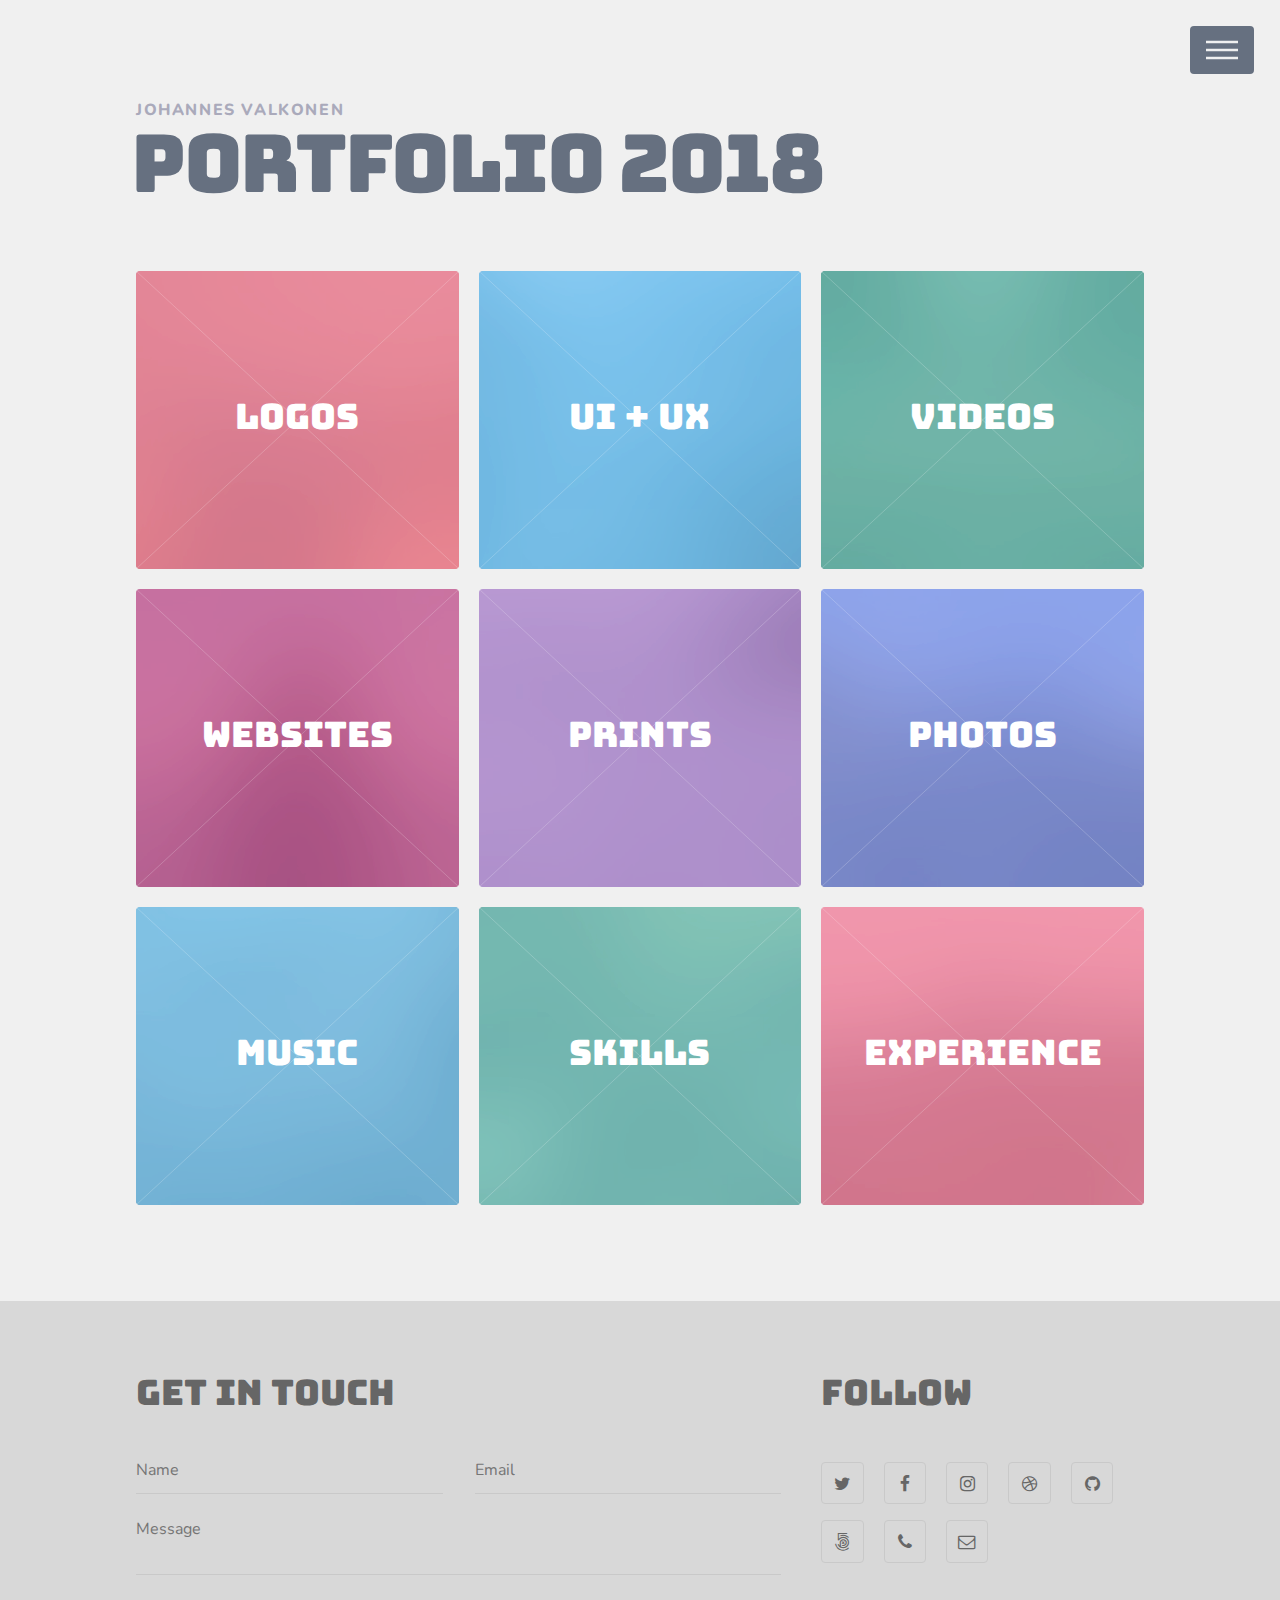
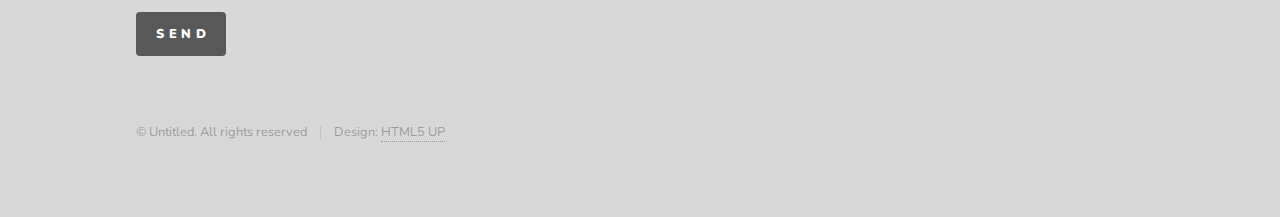
<file: index.html>
<!DOCTYPE HTML>
<!--
	Phantom by HTML5 UP
	html5up.net | @ajlkn
	Free for personal and commercial use under the CCA 3.0 license (html5up.net/license)
-->
<html>
	<head>
		<title>Portfolio Johannes Valkonen</title>
		<meta charset="utf-8" />
		<meta name="viewport" content="width=device-width, initial-scale=1" />
		<!--[if lte IE 8]><script src="assets/js/ie/html5shiv.js"></script><![endif]-->
		<link rel="stylesheet" href="assets/css/main.css" />
		<!--[if lte IE 9]><link rel="stylesheet" href="assets/css/ie9.css" /><![endif]-->
		<!--[if lte IE 8]><link rel="stylesheet" href="assets/css/ie8.css" /><![endif]-->
	</head>
	<body>
		<!-- Wrapper -->
			<div id="wrapper">

				<!-- Header -->
					<header id="header">
						<div class="inner">

							<!-- Logo -->
									<span class="logo">Johannes Valkonen</span>

							<!-- Nav -->
								<nav>
									<ul>
										<li><a href="#menu" style="color:#ffffff;">Menu</a></li>
									</ul>
								</nav>

						</div>
					</header>

				<!-- Menu -->
					<nav id="menu">
						<h2>BROWSE</h2>
						<ul>
							<li><a href="index.html">Work Samples</a></li>
							<li><a href="skills.html">Skills</a></li>
							<li><a href="experience.html">Experience</a></li>
						</ul>
					</nav>

				<!-- Main -->
					<div id="main">
						<div class="inner">
							<header>
								<h1>Portfolio 2018</h1>
							</header>

							<section class="tiles">
								<article class="style1">
									<span class="image">
										<img src="images/pic01.jpg" alt="" />
									</span>
									<a href="logos.html">
										<h2>Logos</h2>
										<div class="content">
											<p>Logos & symbols I've designed for various companies and projects.</p>
										</div>
									</a>
								</article>
								<article class="style2">
									<span class="image">
										<img src="images/pic02.jpg" alt="" />
									</span>
									<a href="uiux.html">
										<h2>UI + UX</h2>
										<div class="content">
											<p>User interfaces and experiences I've designed for various applications.</p>
										</div>
									</a>
								</article>
								<article class="style3">
									<span class="image">
										<img src="images/pic03.jpg" alt="" />
									</span>
									<a href="videos.html">
										<h2>Videos</h2>
										<div class="content">
											<p>Video and film projects I've been involved in in one or more roles.</p>
										</div>
									</a>
								</article>
								<article class="style4">
									<span class="image">
										<img src="images/pic04.jpg" alt="" />
									</span>
									<a href="websites.html">
										<h2>Websites</h2>
										<div class="content">
											<p>Websites I've designed (and sometimes built) for companies and projects.</p>
										</div>
									</a>
								</article>
								<article class="style5">
									<span class="image">
										<img src="images/pic05.jpg" alt="" />
									</span>
									<a href="prints.html">
										<h2>Prints</h2>
										<div class="content">
											<p>Print designs I've done for various purposes.</p>
										</div>
									</a>
								</article>
								<article class="style6">
									<span class="image">
										<img src="images/pic06.jpg" alt="" />
									</span>
									<a href="photos.html">
										<h2>Photos</h2>
										<div class="content">
											<p>Photos I've taken that I'm somewhat happy with.</p>
										</div>
									</a>
								</article>
								<article class="style2">
									<span class="image">
										<img src="images/pic07.jpg" alt="" />
									</span>
									<a href="music.html">
										<h2>Music</h2>
										<div class="content">
											<p>Music I've composed and produced for various projects.</p>
										</div>
									</a>
								</article>
								<article class="style3">
									<span class="image">
										<img src="images/pic08.jpg" alt="" />
									</span>
									<a href="skills.html">
										<h2>Skills</h2>
										<div class="content">
											<p>A breakdown of my knowledge of tools of my trade.</p>
										</div>
									</a>
								</article>
								<article class="style1">
									<span class="image">
										<img src="images/pic09.jpg" alt="" />
									</span>
									<a href="experience.html">
										<h2>Experience</h2>
										<div class="content">
											<p>My work experience described in more detail.</p>
										</div>
									</a>
								</article>
							</section>
						</div>
					</div>

				<!-- Footer -->
					<footer id="footer">
						<div class="inner">
							<section>
								<h2>Get in touch</h2>
								<form method="post" action="#">
									<div class="field half first">
										<input type="text" name="name" id="name" placeholder="Name" />
									</div>
									<div class="field half">
										<input type="email" name="email" id="email" placeholder="Email" />
									</div>
									<div class="field">
										<textarea name="message" id="message" placeholder="Message"></textarea>
									</div>
									<ul class="actions">
										<li><input type="submit" value="Send" class="special" /></li>
									</ul>
								</form>
							</section>
							<section>
								<h2>Follow</h2>
								<ul class="icons">
									<li><a href="#" class="icon style2 fa-twitter"><span class="label">Twitter</span></a></li>
									<li><a href="#" class="icon style2 fa-facebook"><span class="label">Facebook</span></a></li>
									<li><a href="#" class="icon style2 fa-instagram"><span class="label">Instagram</span></a></li>
									<li><a href="#" class="icon style2 fa-dribbble"><span class="label">Dribbble</span></a></li>
									<li><a href="#" class="icon style2 fa-github"><span class="label">GitHub</span></a></li>
									<li><a href="#" class="icon style2 fa-500px"><span class="label">500px</span></a></li>
									<li><a href="#" class="icon style2 fa-phone"><span class="label">Phone</span></a></li>
									<li><a href="#" class="icon style2 fa-envelope-o"><span class="label">Email</span></a></li>
								</ul>
							</section>
							<ul class="copyright">
								<li>&copy; Untitled. All rights reserved</li><li>Design: <a href="http://html5up.net">HTML5 UP</a></li>
							</ul>
						</div>
					</footer>

			</div>

		<!-- Scripts -->
			<script src="assets/js/jquery.min.js"></script>
			<script src="assets/js/skel.min.js"></script>
			<script src="assets/js/util.js"></script>
			<!--[if lte IE 8]><script src="assets/js/ie/respond.min.js"></script><![endif]-->
			<script src="assets/js/main.js"></script>

	</body>
</html>
</file>
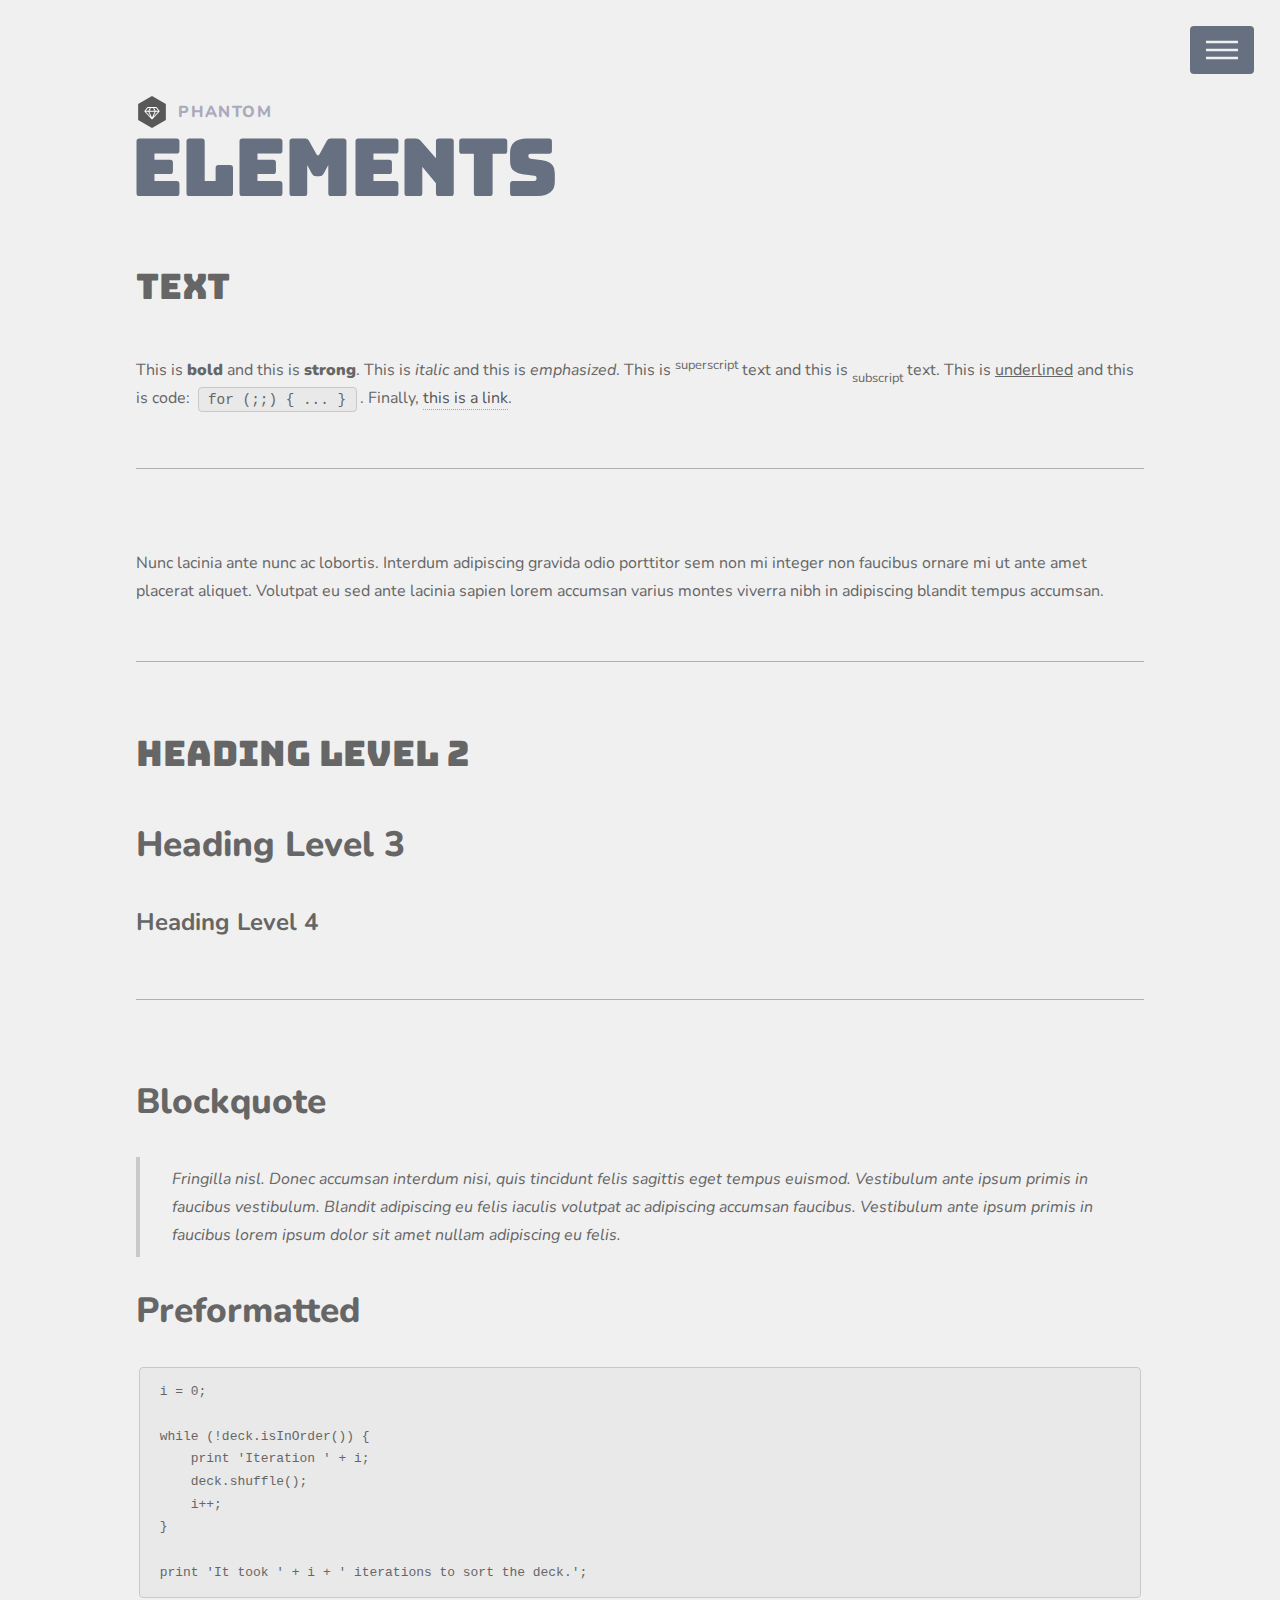
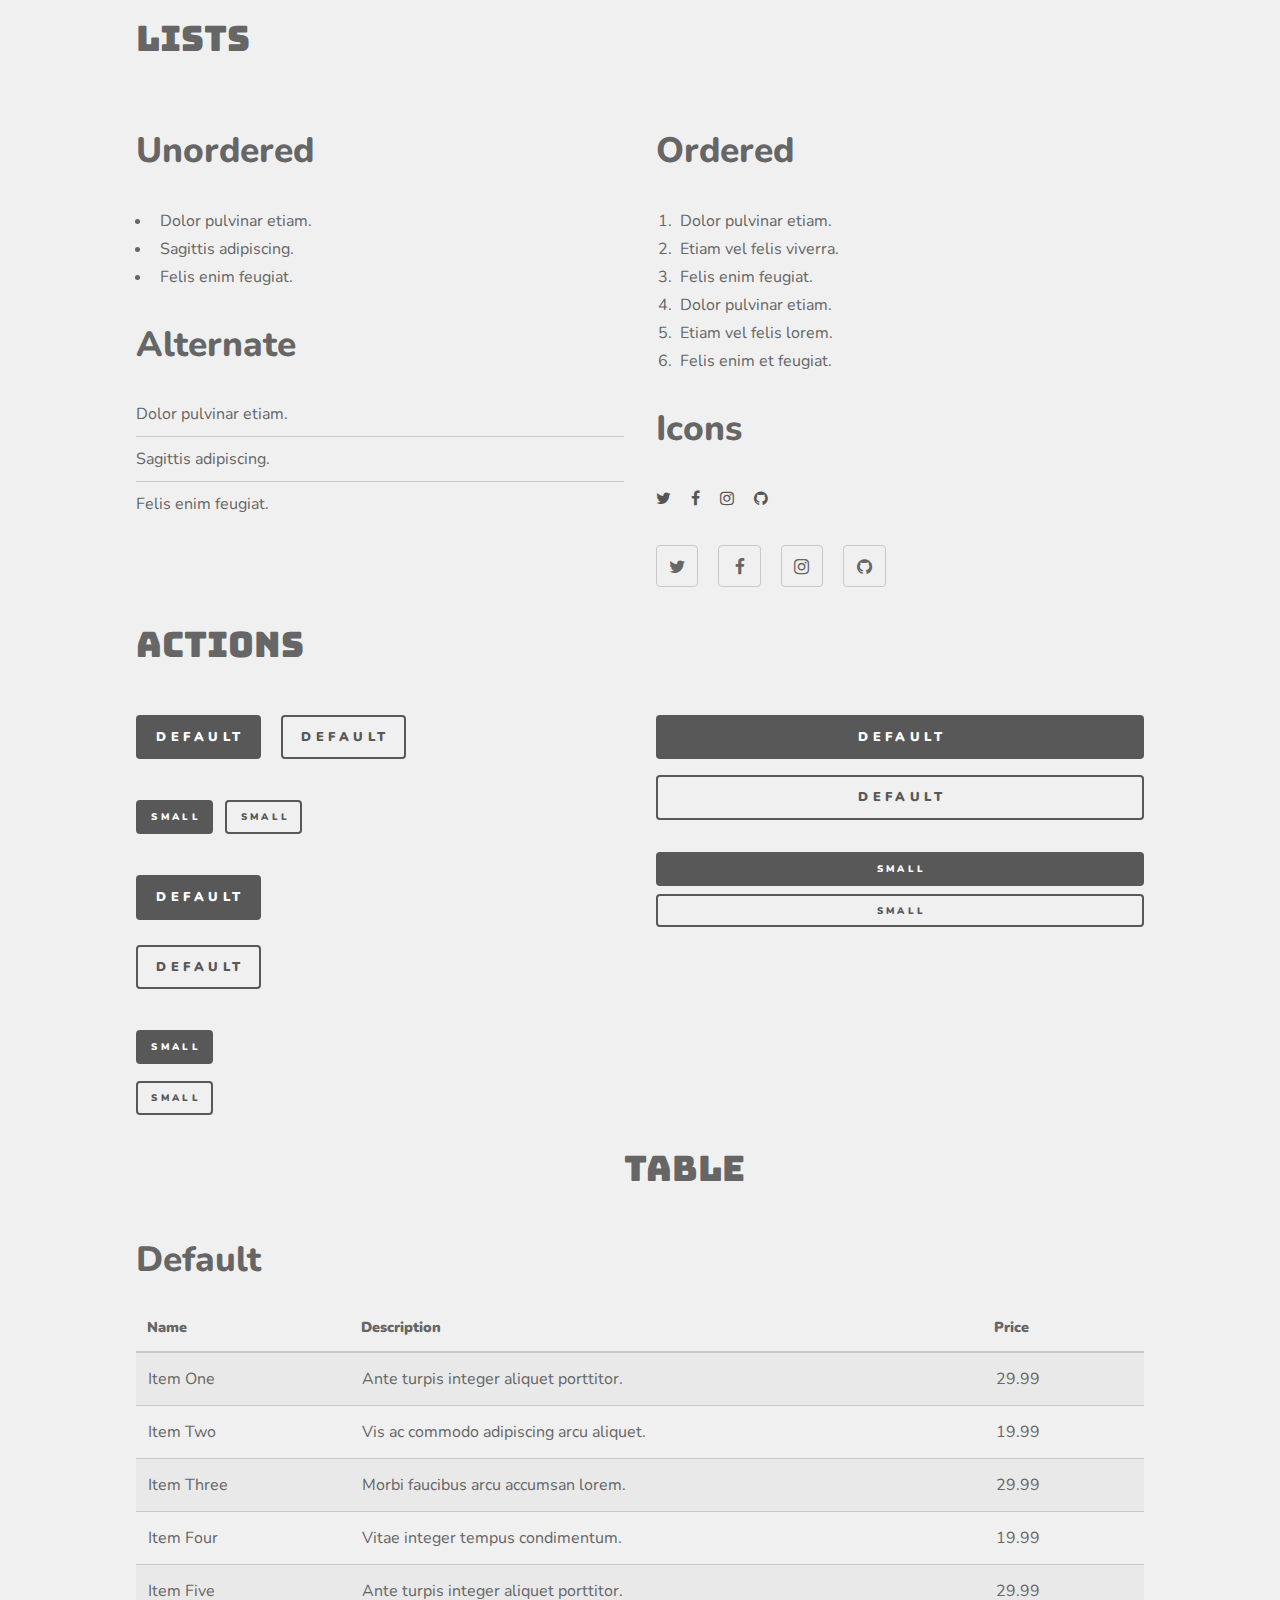
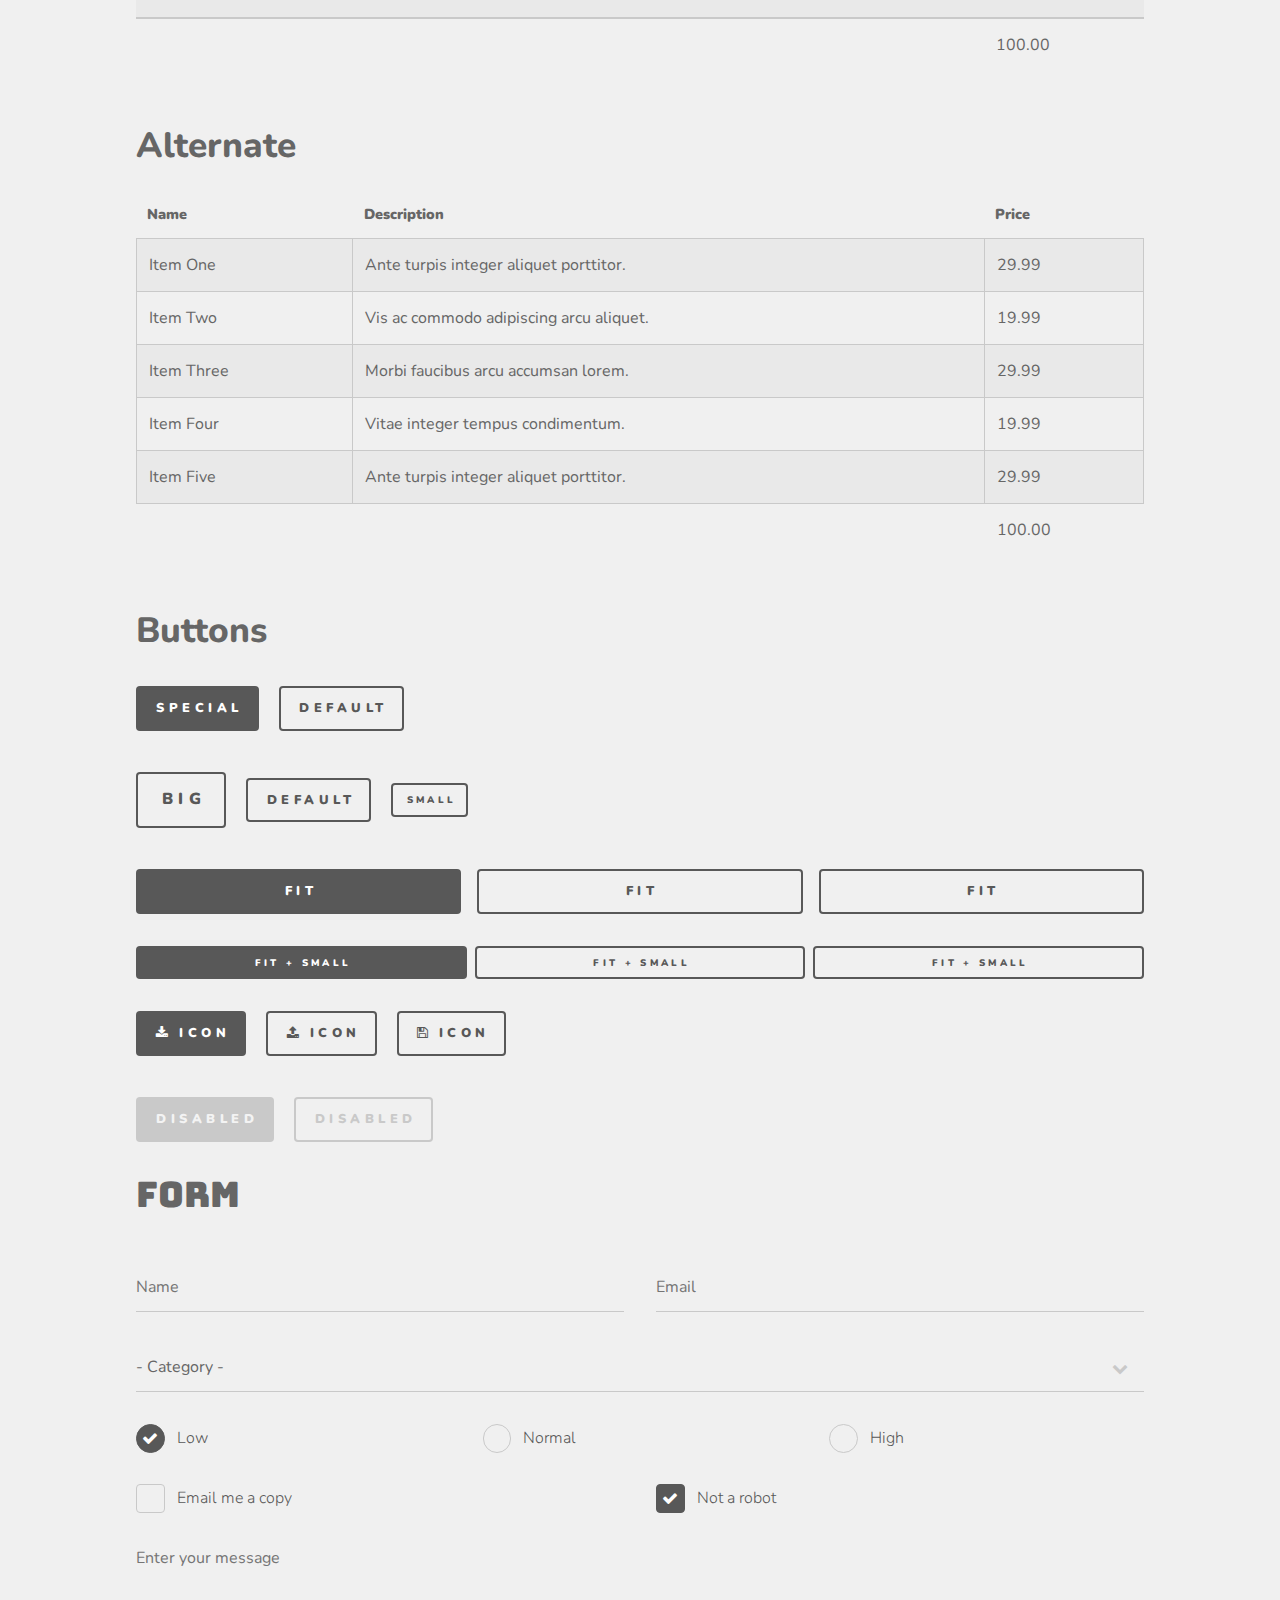
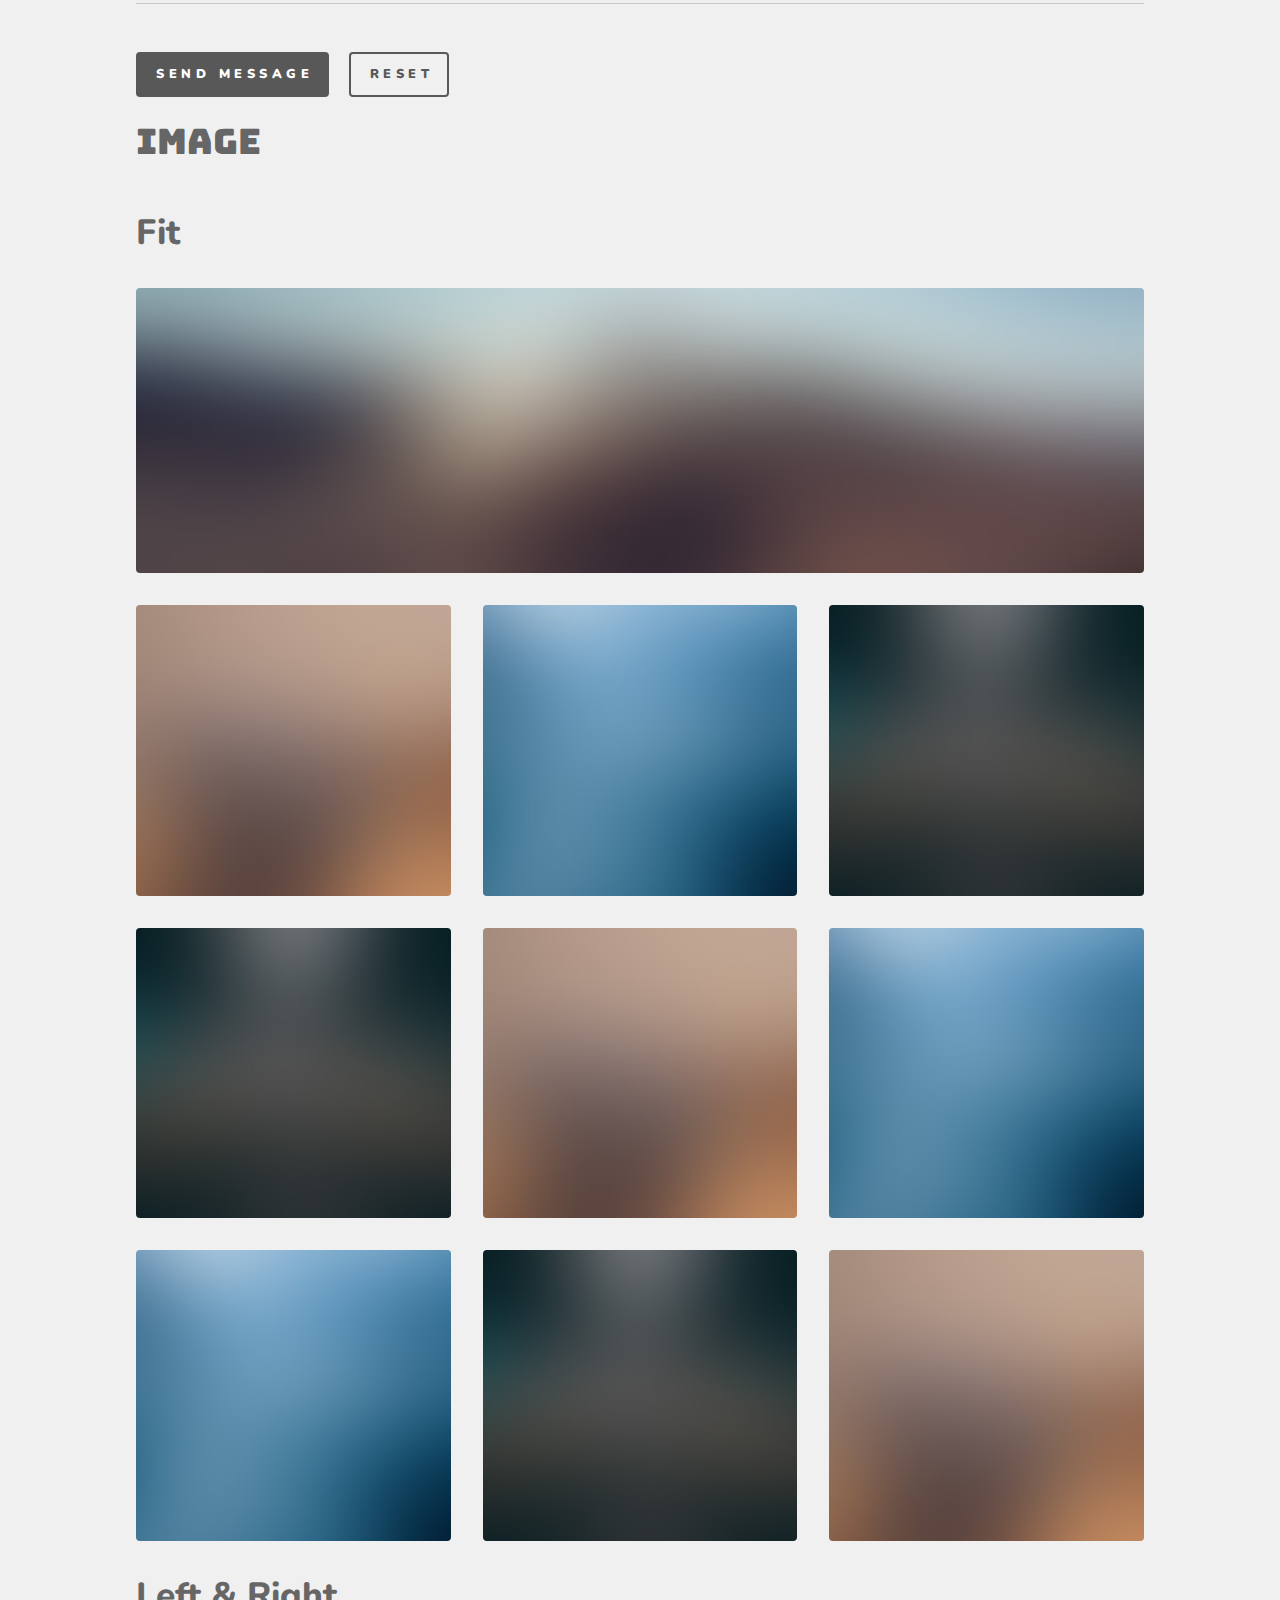
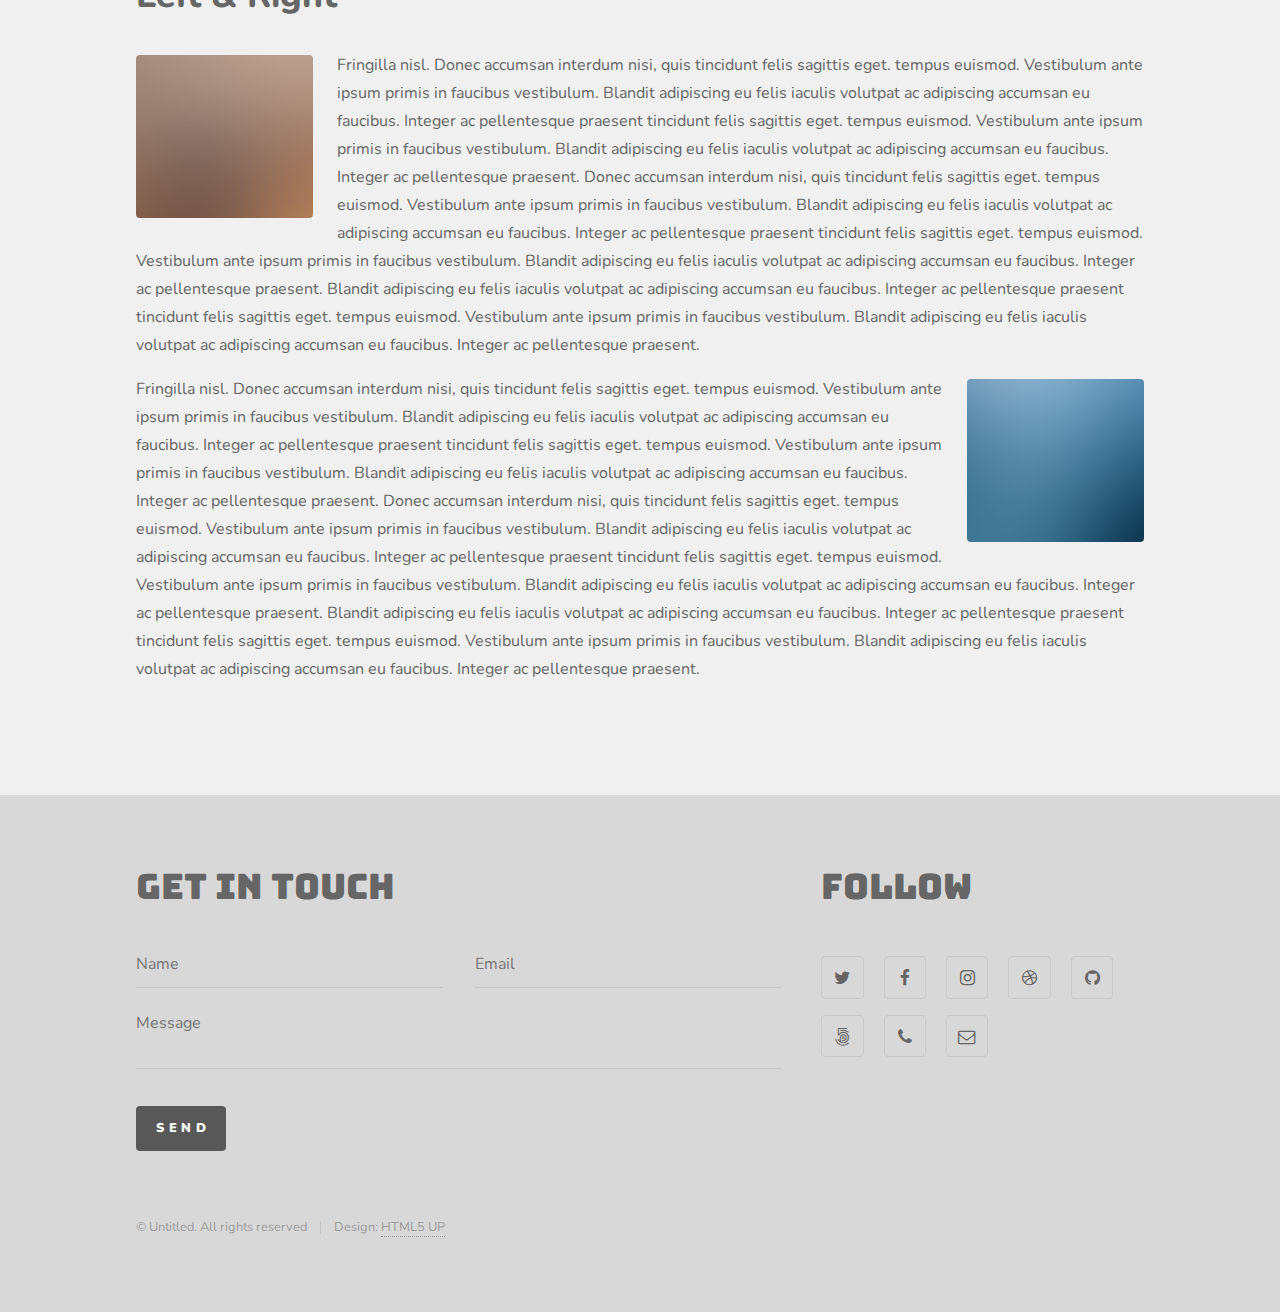
<file: elements.html>
<!DOCTYPE HTML>
<!--
	Phantom by HTML5 UP
	html5up.net | @ajlkn
	Free for personal and commercial use under the CCA 3.0 license (html5up.net/license)
-->
<html>
	<head>
		<title>Elements - Phantom by HTML5 UP</title>
		<meta charset="utf-8" />
		<meta name="viewport" content="width=device-width, initial-scale=1" />
		<!--[if lte IE 8]><script src="assets/js/ie/html5shiv.js"></script><![endif]-->
		<link rel="stylesheet" href="assets/css/main.css" />
		<!--[if lte IE 9]><link rel="stylesheet" href="assets/css/ie9.css" /><![endif]-->
		<!--[if lte IE 8]><link rel="stylesheet" href="assets/css/ie8.css" /><![endif]-->
	</head>
	<body>
		<!-- Wrapper -->
			<div id="wrapper">

				<!-- Header -->
					<header id="header">
						<div class="inner">

							<!-- Logo -->
								<a href="index.html" class="logo">
									<span class="symbol"><img src="images/logo.svg" alt="" /></span><span class="title">Phantom</span>
								</a>

							<!-- Nav -->
								<nav>
									<ul>
										<li><a href="#menu">Menu</a></li>
									</ul>
								</nav>

						</div>
					</header>

				<!-- Menu -->
					<nav id="menu">
						<h2>Menu</h2>
						<ul>
							<li><a href="index.html">Home</a></li>
							<li><a href="generic.html">Ipsum veroeros</a></li>
							<li><a href="generic.html">Tempus etiam</a></li>
							<li><a href="generic.html">Consequat dolor</a></li>
							<li><a href="elements.html">Elements</a></li>
						</ul>
					</nav>

				<!-- Main -->
					<div id="main">
						<div class="inner">
							<h1>Elements</h1>

							<!-- Text -->
								<section>
									<h2>Text</h2>
									<p>This is <b>bold</b> and this is <strong>strong</strong>. This is <i>italic</i> and this is <em>emphasized</em>.
									This is <sup>superscript</sup> text and this is <sub>subscript</sub> text.
									This is <u>underlined</u> and this is code: <code>for (;;) { ... }</code>. Finally, <a href="#">this is a link</a>.</p>
									<hr />
									<p>Nunc lacinia ante nunc ac lobortis. Interdum adipiscing gravida odio porttitor sem non mi integer non faucibus ornare mi ut ante amet placerat aliquet. Volutpat eu sed ante lacinia sapien lorem accumsan varius montes viverra nibh in adipiscing blandit tempus accumsan.</p>
									<hr />
									<h2>Heading Level 2</h2>
									<h3>Heading Level 3</h3>
									<h4>Heading Level 4</h4>
									<hr />
									<h3>Blockquote</h3>
									<blockquote>Fringilla nisl. Donec accumsan interdum nisi, quis tincidunt felis sagittis eget tempus euismod. Vestibulum ante ipsum primis in faucibus vestibulum. Blandit adipiscing eu felis iaculis volutpat ac adipiscing accumsan faucibus. Vestibulum ante ipsum primis in faucibus lorem ipsum dolor sit amet nullam adipiscing eu felis.</blockquote>
									<h3>Preformatted</h3>
									<pre><code>i = 0;

while (!deck.isInOrder()) {
    print 'Iteration ' + i;
    deck.shuffle();
    i++;
}

print 'It took ' + i + ' iterations to sort the deck.';</code></pre>
								</section>

							<!-- Lists -->
								<section>
									<h2>Lists</h2>
									<div class="row">
										<div class="6u 12u$(medium)">
											<h3>Unordered</h3>
											<ul>
												<li>Dolor pulvinar etiam.</li>
												<li>Sagittis adipiscing.</li>
												<li>Felis enim feugiat.</li>
											</ul>
											<h3>Alternate</h3>
											<ul class="alt">
												<li>Dolor pulvinar etiam.</li>
												<li>Sagittis adipiscing.</li>
												<li>Felis enim feugiat.</li>
											</ul>
										</div>
										<div class="6u$ 12u$(medium)">
											<h3>Ordered</h3>
											<ol>
												<li>Dolor pulvinar etiam.</li>
												<li>Etiam vel felis viverra.</li>
												<li>Felis enim feugiat.</li>
												<li>Dolor pulvinar etiam.</li>
												<li>Etiam vel felis lorem.</li>
												<li>Felis enim et feugiat.</li>
											</ol>
											<h3>Icons</h3>
											<ul class="icons">
												<li><a href="#" class="icon style1 fa-twitter"><span class="label">Twitter</span></a></li>
												<li><a href="#" class="icon style1 fa-facebook"><span class="label">Facebook</span></a></li>
												<li><a href="#" class="icon style1 fa-instagram"><span class="label">Instagram</span></a></li>
												<li><a href="#" class="icon style1 fa-github"><span class="label">Github</span></a></li>
											</ul>
											<ul class="icons">
												<li><a href="#" class="icon style2 fa-twitter"><span class="label">Twitter</span></a></li>
												<li><a href="#" class="icon style2 fa-facebook"><span class="label">Facebook</span></a></li>
												<li><a href="#" class="icon style2 fa-instagram"><span class="label">Instagram</span></a></li>
												<li><a href="#" class="icon style2 fa-github"><span class="label">Github</span></a></li>
											</ul>
										</div>
									</div>
									<h2>Actions</h2>
									<div class="row">
										<div class="6u 12u$(medium)">
											<ul class="actions">
												<li><a href="#" class="button special">Default</a></li>
												<li><a href="#" class="button">Default</a></li>
											</ul>
											<ul class="actions small">
												<li><a href="#" class="button special small">Small</a></li>
												<li><a href="#" class="button small">Small</a></li>
											</ul>
											<ul class="actions vertical">
												<li><a href="#" class="button special">Default</a></li>
												<li><a href="#" class="button">Default</a></li>
											</ul>
											<ul class="actions vertical small">
												<li><a href="#" class="button special small">Small</a></li>
												<li><a href="#" class="button small">Small</a></li>
											</ul>
										</div>
										<div class="6u 12u$(medium)">
											<ul class="actions vertical">
												<li><a href="#" class="button special fit">Default</a></li>
												<li><a href="#" class="button fit">Default</a></li>
											</ul>
											<ul class="actions vertical small">
												<li><a href="#" class="button special small fit">Small</a></li>
												<li><a href="#" class="button small fit">Small</a></li>
											</ul>
										</div>
									</div>
								</section>

							<!-- Table -->
								<section>
									<h2>Table</h2>
									<h3>Default</h3>
									<div class="table-wrapper">
										<table>
											<thead>
												<tr>
													<th>Name</th>
													<th>Description</th>
													<th>Price</th>
												</tr>
											</thead>
											<tbody>
												<tr>
													<td>Item One</td>
													<td>Ante turpis integer aliquet porttitor.</td>
													<td>29.99</td>
												</tr>
												<tr>
													<td>Item Two</td>
													<td>Vis ac commodo adipiscing arcu aliquet.</td>
													<td>19.99</td>
												</tr>
												<tr>
													<td>Item Three</td>
													<td> Morbi faucibus arcu accumsan lorem.</td>
													<td>29.99</td>
												</tr>
												<tr>
													<td>Item Four</td>
													<td>Vitae integer tempus condimentum.</td>
													<td>19.99</td>
												</tr>
												<tr>
													<td>Item Five</td>
													<td>Ante turpis integer aliquet porttitor.</td>
													<td>29.99</td>
												</tr>
											</tbody>
											<tfoot>
												<tr>
													<td colspan="2"></td>
													<td>100.00</td>
												</tr>
											</tfoot>
										</table>
									</div>

									<h3>Alternate</h3>
									<div class="table-wrapper">
										<table class="alt">
											<thead>
												<tr>
													<th>Name</th>
													<th>Description</th>
													<th>Price</th>
												</tr>
											</thead>
											<tbody>
												<tr>
													<td>Item One</td>
													<td>Ante turpis integer aliquet porttitor.</td>
													<td>29.99</td>
												</tr>
												<tr>
													<td>Item Two</td>
													<td>Vis ac commodo adipiscing arcu aliquet.</td>
													<td>19.99</td>
												</tr>
												<tr>
													<td>Item Three</td>
													<td> Morbi faucibus arcu accumsan lorem.</td>
													<td>29.99</td>
												</tr>
												<tr>
													<td>Item Four</td>
													<td>Vitae integer tempus condimentum.</td>
													<td>19.99</td>
												</tr>
												<tr>
													<td>Item Five</td>
													<td>Ante turpis integer aliquet porttitor.</td>
													<td>29.99</td>
												</tr>
											</tbody>
											<tfoot>
												<tr>
													<td colspan="2"></td>
													<td>100.00</td>
												</tr>
											</tfoot>
										</table>
									</div>
								</section>

							<!-- Buttons -->
								<section>
									<h3>Buttons</h3>
									<ul class="actions">
										<li><a href="#" class="button special">Special</a></li>
										<li><a href="#" class="button">Default</a></li>
									</ul>
									<ul class="actions">
										<li><a href="#" class="button big">Big</a></li>
										<li><a href="#" class="button">Default</a></li>
										<li><a href="#" class="button small">Small</a></li>
									</ul>
									<ul class="actions fit">
										<li><a href="#" class="button special fit">Fit</a></li>
										<li><a href="#" class="button fit">Fit</a></li>
										<li><a href="#" class="button fit">Fit</a></li>
									</ul>
									<ul class="actions fit small">
										<li><a href="#" class="button special fit small">Fit + Small</a></li>
										<li><a href="#" class="button fit small">Fit + Small</a></li>
										<li><a href="#" class="button fit small">Fit + Small</a></li>
									</ul>
									<ul class="actions">
										<li><a href="#" class="button special icon fa-download">Icon</a></li>
										<li><a href="#" class="button icon fa-upload">Icon</a></li>
										<li><a href="#" class="button icon fa-save">Icon</a></li>
									</ul>
									<ul class="actions">
										<li><span class="button special disabled">Disabled</span></li>
										<li><span class="button disabled">Disabled</span></li>
									</ul>
								</section>

							<!-- Form -->
								<section>
									<h2>Form</h2>
									<form method="post" action="#">
										<div class="row uniform">
											<div class="6u 12u$(xsmall)">
												<input type="text" name="demo-name" id="demo-name" value="" placeholder="Name" />
											</div>
											<div class="6u$ 12u$(xsmall)">
												<input type="email" name="demo-email" id="demo-email" value="" placeholder="Email" />
											</div>
											<div class="12u$">
												<div class="select-wrapper">
													<select name="demo-category" id="demo-category">
														<option value="">- Category -</option>
														<option value="1">Manufacturing</option>
														<option value="1">Shipping</option>
														<option value="1">Administration</option>
														<option value="1">Human Resources</option>
													</select>
												</div>
											</div>
											<div class="4u 12u$(small)">
												<input type="radio" id="demo-priority-low" name="demo-priority" checked>
												<label for="demo-priority-low">Low</label>
											</div>
											<div class="4u 12u$(small)">
												<input type="radio" id="demo-priority-normal" name="demo-priority">
												<label for="demo-priority-normal">Normal</label>
											</div>
											<div class="4u$ 12u$(small)">
												<input type="radio" id="demo-priority-high" name="demo-priority">
												<label for="demo-priority-high">High</label>
											</div>
											<div class="6u 12u$(small)">
												<input type="checkbox" id="demo-copy" name="demo-copy">
												<label for="demo-copy">Email me a copy</label>
											</div>
											<div class="6u$ 12u$(small)">
												<input type="checkbox" id="demo-human" name="demo-human" checked>
												<label for="demo-human">Not a robot</label>
											</div>
											<div class="12u$">
												<textarea name="demo-message" id="demo-message" placeholder="Enter your message" rows="6"></textarea>
											</div>
											<div class="12u$">
												<ul class="actions">
													<li><input type="submit" value="Send Message" class="special" /></li>
													<li><input type="reset" value="Reset" /></li>
												</ul>
											</div>
										</div>
									</form>
								</section>

							<!-- Image -->
								<section>
									<h2>Image</h2>
									<h3>Fit</h3>
									<div class="box alt">
										<div class="row uniform">
											<div class="12u$"><span class="image fit"><img src="images/pic13.jpg" alt="" /></span></div>
											<div class="4u"><span class="image fit"><img src="images/pic01.jpg" alt="" /></span></div>
											<div class="4u"><span class="image fit"><img src="images/pic02.jpg" alt="" /></span></div>
											<div class="4u$"><span class="image fit"><img src="images/pic03.jpg" alt="" /></span></div>
											<div class="4u"><span class="image fit"><img src="images/pic03.jpg" alt="" /></span></div>
											<div class="4u"><span class="image fit"><img src="images/pic01.jpg" alt="" /></span></div>
											<div class="4u$"><span class="image fit"><img src="images/pic02.jpg" alt="" /></span></div>
											<div class="4u"><span class="image fit"><img src="images/pic02.jpg" alt="" /></span></div>
											<div class="4u"><span class="image fit"><img src="images/pic03.jpg" alt="" /></span></div>
											<div class="4u$"><span class="image fit"><img src="images/pic01.jpg" alt="" /></span></div>
										</div>
									</div>
									<h3>Left &amp; Right</h3>
									<p><span class="image left"><img src="images/pic14.jpg" alt="" /></span>Fringilla nisl. Donec accumsan interdum nisi, quis tincidunt felis sagittis eget. tempus euismod. Vestibulum ante ipsum primis in faucibus vestibulum. Blandit adipiscing eu felis iaculis volutpat ac adipiscing accumsan eu faucibus. Integer ac pellentesque praesent tincidunt felis sagittis eget. tempus euismod. Vestibulum ante ipsum primis in faucibus vestibulum. Blandit adipiscing eu felis iaculis volutpat ac adipiscing accumsan eu faucibus. Integer ac pellentesque praesent. Donec accumsan interdum nisi, quis tincidunt felis sagittis eget. tempus euismod. Vestibulum ante ipsum primis in faucibus vestibulum. Blandit adipiscing eu felis iaculis volutpat ac adipiscing accumsan eu faucibus. Integer ac pellentesque praesent tincidunt felis sagittis eget. tempus euismod. Vestibulum ante ipsum primis in faucibus vestibulum. Blandit adipiscing eu felis iaculis volutpat ac adipiscing accumsan eu faucibus. Integer ac pellentesque praesent. Blandit adipiscing eu felis iaculis volutpat ac adipiscing accumsan eu faucibus. Integer ac pellentesque praesent tincidunt felis sagittis eget. tempus euismod. Vestibulum ante ipsum primis in faucibus vestibulum. Blandit adipiscing eu felis iaculis volutpat ac adipiscing accumsan eu faucibus. Integer ac pellentesque praesent.</p>
									<p><span class="image right"><img src="images/pic15.jpg" alt="" /></span>Fringilla nisl. Donec accumsan interdum nisi, quis tincidunt felis sagittis eget. tempus euismod. Vestibulum ante ipsum primis in faucibus vestibulum. Blandit adipiscing eu felis iaculis volutpat ac adipiscing accumsan eu faucibus. Integer ac pellentesque praesent tincidunt felis sagittis eget. tempus euismod. Vestibulum ante ipsum primis in faucibus vestibulum. Blandit adipiscing eu felis iaculis volutpat ac adipiscing accumsan eu faucibus. Integer ac pellentesque praesent. Donec accumsan interdum nisi, quis tincidunt felis sagittis eget. tempus euismod. Vestibulum ante ipsum primis in faucibus vestibulum. Blandit adipiscing eu felis iaculis volutpat ac adipiscing accumsan eu faucibus. Integer ac pellentesque praesent tincidunt felis sagittis eget. tempus euismod. Vestibulum ante ipsum primis in faucibus vestibulum. Blandit adipiscing eu felis iaculis volutpat ac adipiscing accumsan eu faucibus. Integer ac pellentesque praesent. Blandit adipiscing eu felis iaculis volutpat ac adipiscing accumsan eu faucibus. Integer ac pellentesque praesent tincidunt felis sagittis eget. tempus euismod. Vestibulum ante ipsum primis in faucibus vestibulum. Blandit adipiscing eu felis iaculis volutpat ac adipiscing accumsan eu faucibus. Integer ac pellentesque praesent.</p>
								</section>

						</div>
					</div>

				<!-- Footer -->
					<footer id="footer">
						<div class="inner">
							<section>
								<h2>Get in touch</h2>
								<form method="post" action="#">
									<div class="field half first">
										<input type="text" name="name" id="name" placeholder="Name" />
									</div>
									<div class="field half">
										<input type="email" name="email" id="email" placeholder="Email" />
									</div>
									<div class="field">
										<textarea name="message" id="message" placeholder="Message"></textarea>
									</div>
									<ul class="actions">
										<li><input type="submit" value="Send" class="special" /></li>
									</ul>
								</form>
							</section>
							<section>
								<h2>Follow</h2>
								<ul class="icons">
									<li><a href="#" class="icon style2 fa-twitter"><span class="label">Twitter</span></a></li>
									<li><a href="#" class="icon style2 fa-facebook"><span class="label">Facebook</span></a></li>
									<li><a href="#" class="icon style2 fa-instagram"><span class="label">Instagram</span></a></li>
									<li><a href="#" class="icon style2 fa-dribbble"><span class="label">Dribbble</span></a></li>
									<li><a href="#" class="icon style2 fa-github"><span class="label">GitHub</span></a></li>
									<li><a href="#" class="icon style2 fa-500px"><span class="label">500px</span></a></li>
									<li><a href="#" class="icon style2 fa-phone"><span class="label">Phone</span></a></li>
									<li><a href="#" class="icon style2 fa-envelope-o"><span class="label">Email</span></a></li>
								</ul>
							</section>
							<ul class="copyright">
								<li>&copy; Untitled. All rights reserved</li><li>Design: <a href="http://html5up.net">HTML5 UP</a></li>
							</ul>
						</div>
					</footer>

			</div>

		<!-- Scripts -->
			<script src="assets/js/jquery.min.js"></script>
			<script src="assets/js/skel.min.js"></script>
			<script src="assets/js/util.js"></script>
			<!--[if lte IE 8]><script src="assets/js/ie/respond.min.js"></script><![endif]-->
			<script src="assets/js/main.js"></script>

	</body>
</html>
</file>
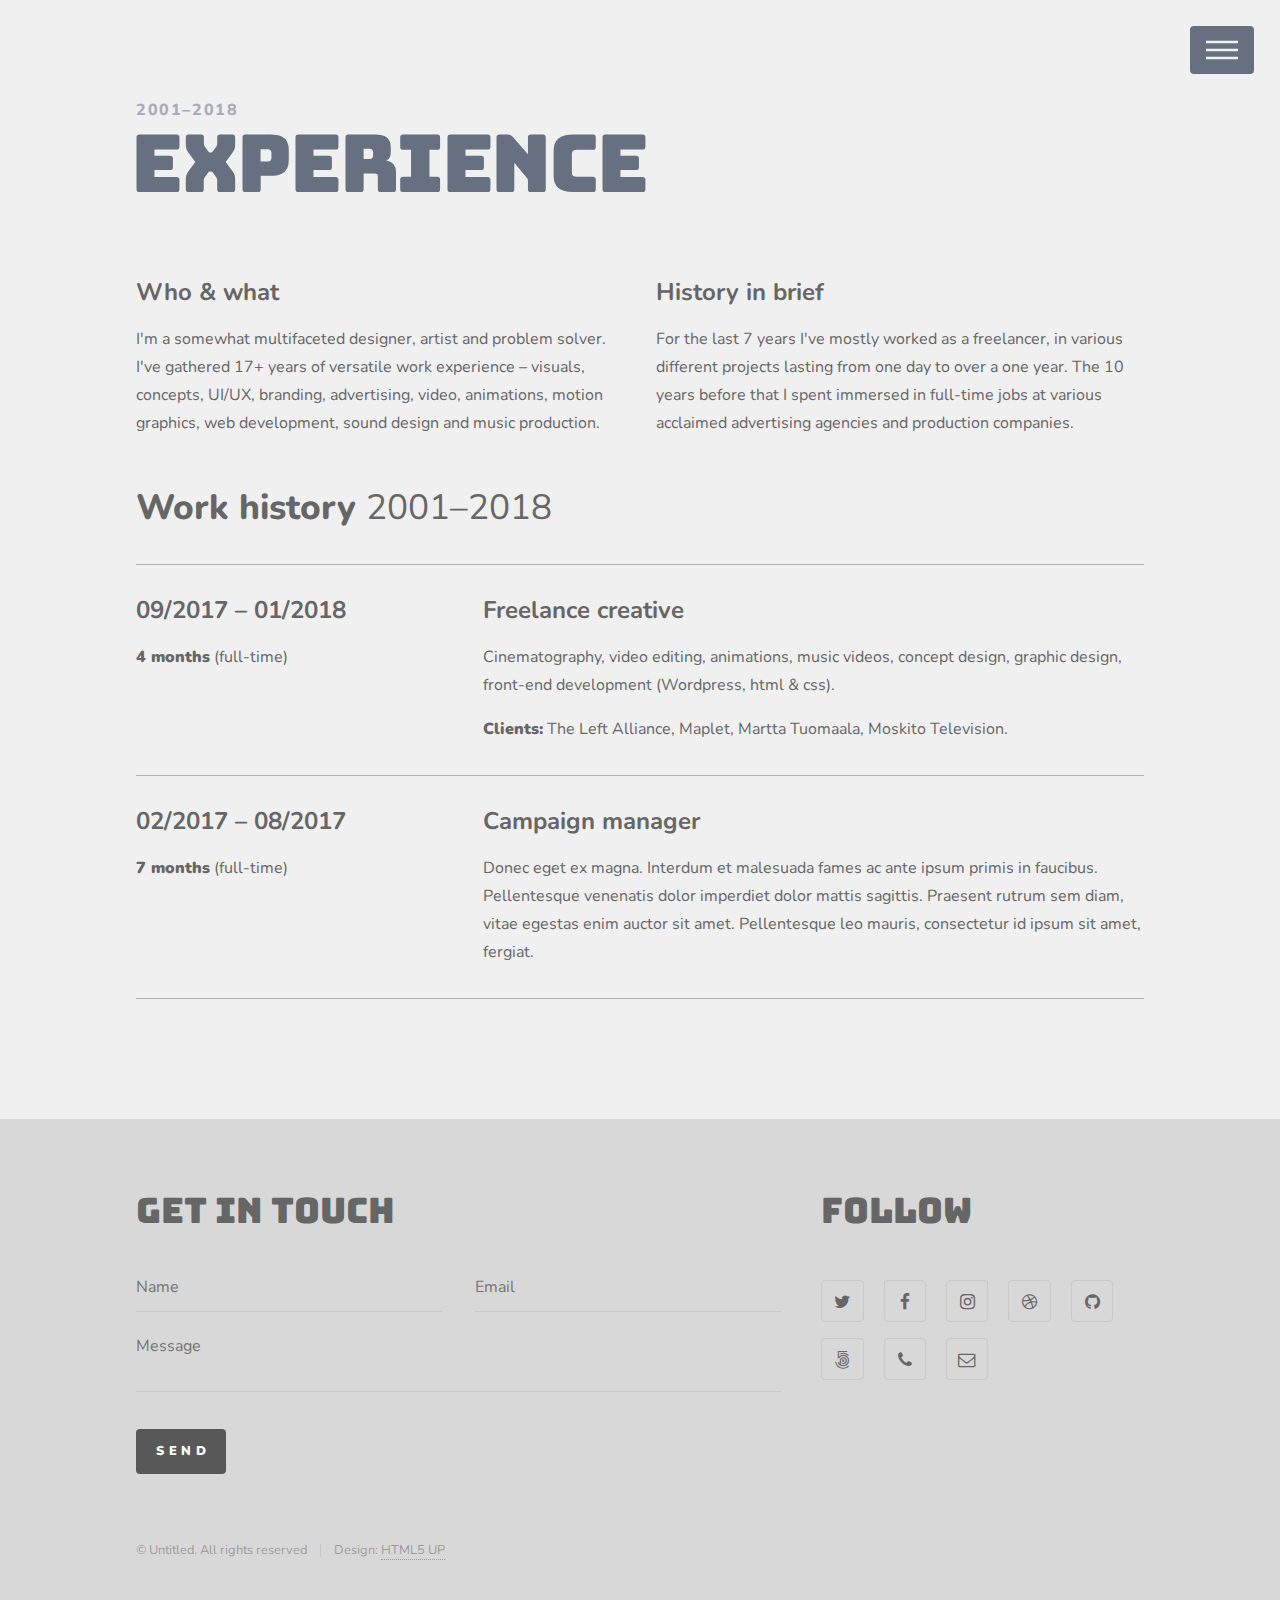
<file: experience.html>
<!DOCTYPE HTML>
<!--
	Phantom by HTML5 UP
	html5up.net | @ajlkn
	Free for personal and commercial use under the CCA 3.0 license (html5up.net/license)
-->
<html>
	<head>
		<title>Experience - Portfolio Johannes Valkonen</title>
		<meta charset="utf-8" />
		<meta name="viewport" content="width=device-width, initial-scale=1" />
		<!--[if lte IE 8]><script src="assets/js/ie/html5shiv.js"></script><![endif]-->
		<link rel="stylesheet" href="assets/css/main.css" />
		<!--[if lte IE 9]><link rel="stylesheet" href="assets/css/ie9.css" /><![endif]-->
		<!--[if lte IE 8]><link rel="stylesheet" href="assets/css/ie8.css" /><![endif]-->
	</head>
	<body>
		<!-- Wrapper -->
			<div id="wrapper">

				<!-- Header -->
					<header id="header">
						<div class="inner">

							<!-- Logo -->
									<span class="logo">2001–2018</span>

							<!-- Nav -->
								<nav>
									<ul>
										<li><a href="#menu">Menu</a></li>
									</ul>
								</nav>

						</div>
					</header>

				<!-- Menu -->
					<nav id="menu">
						<h2>Menu</h2>
						<ul>
							<li><a href="index.html">Work Samples</a></li>
							<li><a href="skills.html">Skills</a></li>
							<li><a href="experience.html">Experience</a></li>
						</ul>
					</nav>

				<!-- Main -->
					<div id="main">
						<div class="inner">

							<h1>Experience</h1>

							<div class="row" style="margin-bottom:2em;">
								<div class="6u 12u$(medium)" style="padding-right:1em;">
								<h4>Who & what</h4>
								<p>I'm a somewhat multifaceted designer, artist and problem solver. I've gathered 17+ years of versatile work experience – visuals, concepts, UI/UX, branding, advertising, video, animations, motion graphics, web development, sound design and music production.</p>
								</div>
								<div class="6u 12u$(medium)">
								<h4>History in brief</h4>
								<p>For the last 7 years I've mostly worked as a freelancer, in various different projects lasting from one day to over a one year. The 10 years before that I spent immersed in full-time jobs at various acclaimed advertising agencies and production companies.</p>
								</div>
							</div>
							
							<h3>Work history <span class="light_h3">2001–2018</span></h3>

							<hr class="narrow" />

							<div class="row">
								<div class="4u 12u$(medium)" style="padding-right:2em;">
									<h4>09/2017 – 01/2018</h4>
									<p><b>4 months</b> (full-time)</p>
								</div>
								<div class="8u 12u$(medium)">
									<h4>Freelance creative</h4>
									<p>
									Cinematography, video editing, animations, music videos, concept design, graphic design, front-end development (Wordpress, html & css). 
									</p>
									<p>
									<b>Clients:</b> The Left Alliance, Maplet, Martta Tuomaala, Moskito Television.
									</p>
								</div>
							</div>

							<hr class="narrow" />

							<div class="row">
								<div class="4u 12u$(medium)" style="padding-right:2em;">
									<h4>02/2017 – 08/2017</h4>
									<p><b>7 months</b> (full-time)</p>
								</div>
								<div class="8u 12u$(medium)">
									<h4>Campaign manager</h4>
									<p>
									Donec eget ex magna. Interdum et malesuada fames ac ante ipsum primis in faucibus. Pellentesque venenatis dolor imperdiet dolor mattis sagittis. Praesent rutrum sem diam, vitae egestas enim auctor sit amet. Pellentesque leo mauris, consectetur id ipsum sit amet, fergiat.
									</p>
								</div>
							</div>


							<hr class="narrow" />
							
						</div>
					</div>

				<!-- Footer -->
					<footer id="footer">
						<div class="inner">
							<section>
								<h2>Get in touch</h2>
								<form method="post" action="#">
									<div class="field half first">
										<input type="text" name="name" id="name" placeholder="Name" />
									</div>
									<div class="field half">
										<input type="email" name="email" id="email" placeholder="Email" />
									</div>
									<div class="field">
										<textarea name="message" id="message" placeholder="Message"></textarea>
									</div>
									<ul class="actions">
										<li><input type="submit" value="Send" class="special" /></li>
									</ul>
								</form>
							</section>
							<section>
								<h2>Follow</h2>
								<ul class="icons">
									<li><a href="#" class="icon style2 fa-twitter"><span class="label">Twitter</span></a></li>
									<li><a href="#" class="icon style2 fa-facebook"><span class="label">Facebook</span></a></li>
									<li><a href="#" class="icon style2 fa-instagram"><span class="label">Instagram</span></a></li>
									<li><a href="#" class="icon style2 fa-dribbble"><span class="label">Dribbble</span></a></li>
									<li><a href="#" class="icon style2 fa-github"><span class="label">GitHub</span></a></li>
									<li><a href="#" class="icon style2 fa-500px"><span class="label">500px</span></a></li>
									<li><a href="#" class="icon style2 fa-phone"><span class="label">Phone</span></a></li>
									<li><a href="#" class="icon style2 fa-envelope-o"><span class="label">Email</span></a></li>
								</ul>
							</section>
							<ul class="copyright">
								<li>&copy; Untitled. All rights reserved</li><li>Design: <a href="http://html5up.net">HTML5 UP</a></li>
							</ul>
						</div>
					</footer>

			</div>

		<!-- Scripts -->
			<script src="assets/js/jquery.min.js"></script>
			<script src="assets/js/skel.min.js"></script>
			<script src="assets/js/util.js"></script>
			<!--[if lte IE 8]><script src="assets/js/ie/respond.min.js"></script><![endif]-->
			<script src="assets/js/main.js"></script>

	</body>
</html>
</file>
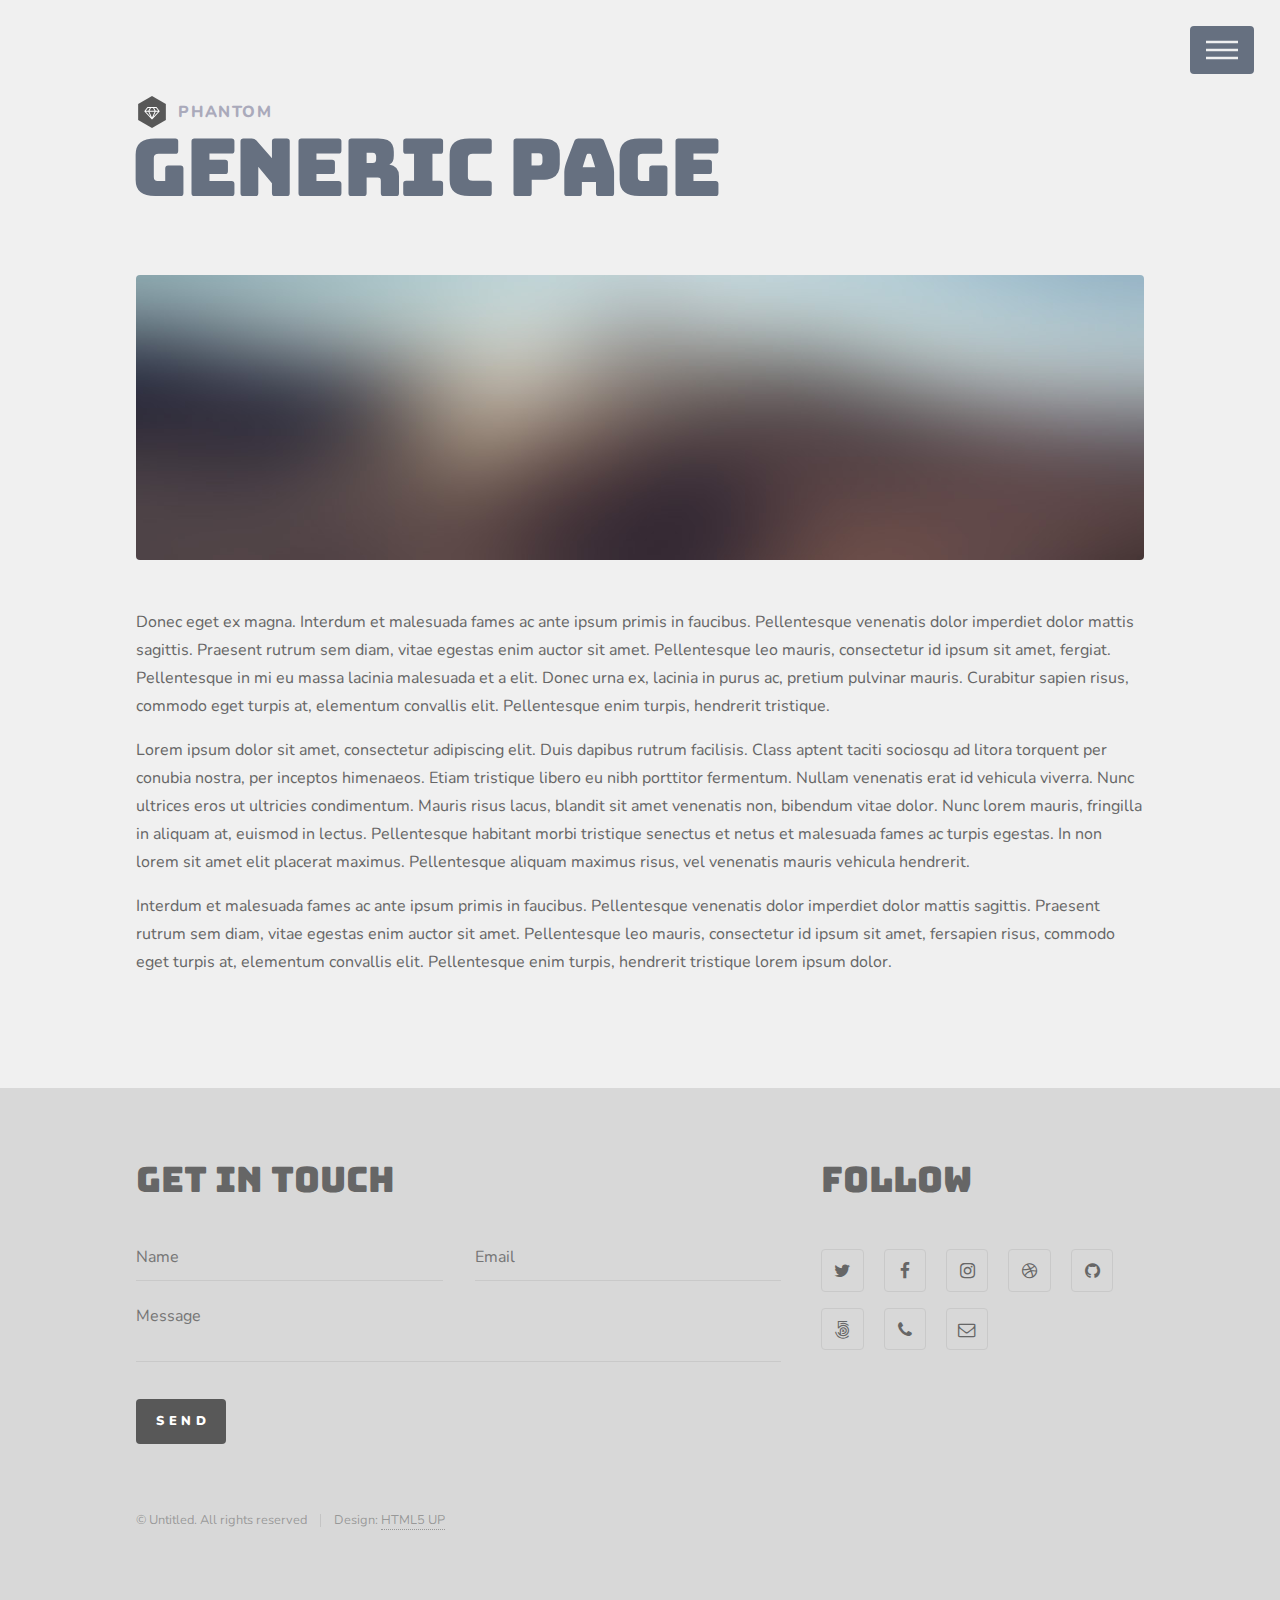
<file: generic.html>
<!DOCTYPE HTML>
<!--
	Phantom by HTML5 UP
	html5up.net | @ajlkn
	Free for personal and commercial use under the CCA 3.0 license (html5up.net/license)
-->
<html>
	<head>
		<title>Generic - Phantom by HTML5 UP</title>
		<meta charset="utf-8" />
		<meta name="viewport" content="width=device-width, initial-scale=1" />
		<!--[if lte IE 8]><script src="assets/js/ie/html5shiv.js"></script><![endif]-->
		<link rel="stylesheet" href="assets/css/main.css" />
		<!--[if lte IE 9]><link rel="stylesheet" href="assets/css/ie9.css" /><![endif]-->
		<!--[if lte IE 8]><link rel="stylesheet" href="assets/css/ie8.css" /><![endif]-->
	</head>
	<body>
		<!-- Wrapper -->
			<div id="wrapper">

				<!-- Header -->
					<header id="header">
						<div class="inner">

							<!-- Logo -->
								<a href="index.html" class="logo">
									<span class="symbol"><img src="images/logo.svg" alt="" /></span><span class="title">Phantom</span>
								</a>

							<!-- Nav -->
								<nav>
									<ul>
										<li><a href="#menu">Menu</a></li>
									</ul>
								</nav>

						</div>
					</header>

				<!-- Menu -->
					<nav id="menu">
						<h2>Menu</h2>
						<ul>
							<li><a href="index.html">Home</a></li>
							<li><a href="generic.html">Ipsum veroeros</a></li>
							<li><a href="generic.html">Tempus etiam</a></li>
							<li><a href="generic.html">Consequat dolor</a></li>
							<li><a href="elements.html">Elements</a></li>
						</ul>
					</nav>

				<!-- Main -->
					<div id="main">
						<div class="inner">
							<h1>Generic Page</h1>
							<span class="image main"><img src="images/pic13.jpg" alt="" /></span>
							<p>Donec eget ex magna. Interdum et malesuada fames ac ante ipsum primis in faucibus. Pellentesque venenatis dolor imperdiet dolor mattis sagittis. Praesent rutrum sem diam, vitae egestas enim auctor sit amet. Pellentesque leo mauris, consectetur id ipsum sit amet, fergiat. Pellentesque in mi eu massa lacinia malesuada et a elit. Donec urna ex, lacinia in purus ac, pretium pulvinar mauris. Curabitur sapien risus, commodo eget turpis at, elementum convallis elit. Pellentesque enim turpis, hendrerit tristique.</p>
							<p>Lorem ipsum dolor sit amet, consectetur adipiscing elit. Duis dapibus rutrum facilisis. Class aptent taciti sociosqu ad litora torquent per conubia nostra, per inceptos himenaeos. Etiam tristique libero eu nibh porttitor fermentum. Nullam venenatis erat id vehicula viverra. Nunc ultrices eros ut ultricies condimentum. Mauris risus lacus, blandit sit amet venenatis non, bibendum vitae dolor. Nunc lorem mauris, fringilla in aliquam at, euismod in lectus. Pellentesque habitant morbi tristique senectus et netus et malesuada fames ac turpis egestas. In non lorem sit amet elit placerat maximus. Pellentesque aliquam maximus risus, vel venenatis mauris vehicula hendrerit.</p>
							<p>Interdum et malesuada fames ac ante ipsum primis in faucibus. Pellentesque venenatis dolor imperdiet dolor mattis sagittis. Praesent rutrum sem diam, vitae egestas enim auctor sit amet. Pellentesque leo mauris, consectetur id ipsum sit amet, fersapien risus, commodo eget turpis at, elementum convallis elit. Pellentesque enim turpis, hendrerit tristique lorem ipsum dolor.</p>
						</div>
					</div>

				<!-- Footer -->
					<footer id="footer">
						<div class="inner">
							<section>
								<h2>Get in touch</h2>
								<form method="post" action="#">
									<div class="field half first">
										<input type="text" name="name" id="name" placeholder="Name" />
									</div>
									<div class="field half">
										<input type="email" name="email" id="email" placeholder="Email" />
									</div>
									<div class="field">
										<textarea name="message" id="message" placeholder="Message"></textarea>
									</div>
									<ul class="actions">
										<li><input type="submit" value="Send" class="special" /></li>
									</ul>
								</form>
							</section>
							<section>
								<h2>Follow</h2>
								<ul class="icons">
									<li><a href="#" class="icon style2 fa-twitter"><span class="label">Twitter</span></a></li>
									<li><a href="#" class="icon style2 fa-facebook"><span class="label">Facebook</span></a></li>
									<li><a href="#" class="icon style2 fa-instagram"><span class="label">Instagram</span></a></li>
									<li><a href="#" class="icon style2 fa-dribbble"><span class="label">Dribbble</span></a></li>
									<li><a href="#" class="icon style2 fa-github"><span class="label">GitHub</span></a></li>
									<li><a href="#" class="icon style2 fa-500px"><span class="label">500px</span></a></li>
									<li><a href="#" class="icon style2 fa-phone"><span class="label">Phone</span></a></li>
									<li><a href="#" class="icon style2 fa-envelope-o"><span class="label">Email</span></a></li>
								</ul>
							</section>
							<ul class="copyright">
								<li>&copy; Untitled. All rights reserved</li><li>Design: <a href="http://html5up.net">HTML5 UP</a></li>
							</ul>
						</div>
					</footer>

			</div>

		<!-- Scripts -->
			<script src="assets/js/jquery.min.js"></script>
			<script src="assets/js/skel.min.js"></script>
			<script src="assets/js/util.js"></script>
			<!--[if lte IE 8]><script src="assets/js/ie/respond.min.js"></script><![endif]-->
			<script src="assets/js/main.js"></script>

	</body>
</html>
</file>
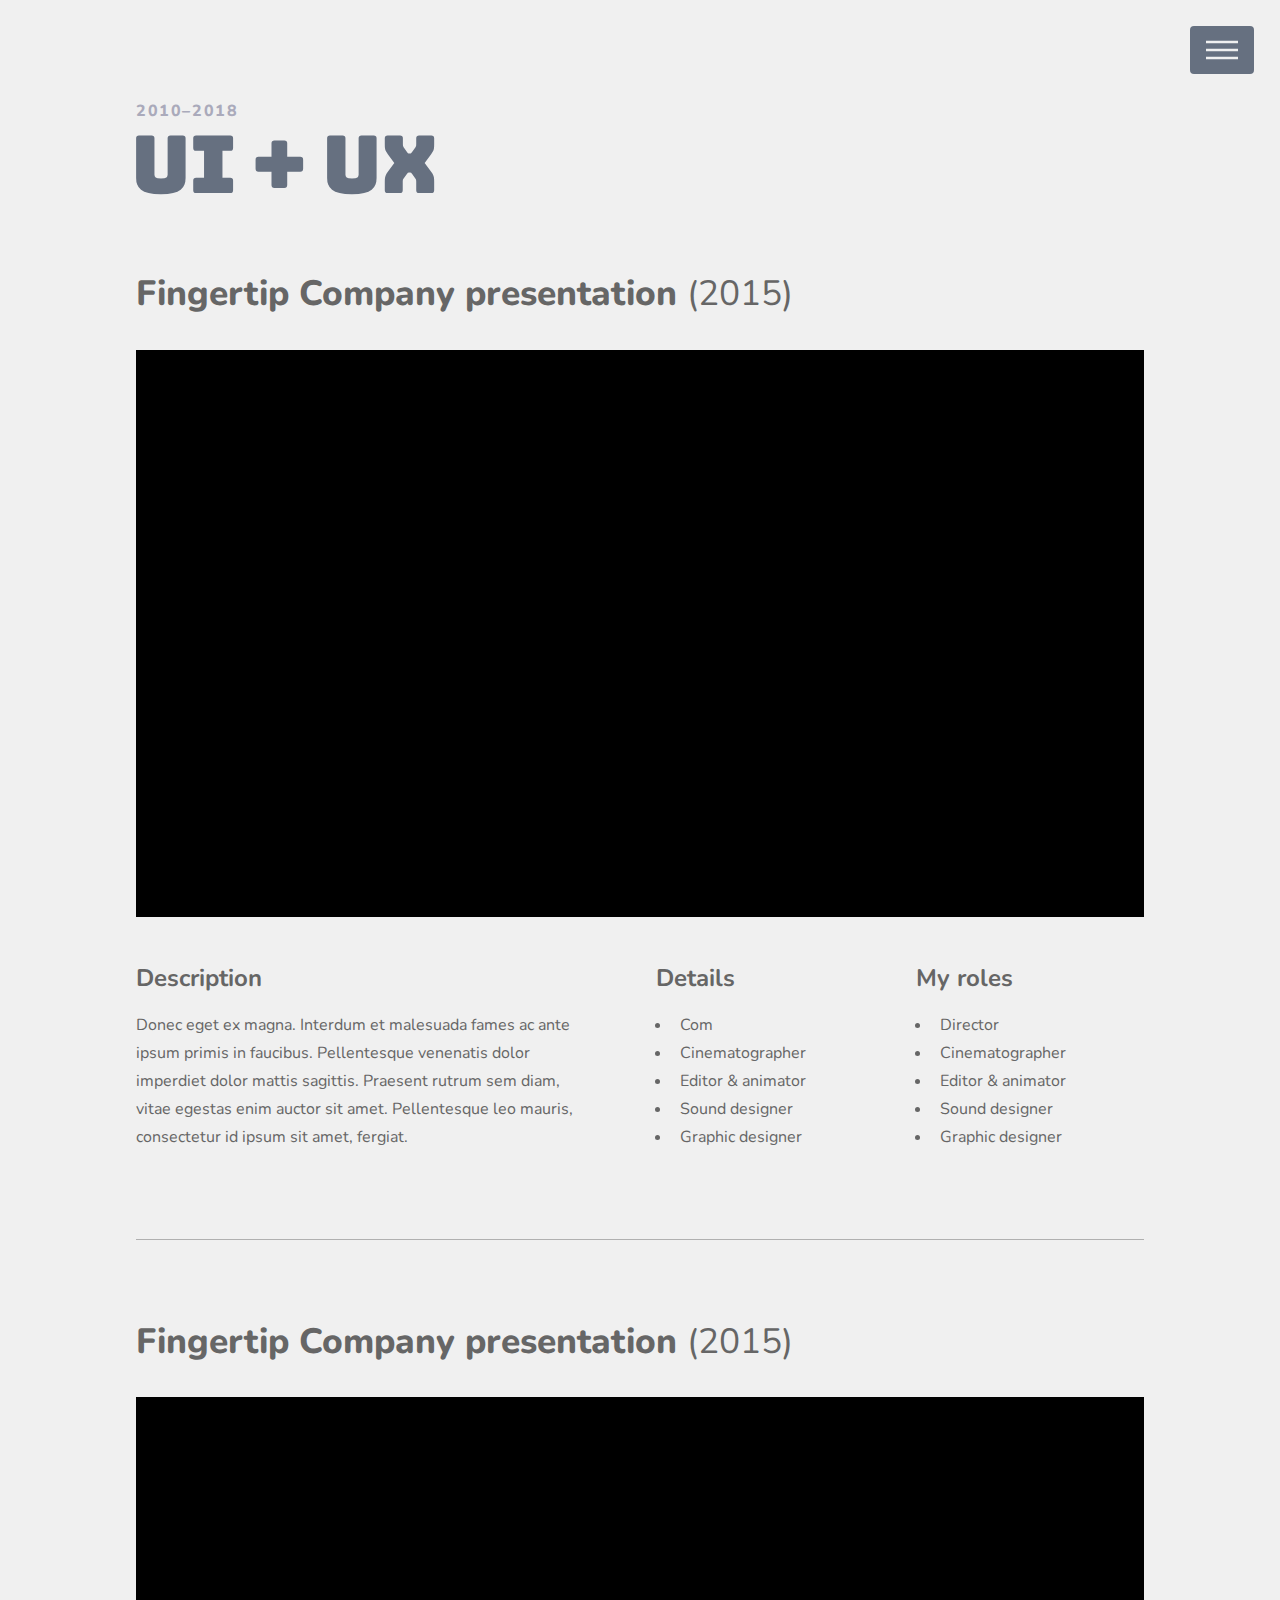
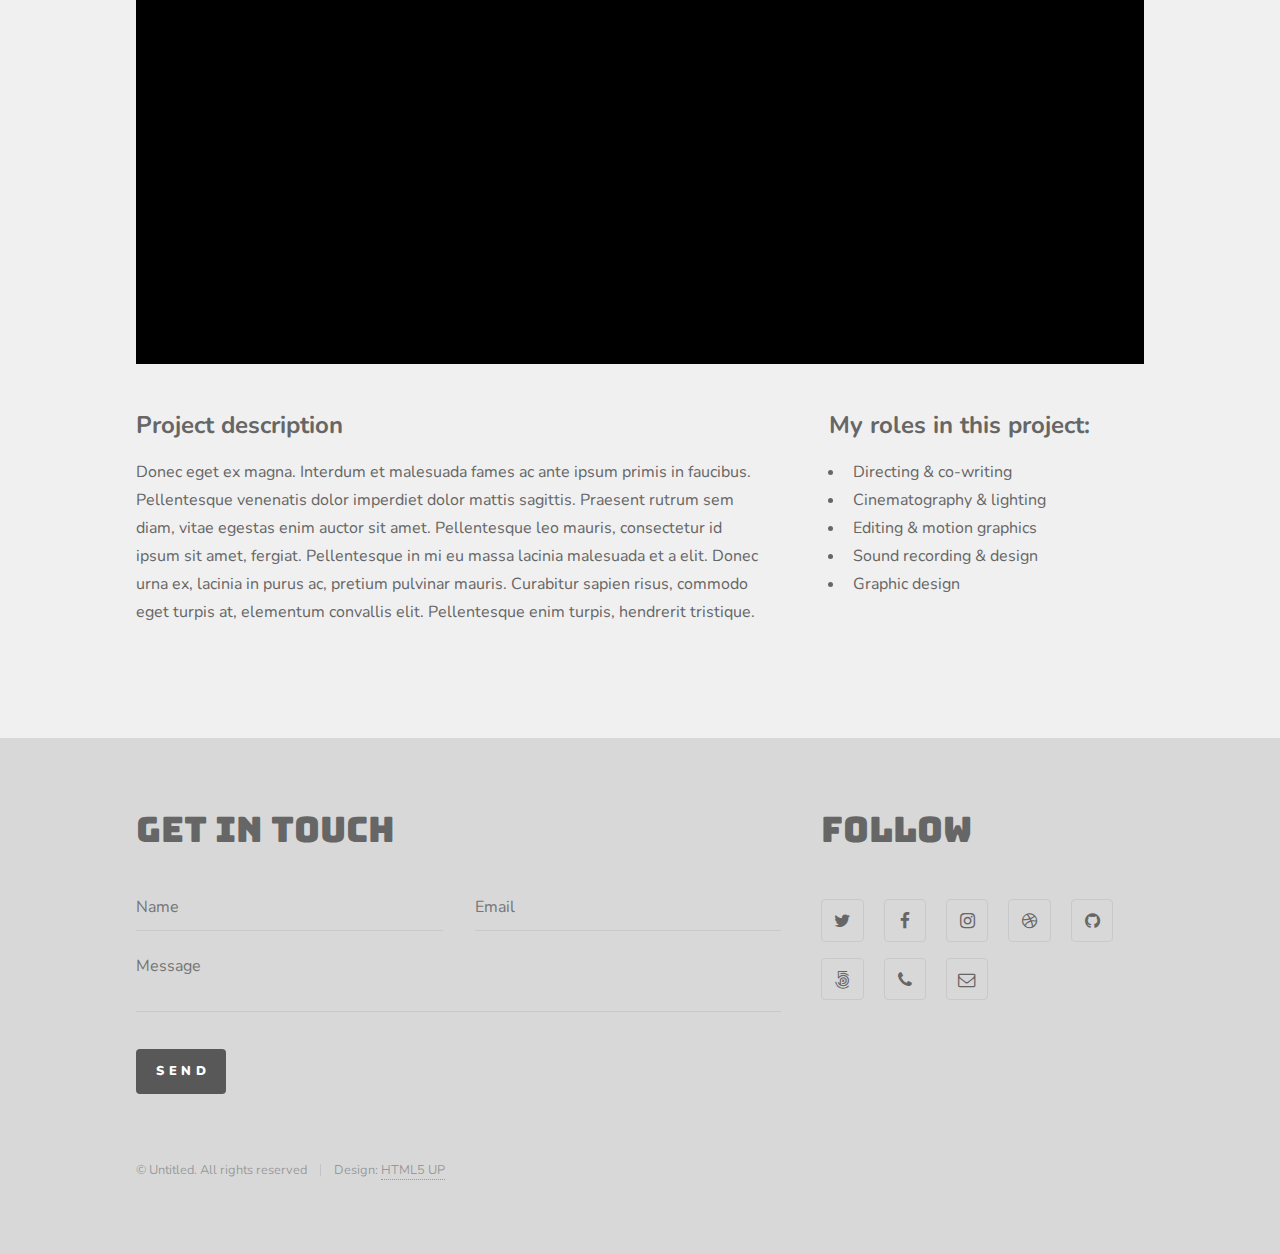
<file: uiux.html>
<!DOCTYPE HTML>
<!--
	Phantom by HTML5 UP
	html5up.net | @ajlkn
	Free for personal and commercial use under the CCA 3.0 license (html5up.net/license)
-->
<html>
	<head>
		<title>UI + UX - Portfolio Johannes Valkonen</title>
		<meta charset="utf-8" />
		<meta name="viewport" content="width=device-width, initial-scale=1" />
		<!--[if lte IE 8]><script src="assets/js/ie/html5shiv.js"></script><![endif]-->
		<link rel="stylesheet" href="assets/css/main.css" />
		<!--[if lte IE 9]><link rel="stylesheet" href="assets/css/ie9.css" /><![endif]-->
		<!--[if lte IE 8]><link rel="stylesheet" href="assets/css/ie8.css" /><![endif]-->
	</head>
	<body>
		<!-- Wrapper -->
			<div id="wrapper">

				<!-- Header -->
					<header id="header">
						<div class="inner">

							<!-- Logo -->
								<a href="index.html" class="logo">
									<span class="title">2010–2018</span>
								</a>

							<!-- Nav -->
								<nav>
									<ul>
										<li><a href="#menu">Menu</a></li>
									</ul>
								</nav>

						</div>
					</header>

				<!-- Menu -->
					<nav id="menu">
						<h2>Menu</h2>
						<ul>
							<li><a href="index.html">Work Samples</a></li>
							<li><a href="skills.html">Skills</a></li>
							<li><a href="experience.html">Experience</a></li>
						</ul>
					</nav>

				<!-- Main -->
					<div id="main">
						<div class="inner">

							<h1>UI + UX</h1>
							
							<h3>Fingertip Company presentation <span class="light_h3">(2015)</span></h3>

							<div class='embed-container'><iframe src='http://player.vimeo.com/video/135661972' frameborder='0' webkitAllowFullScreen mozallowfullscreen allowFullScreen></iframe></div>

							<div class="row">
								<div class="6u 12u$(medium)" style="padding-right:2em;">
									<h4>Description</h4>
									<p>
									Donec eget ex magna. Interdum et malesuada fames ac ante ipsum primis in faucibus. Pellentesque venenatis dolor imperdiet dolor mattis sagittis. Praesent rutrum sem diam, vitae egestas enim auctor sit amet. Pellentesque leo mauris, consectetur id ipsum sit amet, fergiat.
									</p>
								</div>
								<div class="3u 12u$(medium)">
									<h4>Details</h4>
									<ul>
										<li>Com</li>
										<li>Cinematographer</li>
										<li>Editor & animator</li>
										<li>Sound designer</li>
										<li>Graphic designer</li>
									</ul>
								</div>
								<div class="3u 12u$(medium)">
									<h4>My roles</h4>
									<ul>
										<li>Director</li>
										<li>Cinematographer</li>
										<li>Editor & animator</li>
										<li>Sound designer</li>
										<li>Graphic designer</li>
									</ul>
								</div>
							</div>

							<hr/>
							
							<h3>Fingertip Company presentation <span class="light_h3">(2015)</span></h3>

							<div class='embed-container'><iframe src='http://player.vimeo.com/video/135661972' frameborder='0' webkitAllowFullScreen mozallowfullscreen allowFullScreen></iframe></div>

							<div class="row">
								<div class="8u 12u$(medium)" style="padding-right:2em;">
									<h4>Project description</h4>
									<p>
									Donec eget ex magna. Interdum et malesuada fames ac ante ipsum primis in faucibus. Pellentesque venenatis dolor imperdiet dolor mattis sagittis. Praesent rutrum sem diam, vitae egestas enim auctor sit amet. Pellentesque leo mauris, consectetur id ipsum sit amet, fergiat. Pellentesque in mi eu massa lacinia malesuada et a elit. Donec urna ex, lacinia in purus ac, pretium pulvinar mauris. Curabitur sapien risus, commodo eget turpis at, elementum convallis elit. Pellentesque enim turpis, hendrerit tristique.
									</p>
								</div>
								<div class="4u 12u$(medium)">
									<h4>My roles in this project:</h4>
									<ul>
										<li>Directing & co-writing</li>
										<li>Cinematography & lighting</li>
										<li>Editing & motion graphics</li>
										<li>Sound recording & design</li>
										<li>Graphic design</li>
									</ul>
								</div>
							</div>

						</div>
					</div>

				<!-- Footer -->
					<footer id="footer">
						<div class="inner">
							<section>
								<h2>Get in touch</h2>
								<form method="post" action="#">
									<div class="field half first">
										<input type="text" name="name" id="name" placeholder="Name" />
									</div>
									<div class="field half">
										<input type="email" name="email" id="email" placeholder="Email" />
									</div>
									<div class="field">
										<textarea name="message" id="message" placeholder="Message"></textarea>
									</div>
									<ul class="actions">
										<li><input type="submit" value="Send" class="special" /></li>
									</ul>
								</form>
							</section>
							<section>
								<h2>Follow</h2>
								<ul class="icons">
									<li><a href="#" class="icon style2 fa-twitter"><span class="label">Twitter</span></a></li>
									<li><a href="#" class="icon style2 fa-facebook"><span class="label">Facebook</span></a></li>
									<li><a href="#" class="icon style2 fa-instagram"><span class="label">Instagram</span></a></li>
									<li><a href="#" class="icon style2 fa-dribbble"><span class="label">Dribbble</span></a></li>
									<li><a href="#" class="icon style2 fa-github"><span class="label">GitHub</span></a></li>
									<li><a href="#" class="icon style2 fa-500px"><span class="label">500px</span></a></li>
									<li><a href="#" class="icon style2 fa-phone"><span class="label">Phone</span></a></li>
									<li><a href="#" class="icon style2 fa-envelope-o"><span class="label">Email</span></a></li>
								</ul>
							</section>
							<ul class="copyright">
								<li>&copy; Untitled. All rights reserved</li><li>Design: <a href="http://html5up.net">HTML5 UP</a></li>
							</ul>
						</div>
					</footer>

			</div>

		<!-- Scripts -->
			<script src="assets/js/jquery.min.js"></script>
			<script src="assets/js/skel.min.js"></script>
			<script src="assets/js/util.js"></script>
			<!--[if lte IE 8]><script src="assets/js/ie/respond.min.js"></script><![endif]-->
			<script src="assets/js/main.js"></script>

	</body>
</html>
</file>
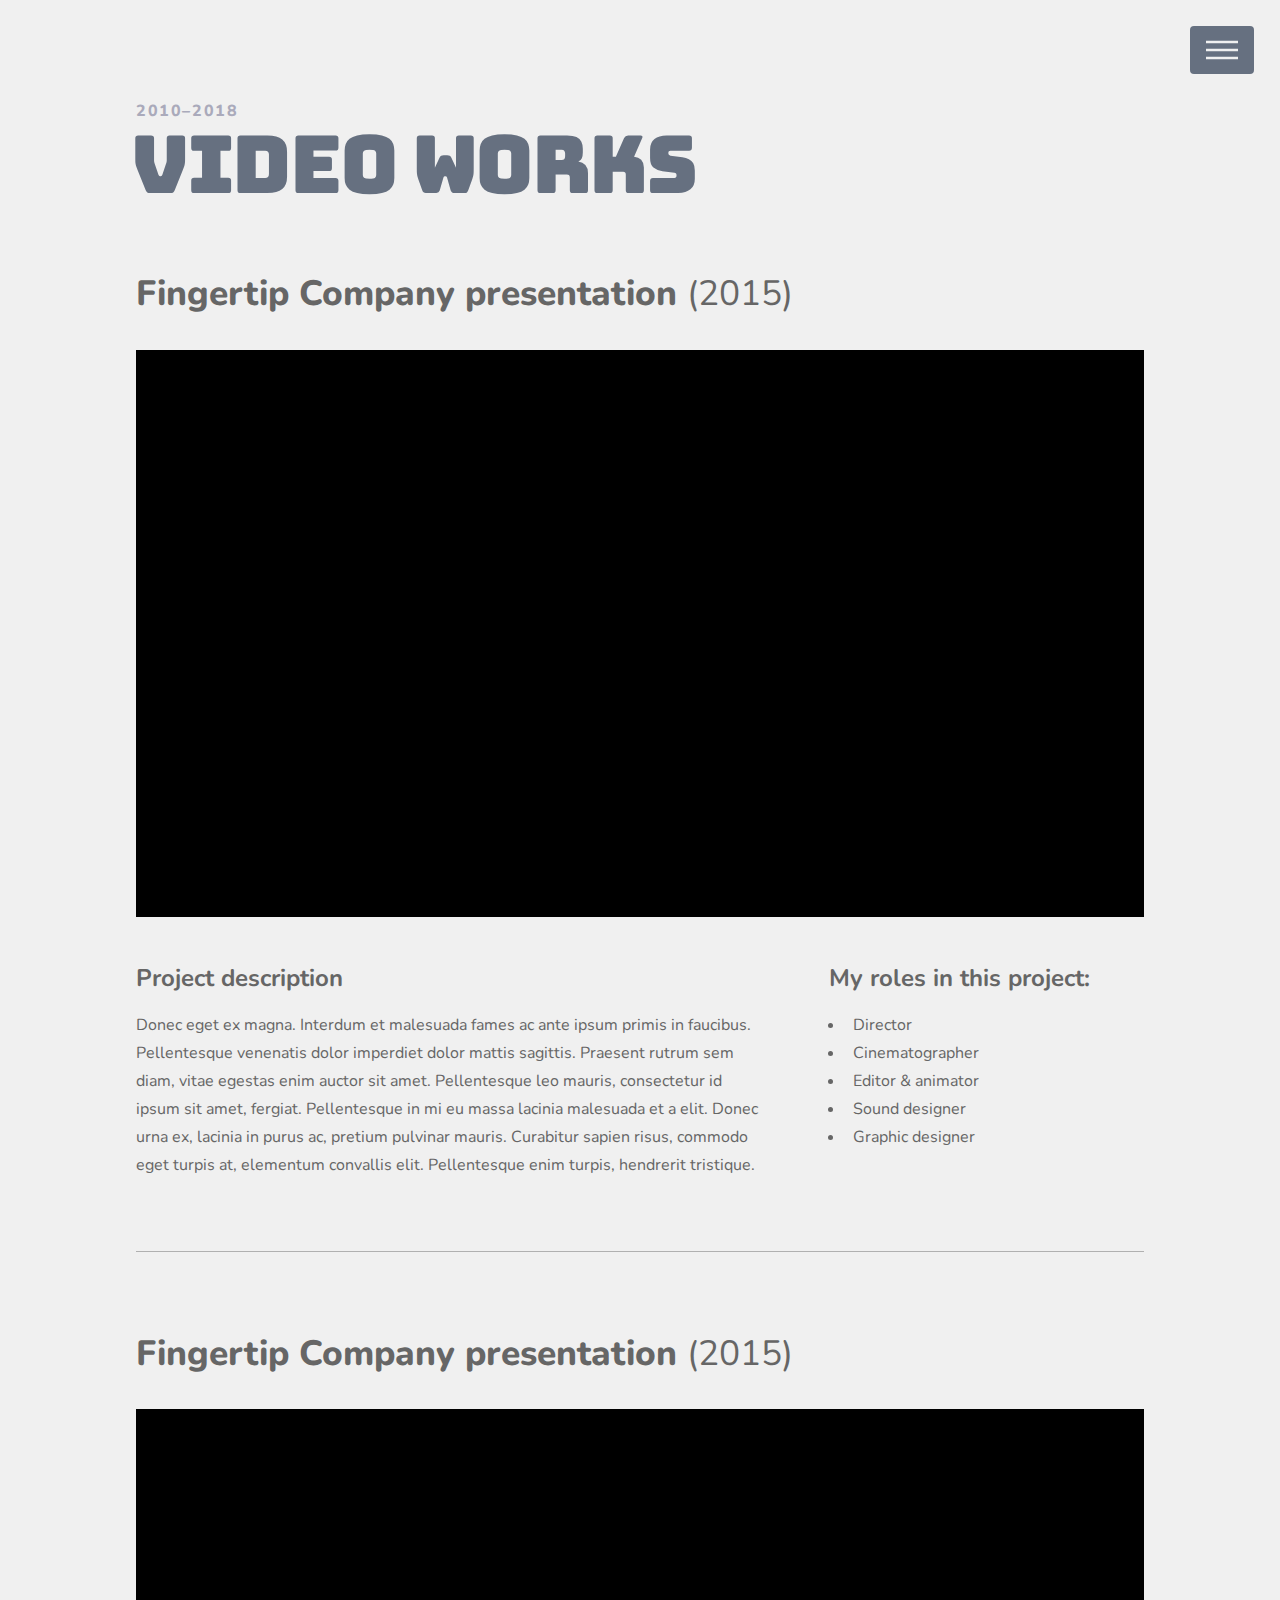
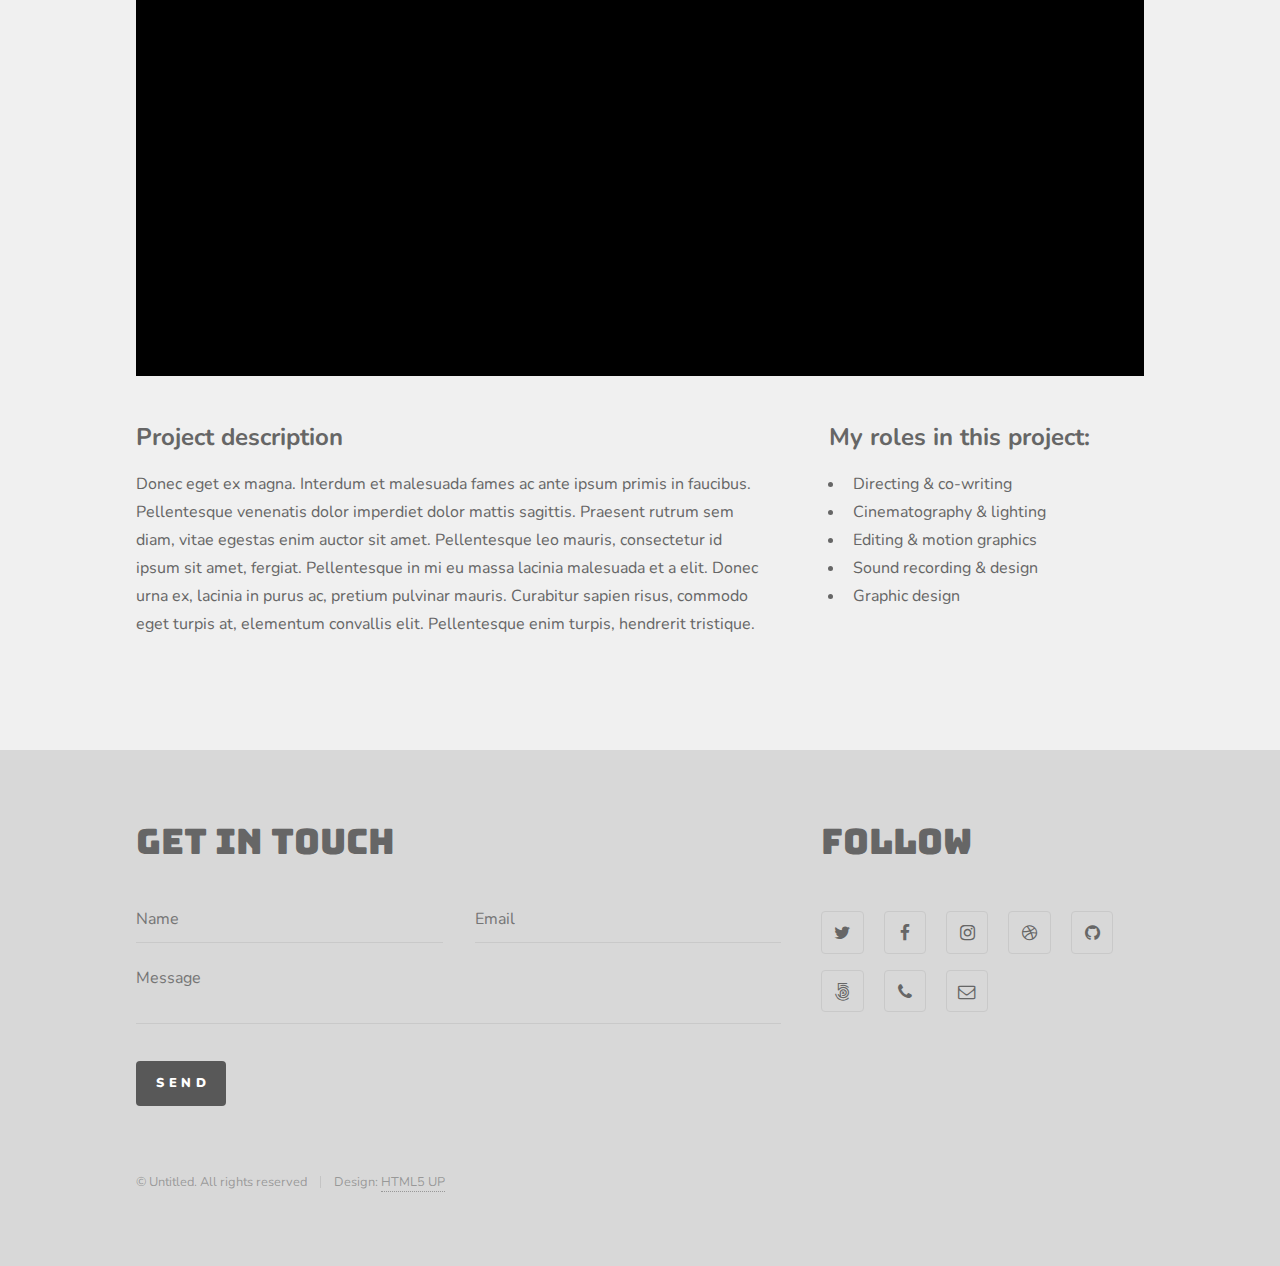
<file: video.html>
<!DOCTYPE HTML>
<!--
	Phantom by HTML5 UP
	html5up.net | @ajlkn
	Free for personal and commercial use under the CCA 3.0 license (html5up.net/license)
-->
<html>
	<head>
		<title>Video - Portfolio Johannes Valkonen</title>
		<meta charset="utf-8" />
		<meta name="viewport" content="width=device-width, initial-scale=1" />
		<!--[if lte IE 8]><script src="assets/js/ie/html5shiv.js"></script><![endif]-->
		<link rel="stylesheet" href="assets/css/main.css" />
		<!--[if lte IE 9]><link rel="stylesheet" href="assets/css/ie9.css" /><![endif]-->
		<!--[if lte IE 8]><link rel="stylesheet" href="assets/css/ie8.css" /><![endif]-->
	</head>
	<body>
		<!-- Wrapper -->
			<div id="wrapper">

				<!-- Header -->
					<header id="header">
						<div class="inner">

							<!-- Logo -->
								<a href="index.html" class="logo">
									<span class="title">2010–2018</span>
								</a>

							<!-- Nav -->
								<nav>
									<ul>
										<li><a href="#menu">Menu</a></li>
									</ul>
								</nav>

						</div>
					</header>

				<!-- Menu -->
					<nav id="menu">
						<h2>Menu</h2>
						<ul>
							<li><a href="index.html">Works</a></li>
							<li><a href="generic.html">Skills</a></li>
							<li><a href="generic.html">Experience</a></li>
							<li><a href="generic.html">Contact</a></li>
						</ul>
					</nav>

				<!-- Main -->
					<div id="main">
						<div class="inner">

							<h1>Video Works</h1>
							
							<h3>Fingertip Company presentation <span class="light_h3">(2015)</span></h3>

							<div class='embed-container'><iframe src='http://player.vimeo.com/video/135661972' frameborder='0' webkitAllowFullScreen mozallowfullscreen allowFullScreen></iframe></div>

							<div class="row">
								<div class="8u 12u$(medium)" style="padding-right:2em;">
									<h4>Project description</h4>
									<p>
									Donec eget ex magna. Interdum et malesuada fames ac ante ipsum primis in faucibus. Pellentesque venenatis dolor imperdiet dolor mattis sagittis. Praesent rutrum sem diam, vitae egestas enim auctor sit amet. Pellentesque leo mauris, consectetur id ipsum sit amet, fergiat. Pellentesque in mi eu massa lacinia malesuada et a elit. Donec urna ex, lacinia in purus ac, pretium pulvinar mauris. Curabitur sapien risus, commodo eget turpis at, elementum convallis elit. Pellentesque enim turpis, hendrerit tristique.
									</p>
								</div>
								<div class="4u 12u$(medium)">
									<h4>My roles in this project:</h4>
									<ul>
										<li>Director</li>
										<li>Cinematographer</li>
										<li>Editor & animator</li>
										<li>Sound designer</li>
										<li>Graphic designer</li>
									</ul>
								</div>
							</div>

							<hr/>
							
							<h3>Fingertip Company presentation <span class="light_h3">(2015)</span></h3>

							<div class='embed-container'><iframe src='http://player.vimeo.com/video/135661972' frameborder='0' webkitAllowFullScreen mozallowfullscreen allowFullScreen></iframe></div>

							<div class="row">
								<div class="8u 12u$(medium)" style="padding-right:2em;">
									<h4>Project description</h4>
									<p>
									Donec eget ex magna. Interdum et malesuada fames ac ante ipsum primis in faucibus. Pellentesque venenatis dolor imperdiet dolor mattis sagittis. Praesent rutrum sem diam, vitae egestas enim auctor sit amet. Pellentesque leo mauris, consectetur id ipsum sit amet, fergiat. Pellentesque in mi eu massa lacinia malesuada et a elit. Donec urna ex, lacinia in purus ac, pretium pulvinar mauris. Curabitur sapien risus, commodo eget turpis at, elementum convallis elit. Pellentesque enim turpis, hendrerit tristique.
									</p>
								</div>
								<div class="4u 12u$(medium)">
									<h4>My roles in this project:</h4>
									<ul>
										<li>Directing & co-writing</li>
										<li>Cinematography & lighting</li>
										<li>Editing & motion graphics</li>
										<li>Sound recording & design</li>
										<li>Graphic design</li>
									</ul>
								</div>
							</div>

						</div>
					</div>

				<!-- Footer -->
					<footer id="footer">
						<div class="inner">
							<section>
								<h2>Get in touch</h2>
								<form method="post" action="#">
									<div class="field half first">
										<input type="text" name="name" id="name" placeholder="Name" />
									</div>
									<div class="field half">
										<input type="email" name="email" id="email" placeholder="Email" />
									</div>
									<div class="field">
										<textarea name="message" id="message" placeholder="Message"></textarea>
									</div>
									<ul class="actions">
										<li><input type="submit" value="Send" class="special" /></li>
									</ul>
								</form>
							</section>
							<section>
								<h2>Follow</h2>
								<ul class="icons">
									<li><a href="#" class="icon style2 fa-twitter"><span class="label">Twitter</span></a></li>
									<li><a href="#" class="icon style2 fa-facebook"><span class="label">Facebook</span></a></li>
									<li><a href="#" class="icon style2 fa-instagram"><span class="label">Instagram</span></a></li>
									<li><a href="#" class="icon style2 fa-dribbble"><span class="label">Dribbble</span></a></li>
									<li><a href="#" class="icon style2 fa-github"><span class="label">GitHub</span></a></li>
									<li><a href="#" class="icon style2 fa-500px"><span class="label">500px</span></a></li>
									<li><a href="#" class="icon style2 fa-phone"><span class="label">Phone</span></a></li>
									<li><a href="#" class="icon style2 fa-envelope-o"><span class="label">Email</span></a></li>
								</ul>
							</section>
							<ul class="copyright">
								<li>&copy; Untitled. All rights reserved</li><li>Design: <a href="http://html5up.net">HTML5 UP</a></li>
							</ul>
						</div>
					</footer>

			</div>

		<!-- Scripts -->
			<script src="assets/js/jquery.min.js"></script>
			<script src="assets/js/skel.min.js"></script>
			<script src="assets/js/util.js"></script>
			<!--[if lte IE 8]><script src="assets/js/ie/respond.min.js"></script><![endif]-->
			<script src="assets/js/main.js"></script>

	</body>
</html>
</file>
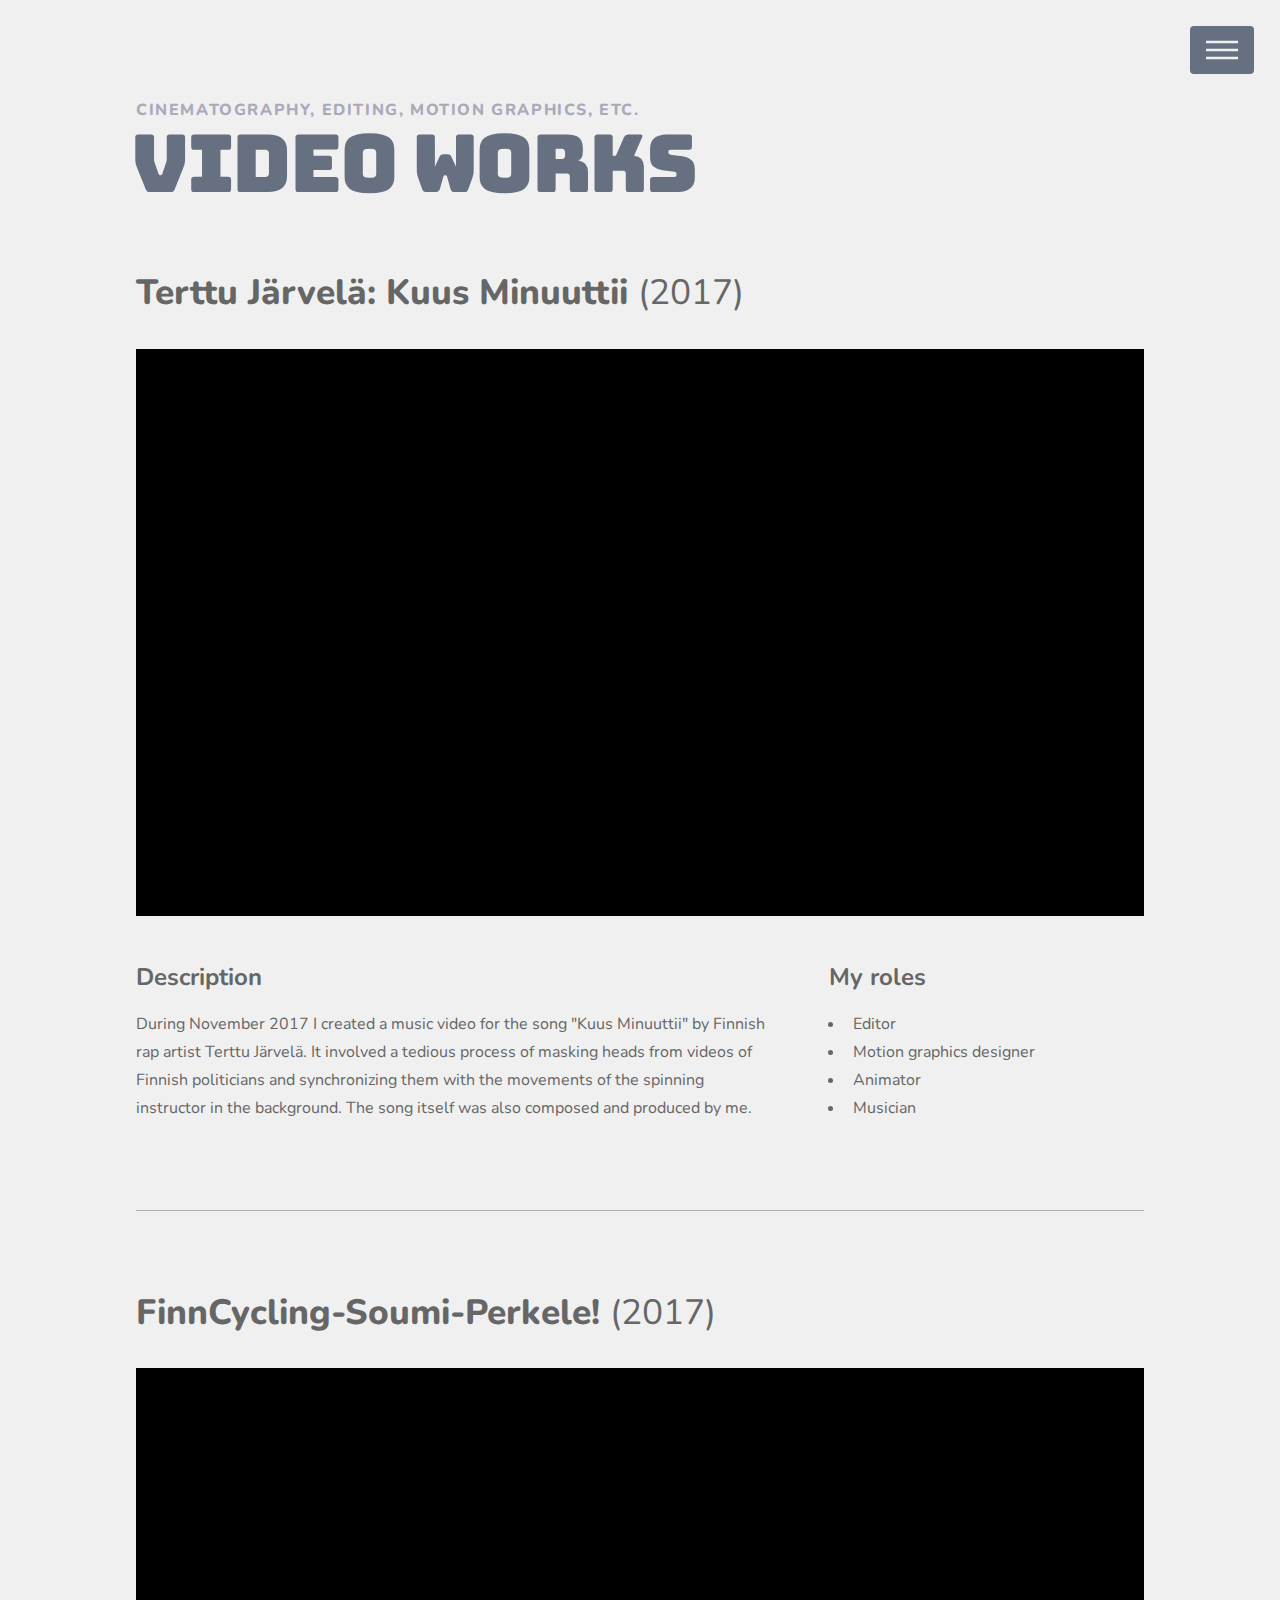
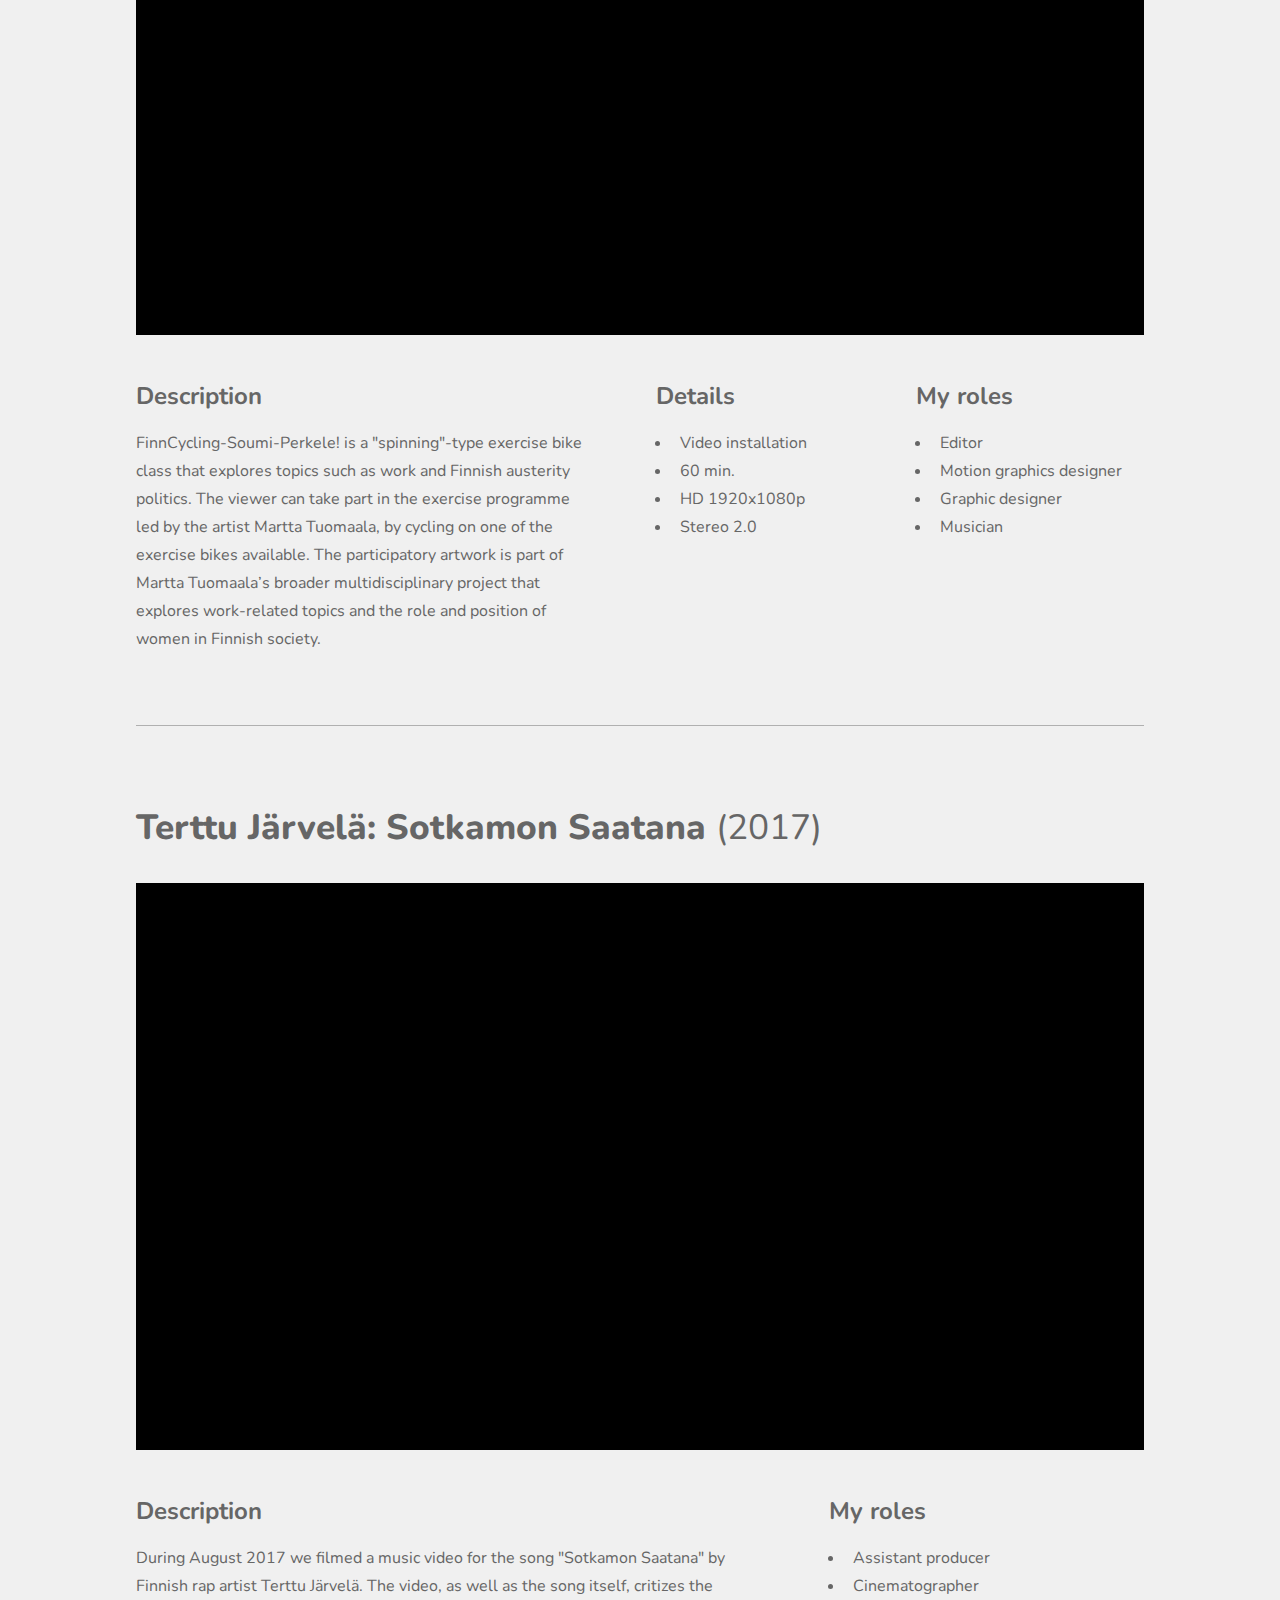
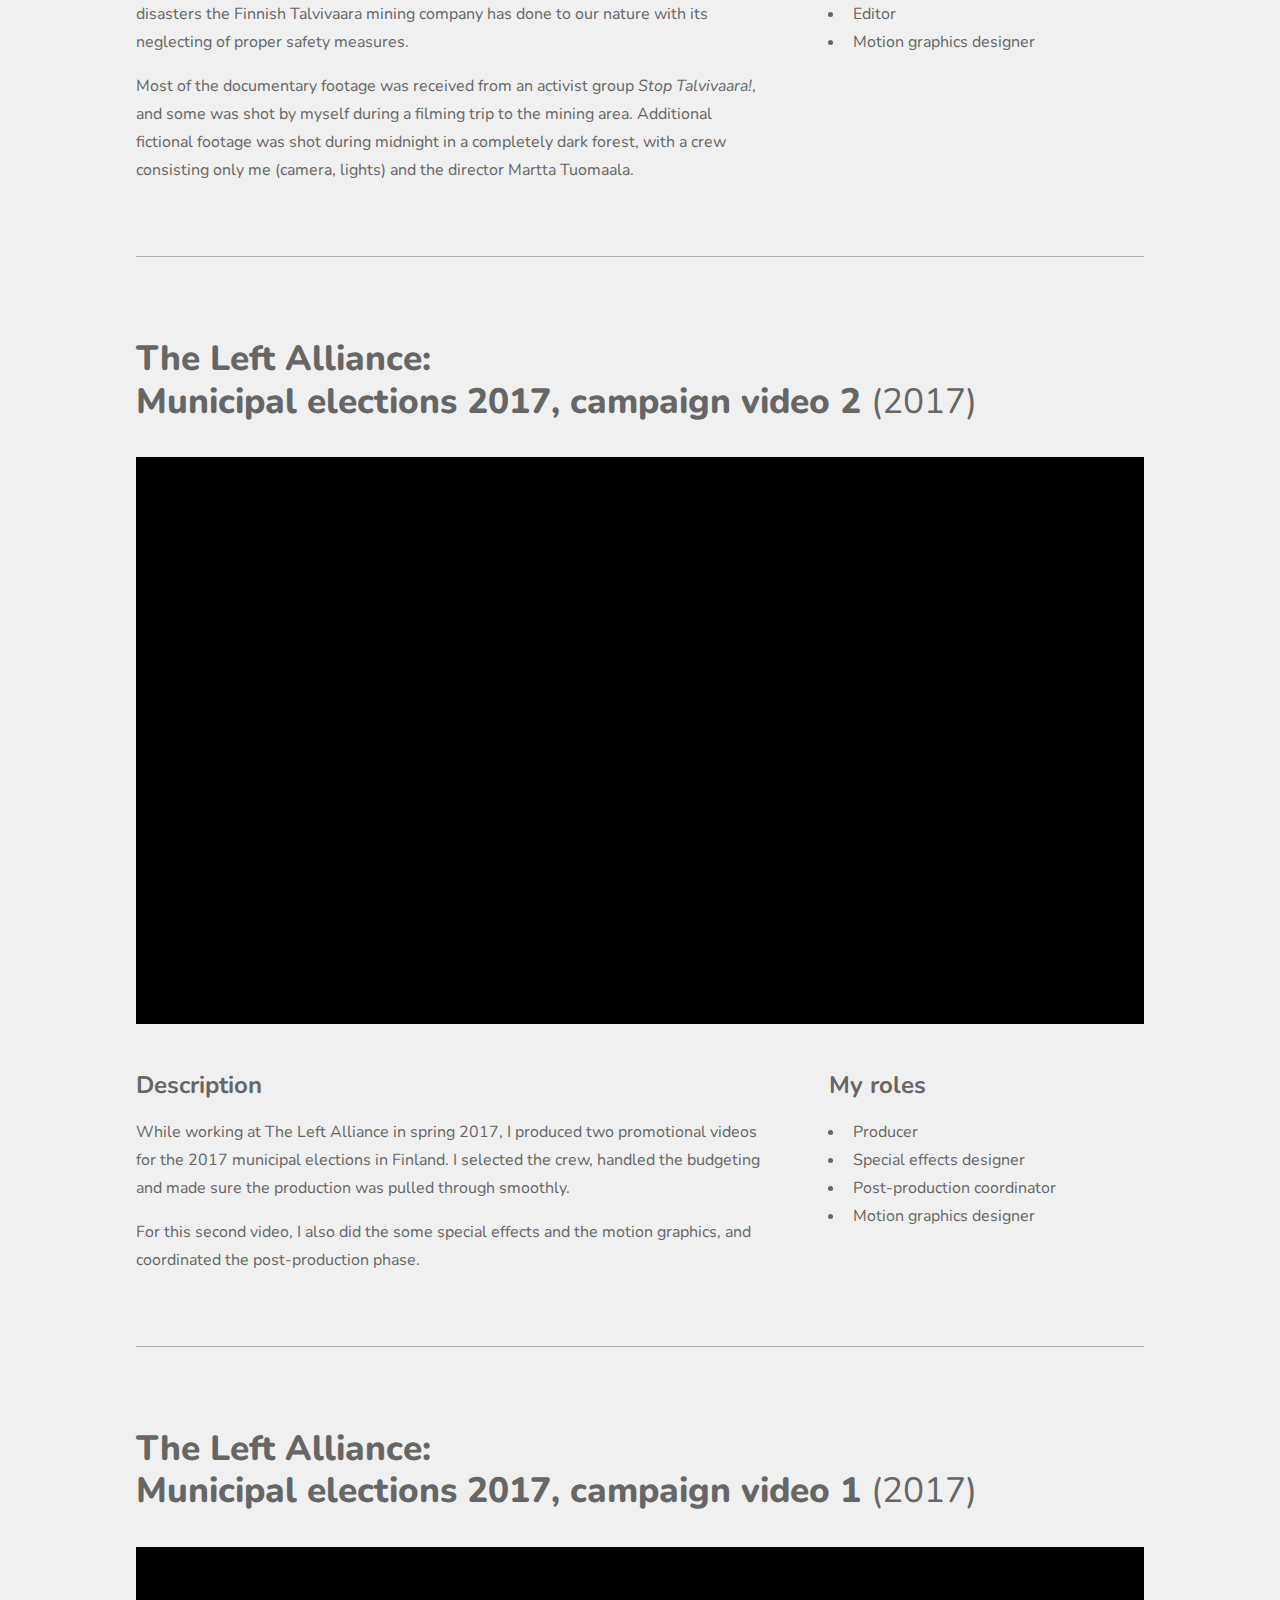
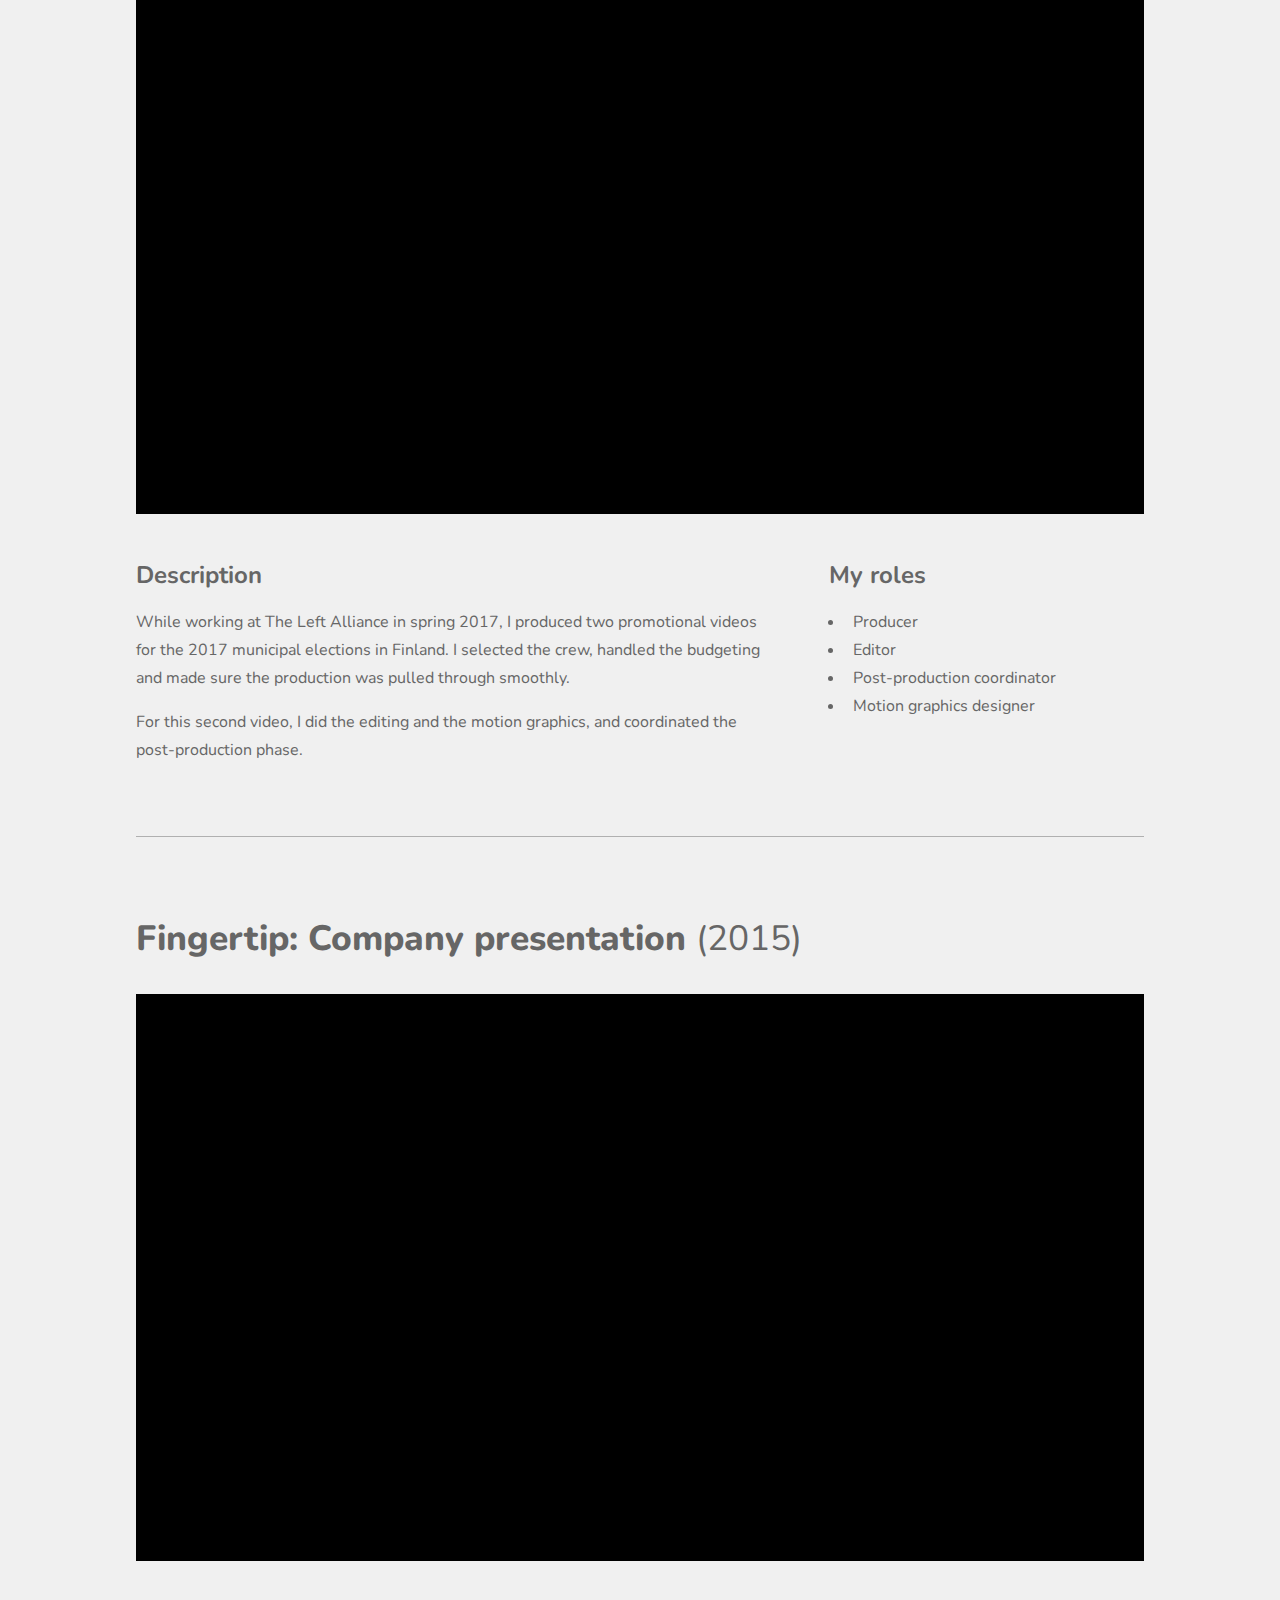
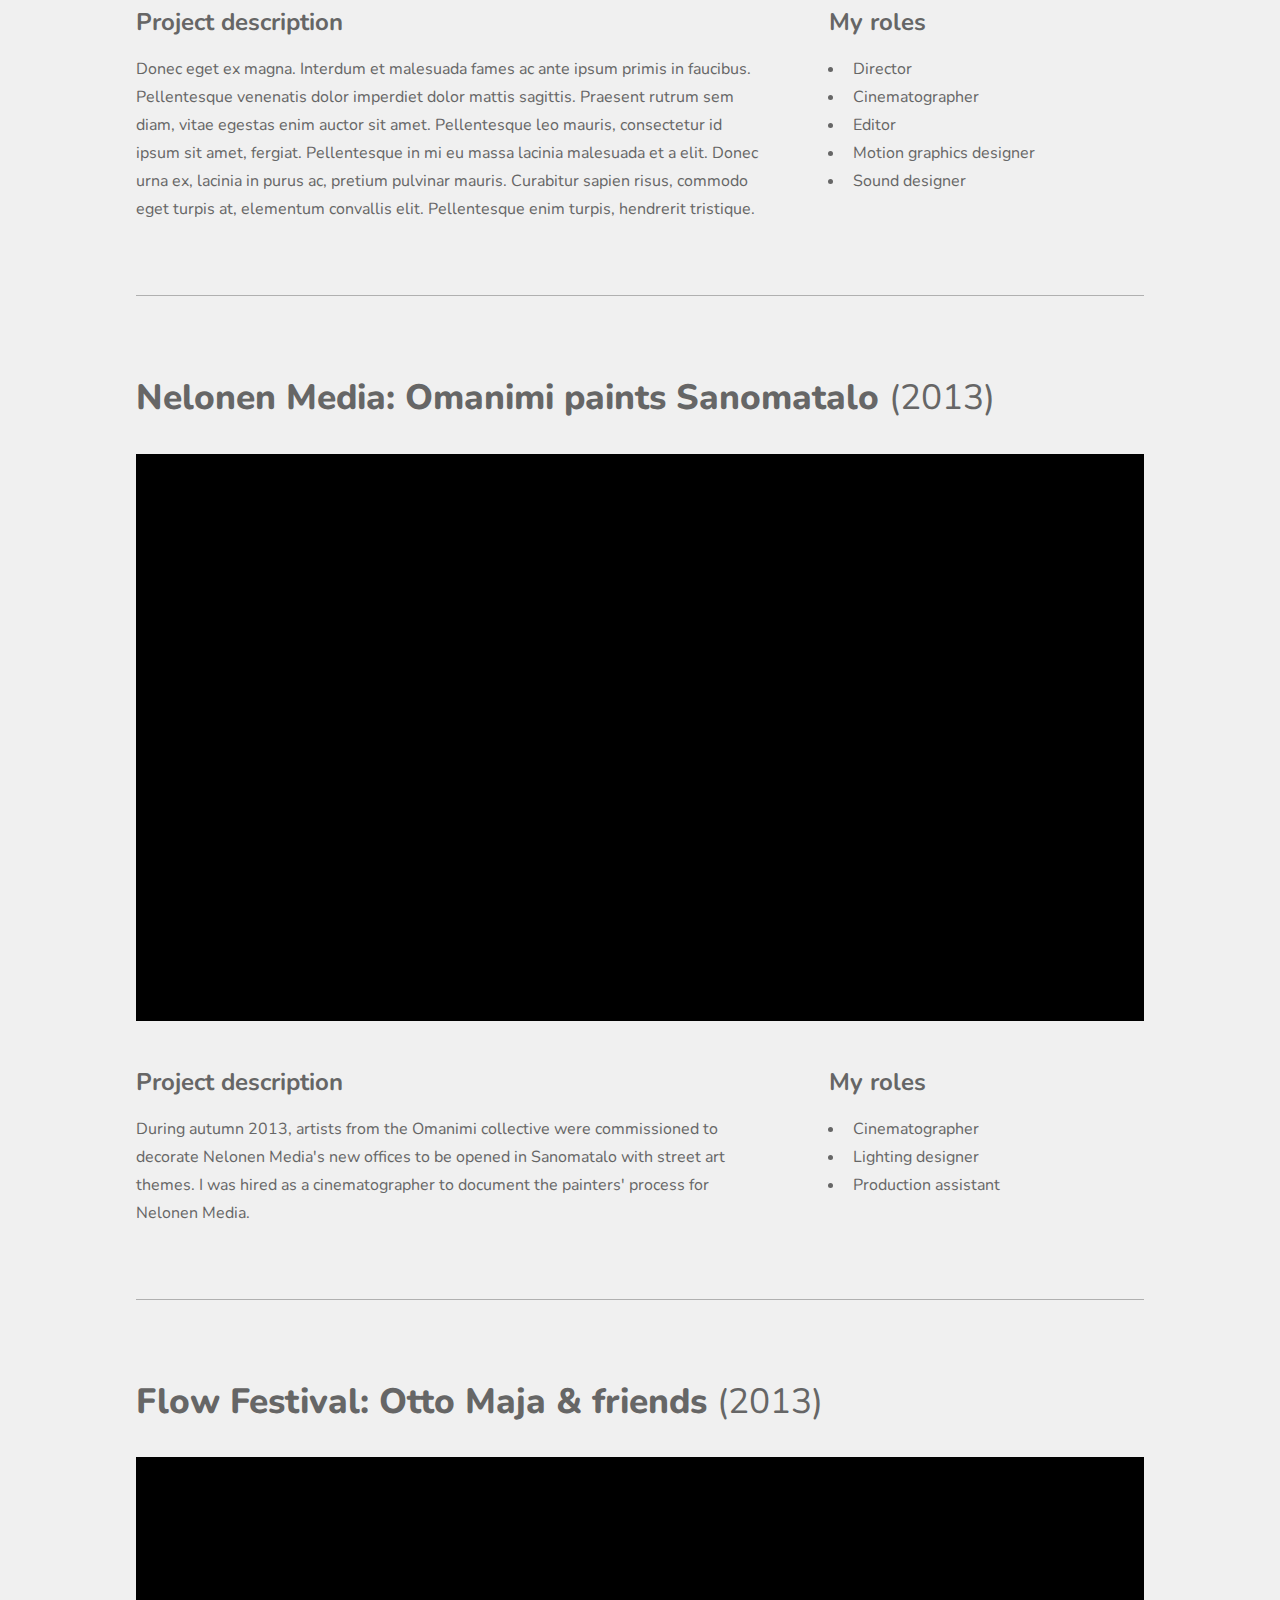
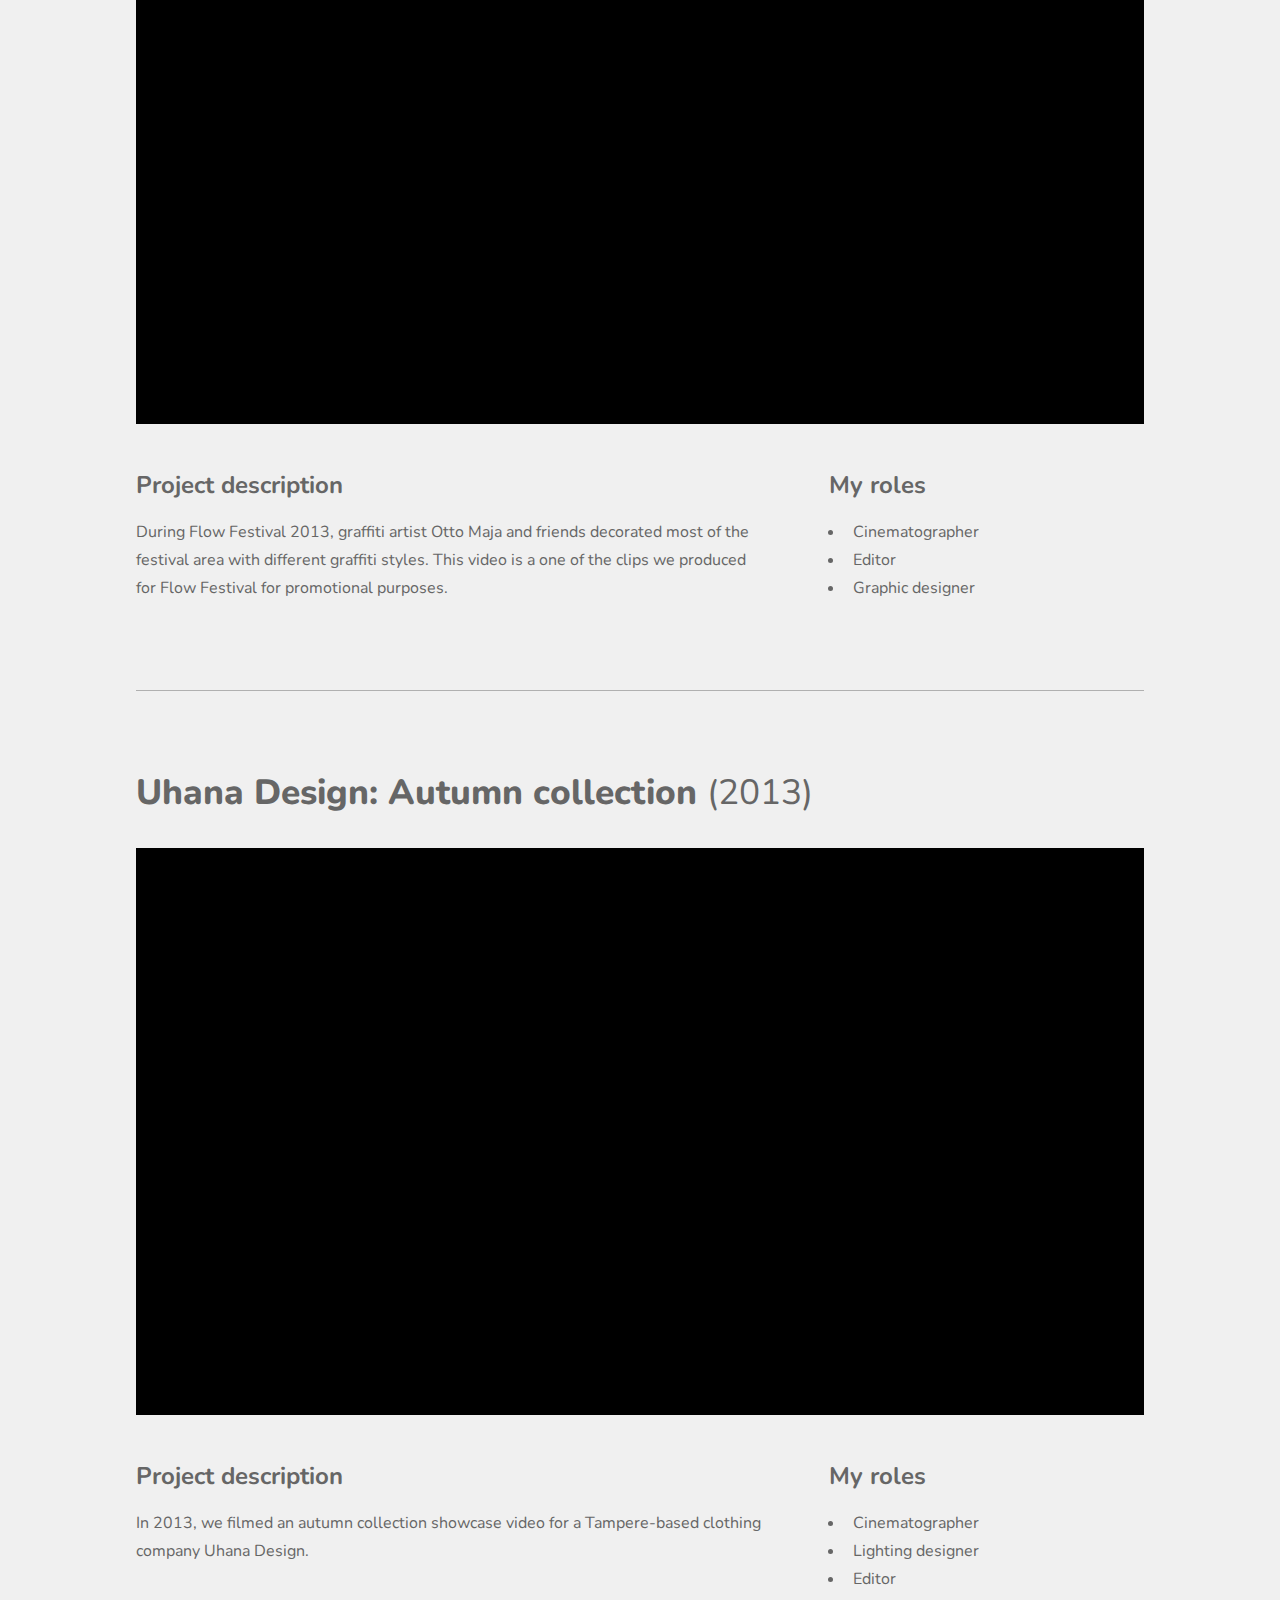
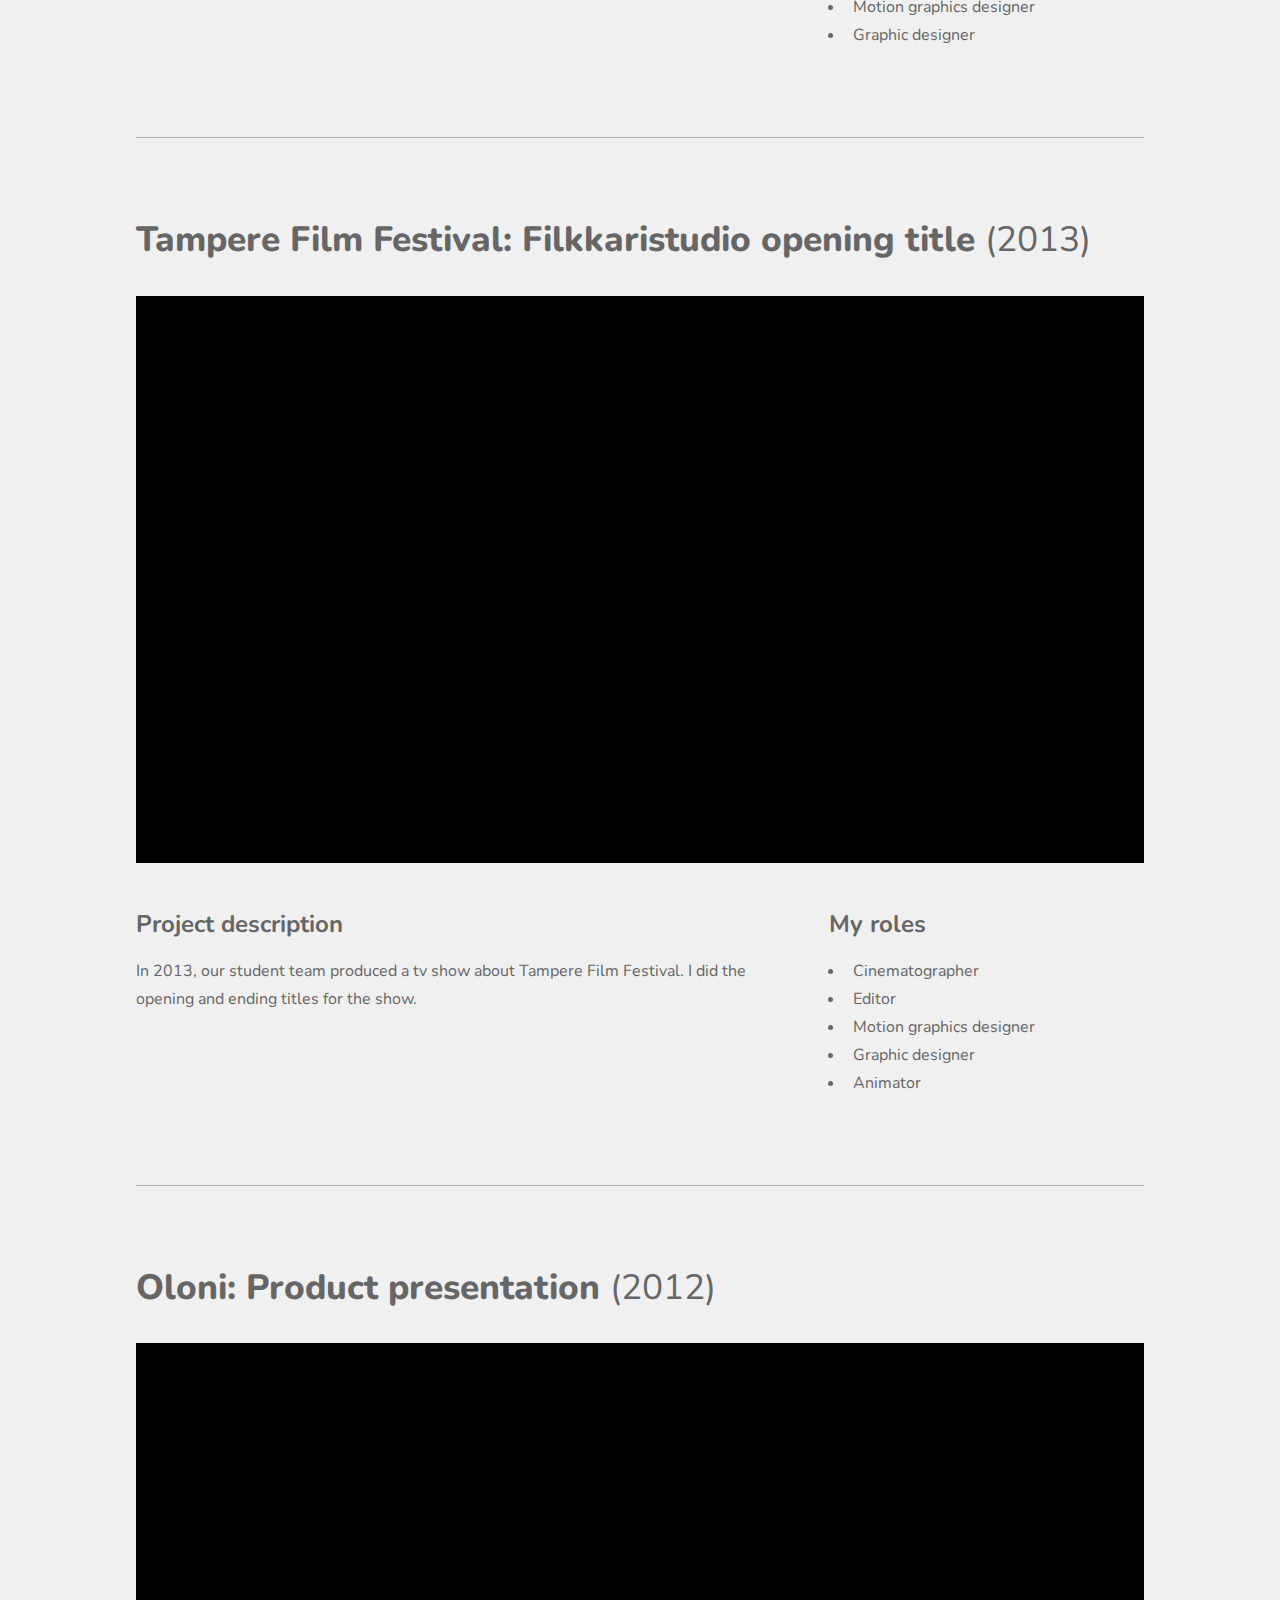
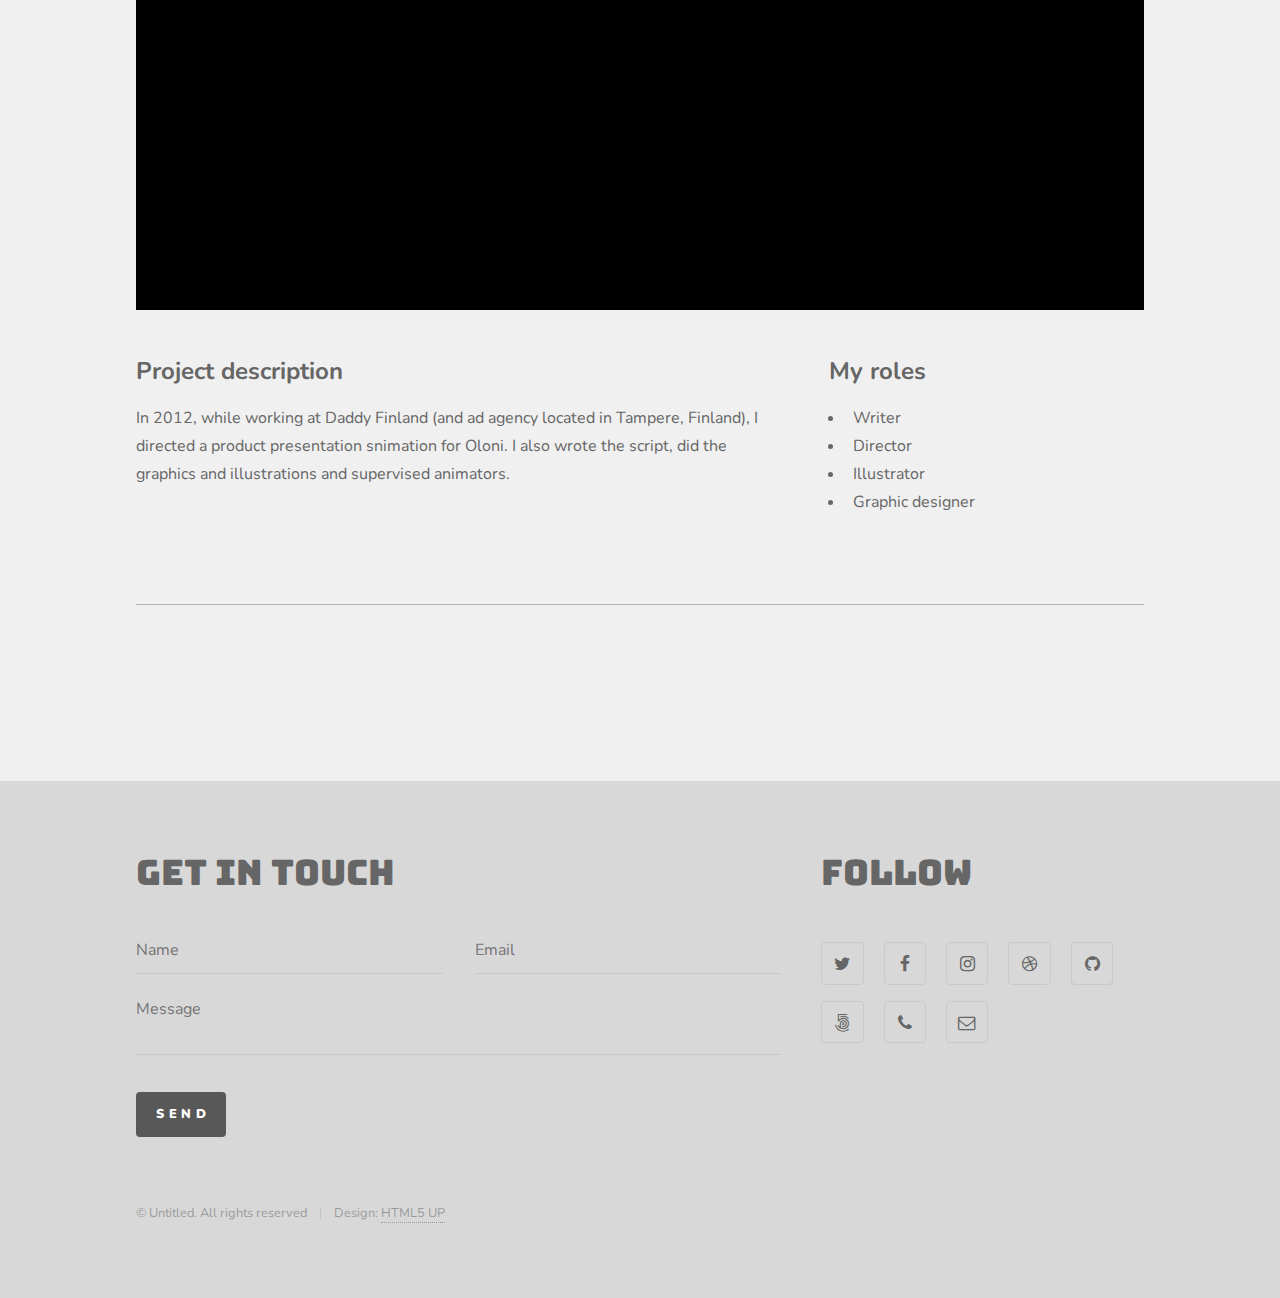
<file: videos.html>
<!DOCTYPE HTML>
<!--
	Phantom by HTML5 UP
	html5up.net | @ajlkn
	Free for personal and commercial use under the CCA 3.0 license (html5up.net/license)
-->
<html>
	<head>
		<title>Video - Portfolio Johannes Valkonen</title>
		<meta charset="utf-8" />
		<meta name="viewport" content="width=device-width, initial-scale=1" />
		<!--[if lte IE 8]><script src="assets/js/ie/html5shiv.js"></script><![endif]-->
		<link rel="stylesheet" href="assets/css/main.css" />
		<!--[if lte IE 9]><link rel="stylesheet" href="assets/css/ie9.css" /><![endif]-->
		<!--[if lte IE 8]><link rel="stylesheet" href="assets/css/ie8.css" /><![endif]-->
	</head>
	<body>
		<!-- Wrapper -->
			<div id="wrapper">

				<!-- Header -->
					<header id="header">
						<div class="inner">

							<!-- Logo -->
									<span class="logo">Cinematography, editing, motion graphics, etc.</span>

							<!-- Nav -->
								<nav>
									<ul>
										<li><a href="#menu">Menu</a></li>
									</ul>
								</nav>

						</div>
					</header>

				<!-- Menu -->
					<nav id="menu">
						<h2>Menu</h2>
						<ul>
							<li><a href="index.html">Work Samples</a></li>
							<li><a href="skills.html">Skills</a></li>
							<li><a href="experience.html">Experience</a></li>
						</ul>
					</nav>

				<!-- Main -->
					<div id="main">
						<div class="inner">

							<h1>Video WORKS</h1>

							<h3>Terttu Järvelä: Kuus Minuuttii <span class="light_h3">(2017)</span></h3>

							<div class="embed-container"><iframe src="http://player.vimeo.com/video/247357475" frameborder="0" webkitAllowFullScreen mozallowfullscreen allowFullScreen></iframe></div>

							<div class="row">
								<div class="8u 12u$(medium)" style="padding-right:2em;">
									<h4>Description</h4>
									<p>
									During November 2017 I created a music video for the song "Kuus Minuuttii" by Finnish rap artist Terttu Järvelä. It involved a tedious process of masking heads from videos of Finnish politicians and synchronizing them with the movements of the spinning instructor in the background. The song itself was also composed and produced by me.
									</p>
								</div>
								<div class="4u 12u$(medium)">
									<h4>My roles</h4>
									<ul>
										<li>Editor</li>
										<li>Motion graphics designer</li>
										<li>Animator</li>
										<li>Musician</li>
									</ul>
								</div>
							</div>

							<hr/>
							
							<h3>FinnCycling-Soumi-Perkele! <span class="light_h3">(2017)</span></h3>

							<div class="embed-container"><iframe src="http://player.vimeo.com/video/247353106" frameborder="0" webkitAllowFullScreen mozallowfullscreen allowFullScreen></iframe></div>

							<div class="row">
								<div class="6u 12u$(medium)" style="padding-right:2em;">
									<h4>Description</h4>
									<p>
									FinnCycling-Soumi-Perkele! is a "spinning"-type exercise bike class that explores topics such as work and Finnish austerity politics. The viewer can take part in the exercise programme led by the artist Martta Tuomaala, by cycling on one of the exercise bikes available. The participatory artwork is part of Martta Tuomaala’s broader multidisciplinary project that explores work-related topics and the role and position of women in Finnish society.
									</p>
								</div>
								<div class="3u 12u$(medium)">
									<h4>Details</h4>
									<ul>
										<li>Video installation</li>
										<li>60 min.</li>
										<li>HD 1920x1080p</li>
										<li>Stereo 2.0</li>
									</ul>
								</div>
								<div class="3u 12u$(medium)">
									<h4>My roles</h4>
									<ul>
										<li>Editor</li>
										<li>Motion graphics designer</li>
										<li>Graphic designer</li>
										<li>Musician</li>
									</ul>
								</div>
							</div>

							<hr/>

							<h3>Terttu Järvelä: Sotkamon Saatana <span class="light_h3">(2017)</span></h3>

							<div class="embed-container"><iframe src="http://player.vimeo.com/video/247324191" frameborder="0" webkitAllowFullScreen mozallowfullscreen allowFullScreen></iframe></div>

							<div class="row">
								<div class="8u 12u$(medium)" style="padding-right:2em;">
									<h4>Description</h4>
									<p>
									During August 2017 we filmed a music video for the song "Sotkamon Saatana" by Finnish rap artist Terttu Järvelä. The video, as well as the song itself, critizes the disasters the Finnish Talvivaara mining company has done to our nature with its neglecting of proper safety measures.
									</p>
									<p>
									Most of the documentary footage was received from an activist group <i>Stop Talvivaara!</i>, and some was shot by myself during a filming trip to the mining area. Additional fictional footage was shot during midnight in a completely dark forest, with a crew consisting only me (camera, lights) and the director Martta Tuomaala. 
									</p>
								</div>
								<div class="4u 12u$(medium)">
									<h4>My roles</h4>
									<ul>
										<li>Assistant producer</li>
										<li>Cinematographer</li>
										<li>Editor</li>
										<li>Motion graphics designer</li>
									</ul>
								</div>
							</div>

							<hr/>

							<h3>The Left Alliance: <br/>Municipal elections 2017, campaign video 2 <span class="light_h3">(2017)</span></h3>

							<div class="embed-container"><iframe src="http://player.vimeo.com/video/247338262" frameborder="0" webkitAllowFullScreen mozallowfullscreen allowFullScreen></iframe></div>

							<div class="row">
								<div class="8u 12u$(medium)" style="padding-right:2em;">
									<h4>Description</h4>
									<p>
									While working at The Left Alliance in spring 2017, I produced two promotional videos for the 2017 municipal elections in Finland. I selected  the crew, handled the budgeting and made sure the production was pulled through smoothly.
									</p>
									<p>For this second video, I also did the some special effects and the motion graphics, and coordinated the post-production phase.
									</p>
								</div>
								<div class="4u 12u$(medium)">
									<h4>My roles</h4>
									<ul>
										<li>Producer</li>
										<li>Special effects designer</li>
										<li>Post-production coordinator</li>
										<li>Motion graphics designer</li>
									</ul>
								</div>
							</div>

							<hr/>

							<h3>The Left Alliance: <br/>Municipal elections 2017, campaign video 1 <span class="light_h3">(2017)</span></h3>

							<div class="embed-container"><iframe src="http://player.vimeo.com/video/247332944" frameborder="0" webkitAllowFullScreen mozallowfullscreen allowFullScreen></iframe></div>

							<div class="row">
								<div class="8u 12u$(medium)" style="padding-right:2em;">
									<h4>Description</h4>
									<p>
									While working at The Left Alliance in spring 2017, I produced two promotional videos for the 2017 municipal elections in Finland. I selected  the crew, handled the budgeting and made sure the production was pulled through smoothly.
									</p>
									<p>For this second video, I did the editing and the motion graphics, and coordinated the post-production phase.
									</p>
								</div>
								<div class="4u 12u$(medium)">
									<h4>My roles</h4>
									<ul>
										<li>Producer</li>
										<li>Editor</li>
										<li>Post-production coordinator</li>
										<li>Motion graphics designer</li>
									</ul>
								</div>
							</div>

							<hr/>
							
							<h3>Fingertip: Company presentation <span class="light_h3">(2015)</span></h3>

							<div class="embed-container"><iframe src="http://player.vimeo.com/video/135661972" frameborder="0" webkitAllowFullScreen mozallowfullscreen allowFullScreen></iframe></div>

							<div class="row">
								<div class="8u 12u$(medium)" style="padding-right:2em;">
									<h4>Project description</h4>
									<p>
									Donec eget ex magna. Interdum et malesuada fames ac ante ipsum primis in faucibus. Pellentesque venenatis dolor imperdiet dolor mattis sagittis. Praesent rutrum sem diam, vitae egestas enim auctor sit amet. Pellentesque leo mauris, consectetur id ipsum sit amet, fergiat. Pellentesque in mi eu massa lacinia malesuada et a elit. Donec urna ex, lacinia in purus ac, pretium pulvinar mauris. Curabitur sapien risus, commodo eget turpis at, elementum convallis elit. Pellentesque enim turpis, hendrerit tristique.
									</p>
								</div>
								<div class="4u 12u$(medium)">
									<h4>My roles</h4>
									<ul>
										<li>Director</li>
										<li>Cinematographer</li>
										<li>Editor</li>
										<li>Motion graphics designer</li>
										<li>Sound designer</li>
									</ul>
								</div>
							</div>

							<hr/>
							
							<h3>Nelonen Media: Omanimi paints Sanomatalo <span class="light_h3">(2013)</span></h3>

							<div class="embed-container"><iframe src="http://player.vimeo.com/video/79985517" frameborder="0" webkitAllowFullScreen mozallowfullscreen allowFullScreen></iframe></div>

							<div class="row">
								<div class="8u 12u$(medium)" style="padding-right:2em;">
									<h4>Project description</h4>
									<p>
									During autumn 2013, artists from the Omanimi collective were commissioned to decorate Nelonen Media's new offices to be opened in Sanomatalo with street art themes. I was hired as a cinematographer to document the painters' process for Nelonen Media.
									</p>
								</div>
								<div class="4u 12u$(medium)">
									<h4>My roles</h4>
									<ul>
										<li>Cinematographer</li>
										<li>Lighting designer</li>
										<li>Production assistant</li>
									</ul>
								</div>
							</div>

							<hr/>
							
							<h3>Flow Festival: Otto Maja & friends <span class="light_h3">(2013)</span></h3>

							<div class="embed-container"><iframe src="http://player.vimeo.com/video/72421265" frameborder="0" webkitAllowFullScreen mozallowfullscreen allowFullScreen></iframe></div>

							<div class="row">
								<div class="8u 12u$(medium)" style="padding-right:2em;">
									<h4>Project description</h4>
									<p>
									During Flow Festival 2013, graffiti artist Otto Maja and friends decorated most of the festival area with different graffiti styles. This video is a one of the clips we produced for Flow Festival for promotional purposes.
									</p>
								</div>
								<div class="4u 12u$(medium)">
									<h4>My roles</h4>
									<ul>
										<li>Cinematographer</li>
										<li>Editor</li>
										<li>Graphic designer</li>
									</ul>
								</div>
							</div>

							<hr/>

							<h3>Uhana Design: Autumn collection <span class="light_h3">(2013)</span></h3>

							<div class="embed-container"><iframe src="http://player.vimeo.com/video/69219783" frameborder="0" webkitAllowFullScreen mozallowfullscreen allowFullScreen></iframe></div>

							<div class="row">
								<div class="8u 12u$(medium)" style="padding-right:2em;">
									<h4>Project description</h4>
									<p>
									In 2013, we filmed an autumn collection showcase video for a Tampere-based clothing company Uhana Design. 
									</p>
								</div>
								<div class="4u 12u$(medium)">
									<h4>My roles</h4>
									<ul>
										<li>Cinematographer</li>
										<li>Lighting designer</li>
										<li>Editor</li>
										<li>Motion graphics designer</li>
										<li>Graphic designer</li>
									</ul>
								</div>
							</div>

							<hr/>

							<h3>Tampere Film Festival: Filkkaristudio opening title <span class="light_h3">(2013)</span></h3>

							<div class="embed-container"><iframe src="http://player.vimeo.com/video/61134354" frameborder="0" webkitAllowFullScreen mozallowfullscreen allowFullScreen></iframe></div>

							<div class="row">
								<div class="8u 12u$(medium)" style="padding-right:2em;">
									<h4>Project description</h4>
									<p>
									In 2013, our student team produced a tv show about Tampere Film Festival. I did the opening and ending titles for the show.
									</p>
								</div>
								<div class="4u 12u$(medium)">
									<h4>My roles</h4>
									<ul>
										<li>Cinematographer</li>
										<li>Editor</li>
										<li>Motion graphics designer</li>
										<li>Graphic designer</li>
										<li>Animator</li>
									</ul>
								</div>
							</div>

							<hr/>

							<h3>Oloni: Product presentation <span class="light_h3">(2012)</span></h3>

							<div class="embed-container"><iframe src="http://player.vimeo.com/video/119422303" frameborder="0" webkitAllowFullScreen mozallowfullscreen allowFullScreen></iframe></div>

							<div class="row">
								<div class="8u 12u$(medium)" style="padding-right:2em;">
									<h4>Project description</h4>
									<p>
									In 2012, while working at Daddy Finland (and ad agency located in Tampere, Finland), I directed a product presentation snimation for Oloni. I also wrote the script, did the graphics and illustrations and supervised animators.
									</p>
								</div>
								<div class="4u 12u$(medium)">
									<h4>My roles</h4>
									<ul>
										<li>Writer</li>
										<li>Director</li>
										<li>Illustrator</li>
										<li>Graphic designer</li>
									</ul>
								</div>
							</div>

							<hr/>


						</div>
					</div>

				<!-- Footer -->
					<footer id="footer">
						<div class="inner">
							<section>
								<h2>Get in touch</h2>
								<form method="post" action="#">
									<div class="field half first">
										<input type="text" name="name" id="name" placeholder="Name" />
									</div>
									<div class="field half">
										<input type="email" name="email" id="email" placeholder="Email" />
									</div>
									<div class="field">
										<textarea name="message" id="message" placeholder="Message"></textarea>
									</div>
									<ul class="actions">
										<li><input type="submit" value="Send" class="special" /></li>
									</ul>
								</form>
							</section>
							<section>
								<h2>Follow</h2>
								<ul class="icons">
									<li><a href="#" class="icon style2 fa-twitter"><span class="label">Twitter</span></a></li>
									<li><a href="#" class="icon style2 fa-facebook"><span class="label">Facebook</span></a></li>
									<li><a href="#" class="icon style2 fa-instagram"><span class="label">Instagram</span></a></li>
									<li><a href="#" class="icon style2 fa-dribbble"><span class="label">Dribbble</span></a></li>
									<li><a href="#" class="icon style2 fa-github"><span class="label">GitHub</span></a></li>
									<li><a href="#" class="icon style2 fa-500px"><span class="label">500px</span></a></li>
									<li><a href="#" class="icon style2 fa-phone"><span class="label">Phone</span></a></li>
									<li><a href="#" class="icon style2 fa-envelope-o"><span class="label">Email</span></a></li>
								</ul>
							</section>
							<ul class="copyright">
								<li>&copy; Untitled. All rights reserved</li><li>Design: <a href="http://html5up.net">HTML5 UP</a></li>
							</ul>
						</div>
					</footer>

			</div>

		<!-- Scripts -->
			<script src="assets/js/jquery.min.js"></script>
			<script src="assets/js/skel.min.js"></script>
			<script src="assets/js/util.js"></script>
			<!--[if lte IE 8]><script src="assets/js/ie/respond.min.js"></script><![endif]-->
			<script src="assets/js/main.js"></script>

	</body>
</html>
</file>
<file: assets/css/ie9.css>
/*
	Phantom by HTML5 UP
	html5up.net | @ajlkn
	Free for personal and commercial use under the CCA 3.0 license (html5up.net/license)
*/

/* Tiles */

	.tiles:after {
		content: '';
		display: block;
		clear: both;
	}

	.tiles article {
		float: left;
	}

		.tiles article > a {
			padding-top: 50%;
			margin-top: -1.75em;
		}

		body:not(.is-touch) .tiles article:hover > .image {
			-moz-transform: none;
			-webkit-transform: none;
			-ms-transform: none;
			transform: none;
		}

/* Footer */

	#footer > .inner section {
		float: left;
	}

	#footer > .inner .copyright {
		clear: both;
		padding-top: 4em;
	}
</file>
<file: assets/css/ie8.css>
/*
	Phantom by HTML5 UP
	html5up.net | @ajlkn
	Free for personal and commercial use under the CCA 3.0 license (html5up.net/license)
*/

/* Form */

	form .field {
		float: none !important;
		width: 100% !important;
		padding-left: 0 !important;
	}

/* Button */

	input[type="submit"],
	input[type="reset"],
	input[type="button"],
	button,
	.button {
		border: solid 2px #585858 !important;
	}

		input[type="submit"]:hover,
		input[type="reset"]:hover,
		input[type="button"]:hover,
		button:hover,
		.button:hover {
			border-color: #f2849e !important;
		}

		input[type="submit"].special,
		input[type="reset"].special,
		input[type="button"].special,
		button.special,
		.button.special {
			border: none !important;
		}

/* Tiles */

	.tiles article > .image:before, .tiles article > .image:after {
		display: none;
	}

/* Header */

	#header .logo .symbol {
		display: none;
	}

	#header nav ul li a[href="#menu"] {
		text-indent: 0;
		width: auto;
		font-size: 0.8em;
	}

		#header nav ul li a[href="#menu"]:before, #header nav ul li a[href="#menu"]:after {
			display: none;
		}

/* Footer */

	#footer > .inner section {
		width: 50%;
		margin-left: 3em;
	}

		#footer > .inner section:first-child {
			margin-left: 0;
			width: 40%;
		}
</file>
<file: assets/css/main.css>
@import url(font-awesome.min.css);
@import url("https://fonts.googleapis.com/css?family=Bungee");
@import url("https://fonts.googleapis.com/css?family=Nunito:200:300,400,600,700,800,900");

/*
	Phantom by HTML5 UP
	html5up.net | @ajlkn
	Free for personal and commercial use under the CCA 3.0 license (html5up.net/license)
*/

/* Reset */

	html, body, div, span, applet, object, iframe, h1, h2, h3, h4, h5, h6, p, blockquote, pre, a, abbr, acronym, address, big, cite, code, del, dfn, em, img, ins, kbd, q, s, samp, small, strike, strong, sub, sup, tt, var, b, u, i, center, dl, dt, dd, ol, ul, li, fieldset, form, label, legend, table, caption, tbody, tfoot, thead, tr, th, td, article, aside, canvas, details, embed, figure, figcaption, footer, header, hgroup, menu, nav, output, ruby, section, summary, time, mark, audio, video {
		margin: 0;
		padding: 0;
		border: 0;
		font-size: 100%;
		font: inherit;
		vertical-align: baseline;
	}

	article, aside, details, figcaption, figure, footer, header, hgroup, menu, nav, section {
		display: block;
	}

	body {
		line-height: 1;
	}

	ol, ul {
		list-style: none;
	}

	blockquote, q {
		quotes: none;
	}

	blockquote:before, blockquote:after, q:before, q:after {
		content: '';
		content: none;
	}

	table {
		border-collapse: collapse;
		border-spacing: 0;
	}

	body {
		-webkit-text-size-adjust: none;
	}

/* Box Model */

	*, *:before, *:after {
		-moz-box-sizing: border-box;
		-webkit-box-sizing: border-box;
		box-sizing: border-box;
	}

/* Grid */

	.row {
		border-bottom: solid 1px transparent;
		-moz-box-sizing: border-box;
		-webkit-box-sizing: border-box;
		box-sizing: border-box;
	}

	.row > * {
		float: left;
		-moz-box-sizing: border-box;
		-webkit-box-sizing: border-box;
		box-sizing: border-box;
	}

	.row:after, .row:before {
		content: '';
		display: block;
		clear: both;
		height: 0;
	}

	.row.uniform > * > :first-child {
		margin-top: 0;
	}

	.row.uniform > * > :last-child {
		margin-bottom: 0;
	}

	.row.\30 \25 > * {
		padding: 0 0 0 0em;
	}

	.row.\30 \25 {
		margin: 0 0 -1px 0em;
	}

	.row.uniform.\30 \25 > * {
		padding: 0em 0 0 0em;
	}

	.row.uniform.\30 \25 {
		margin: 0em 0 -1px 0em;
	}

	.row > * {
		padding: 0 0 0 2em;
	}

	.row {
		margin: 0 0 -1px -2em;
	}

	.row.uniform > * {
		padding: 2em 0 0 2em;
	}

	.row.uniform {
		margin: -2em 0 -1px -2em;
	}

	.row.\32 00\25 > * {
		padding: 0 0 0 4em;
	}

	.row.\32 00\25 {
		margin: 0 0 -1px -4em;
	}

	.row.uniform.\32 00\25 > * {
		padding: 4em 0 0 4em;
	}

	.row.uniform.\32 00\25 {
		margin: -4em 0 -1px -4em;
	}

	.row.\31 50\25 > * {
		padding: 0 0 0 3em;
	}

	.row.\31 50\25 {
		margin: 0 0 -1px -3em;
	}

	.row.uniform.\31 50\25 > * {
		padding: 3em 0 0 3em;
	}

	.row.uniform.\31 50\25 {
		margin: -3em 0 -1px -3em;
	}

	.row.\35 0\25 > * {
		padding: 0 0 0 1em;
	}

	.row.\35 0\25 {
		margin: 0 0 -1px -1em;
	}

	.row.uniform.\35 0\25 > * {
		padding: 1em 0 0 1em;
	}

	.row.uniform.\35 0\25 {
		margin: -1em 0 -1px -1em;
	}

	.row.\32 5\25 > * {
		padding: 0 0 0 0.5em;
	}

	.row.\32 5\25 {
		margin: 0 0 -1px -0.5em;
	}

	.row.uniform.\32 5\25 > * {
		padding: 0.5em 0 0 0.5em;
	}

	.row.uniform.\32 5\25 {
		margin: -0.5em 0 -1px -0.5em;
	}

	.\31 2u, .\31 2u\24 {
		width: 100%;
		clear: none;
		margin-left: 0;
	}

	.\31 1u, .\31 1u\24 {
		width: 91.6666666667%;
		clear: none;
		margin-left: 0;
	}

	.\31 0u, .\31 0u\24 {
		width: 83.3333333333%;
		clear: none;
		margin-left: 0;
	}

	.\39 u, .\39 u\24 {
		width: 75%;
		clear: none;
		margin-left: 0;
	}

	.\38 u, .\38 u\24 {
		width: 66.6666666667%;
		clear: none;
		margin-left: 0;
	}

	.\37 u, .\37 u\24 {
		width: 58.3333333333%;
		clear: none;
		margin-left: 0;
	}

	.\36 u, .\36 u\24 {
		width: 50%;
		clear: none;
		margin-left: 0;
	}

	.\35 u, .\35 u\24 {
		width: 41.6666666667%;
		clear: none;
		margin-left: 0;
	}

	.\34 u, .\34 u\24 {
		width: 33.3333333333%;
		clear: none;
		margin-left: 0;
	}

	.\33 u, .\33 u\24 {
		width: 25%;
		clear: none;
		margin-left: 0;
	}

	.\32 u, .\32 u\24 {
		width: 16.6666666667%;
		clear: none;
		margin-left: 0;
	}

	.\31 u, .\31 u\24 {
		width: 8.3333333333%;
		clear: none;
		margin-left: 0;
	}

	.\31 2u\24 + *,
	.\31 1u\24 + *,
	.\31 0u\24 + *,
	.\39 u\24 + *,
	.\38 u\24 + *,
	.\37 u\24 + *,
	.\36 u\24 + *,
	.\35 u\24 + *,
	.\34 u\24 + *,
	.\33 u\24 + *,
	.\32 u\24 + *,
	.\31 u\24 + * {
		clear: left;
	}

	.\-11u {
		margin-left: 91.66667%;
	}

	.\-10u {
		margin-left: 83.33333%;
	}

	.\-9u {
		margin-left: 75%;
	}

	.\-8u {
		margin-left: 66.66667%;
	}

	.\-7u {
		margin-left: 58.33333%;
	}

	.\-6u {
		margin-left: 50%;
	}

	.\-5u {
		margin-left: 41.66667%;
	}

	.\-4u {
		margin-left: 33.33333%;
	}

	.\-3u {
		margin-left: 25%;
	}

	.\-2u {
		margin-left: 16.66667%;
	}

	.\-1u {
		margin-left: 8.33333%;
	}

	@media screen and (max-width: 1680px) {

		.row > * {
			padding: 0 0 0 2em;
		}

		.row {
			margin: 0 0 -1px -2em;
		}

		.row.uniform > * {
			padding: 2em 0 0 2em;
		}

		.row.uniform {
			margin: -2em 0 -1px -2em;
		}

		.row.\32 00\25 > * {
			padding: 0 0 0 4em;
		}

		.row.\32 00\25 {
			margin: 0 0 -1px -4em;
		}

		.row.uniform.\32 00\25 > * {
			padding: 4em 0 0 4em;
		}

		.row.uniform.\32 00\25 {
			margin: -4em 0 -1px -4em;
		}

		.row.\31 50\25 > * {
			padding: 0 0 0 3em;
		}

		.row.\31 50\25 {
			margin: 0 0 -1px -3em;
		}

		.row.uniform.\31 50\25 > * {
			padding: 3em 0 0 3em;
		}

		.row.uniform.\31 50\25 {
			margin: -3em 0 -1px -3em;
		}

		.row.\35 0\25 > * {
			padding: 0 0 0 1em;
		}

		.row.\35 0\25 {
			margin: 0 0 -1px -1em;
		}

		.row.uniform.\35 0\25 > * {
			padding: 1em 0 0 1em;
		}

		.row.uniform.\35 0\25 {
			margin: -1em 0 -1px -1em;
		}

		.row.\32 5\25 > * {
			padding: 0 0 0 0.5em;
		}

		.row.\32 5\25 {
			margin: 0 0 -1px -0.5em;
		}

		.row.uniform.\32 5\25 > * {
			padding: 0.5em 0 0 0.5em;
		}

		.row.uniform.\32 5\25 {
			margin: -0.5em 0 -1px -0.5em;
		}

		.\31 2u\28xlarge\29, .\31 2u\24\28xlarge\29 {
			width: 100%;
			clear: none;
			margin-left: 0;
		}

		.\31 1u\28xlarge\29, .\31 1u\24\28xlarge\29 {
			width: 91.6666666667%;
			clear: none;
			margin-left: 0;
		}

		.\31 0u\28xlarge\29, .\31 0u\24\28xlarge\29 {
			width: 83.3333333333%;
			clear: none;
			margin-left: 0;
		}

		.\39 u\28xlarge\29, .\39 u\24\28xlarge\29 {
			width: 75%;
			clear: none;
			margin-left: 0;
		}

		.\38 u\28xlarge\29, .\38 u\24\28xlarge\29 {
			width: 66.6666666667%;
			clear: none;
			margin-left: 0;
		}

		.\37 u\28xlarge\29, .\37 u\24\28xlarge\29 {
			width: 58.3333333333%;
			clear: none;
			margin-left: 0;
		}

		.\36 u\28xlarge\29, .\36 u\24\28xlarge\29 {
			width: 50%;
			clear: none;
			margin-left: 0;
		}

		.\35 u\28xlarge\29, .\35 u\24\28xlarge\29 {
			width: 41.6666666667%;
			clear: none;
			margin-left: 0;
		}

		.\34 u\28xlarge\29, .\34 u\24\28xlarge\29 {
			width: 33.3333333333%;
			clear: none;
			margin-left: 0;
		}

		.\33 u\28xlarge\29, .\33 u\24\28xlarge\29 {
			width: 25%;
			clear: none;
			margin-left: 0;
		}

		.\32 u\28xlarge\29, .\32 u\24\28xlarge\29 {
			width: 16.6666666667%;
			clear: none;
			margin-left: 0;
		}

		.\31 u\28xlarge\29, .\31 u\24\28xlarge\29 {
			width: 8.3333333333%;
			clear: none;
			margin-left: 0;
		}

		.\31 2u\24\28xlarge\29 + *,
		.\31 1u\24\28xlarge\29 + *,
		.\31 0u\24\28xlarge\29 + *,
		.\39 u\24\28xlarge\29 + *,
		.\38 u\24\28xlarge\29 + *,
		.\37 u\24\28xlarge\29 + *,
		.\36 u\24\28xlarge\29 + *,
		.\35 u\24\28xlarge\29 + *,
		.\34 u\24\28xlarge\29 + *,
		.\33 u\24\28xlarge\29 + *,
		.\32 u\24\28xlarge\29 + *,
		.\31 u\24\28xlarge\29 + * {
			clear: left;
		}

		.\-11u\28xlarge\29 {
			margin-left: 91.66667%;
		}

		.\-10u\28xlarge\29 {
			margin-left: 83.33333%;
		}

		.\-9u\28xlarge\29 {
			margin-left: 75%;
		}

		.\-8u\28xlarge\29 {
			margin-left: 66.66667%;
		}

		.\-7u\28xlarge\29 {
			margin-left: 58.33333%;
		}

		.\-6u\28xlarge\29 {
			margin-left: 50%;
		}

		.\-5u\28xlarge\29 {
			margin-left: 41.66667%;
		}

		.\-4u\28xlarge\29 {
			margin-left: 33.33333%;
		}

		.\-3u\28xlarge\29 {
			margin-left: 25%;
		}

		.\-2u\28xlarge\29 {
			margin-left: 16.66667%;
		}

		.\-1u\28xlarge\29 {
			margin-left: 8.33333%;
		}

	}

	@media screen and (max-width: 1280px) {

		.row > * {
			padding: 0 0 0 2em;
		}

		.row {
			margin: 0 0 -1px -2em;
		}

		.row.uniform > * {
			padding: 2em 0 0 2em;
		}

		.row.uniform {
			margin: -2em 0 -1px -2em;
		}

		.row.\32 00\25 > * {
			padding: 0 0 0 4em;
		}

		.row.\32 00\25 {
			margin: 0 0 -1px -4em;
		}

		.row.uniform.\32 00\25 > * {
			padding: 4em 0 0 4em;
		}

		.row.uniform.\32 00\25 {
			margin: -4em 0 -1px -4em;
		}

		.row.\31 50\25 > * {
			padding: 0 0 0 3em;
		}

		.row.\31 50\25 {
			margin: 0 0 -1px -3em;
		}

		.row.uniform.\31 50\25 > * {
			padding: 3em 0 0 3em;
		}

		.row.uniform.\31 50\25 {
			margin: -3em 0 -1px -3em;
		}

		.row.\35 0\25 > * {
			padding: 0 0 0 1em;
		}

		.row.\35 0\25 {
			margin: 0 0 -1px -1em;
		}

		.row.uniform.\35 0\25 > * {
			padding: 1em 0 0 1em;
		}

		.row.uniform.\35 0\25 {
			margin: -1em 0 -1px -1em;
		}

		.row.\32 5\25 > * {
			padding: 0 0 0 0.5em;
		}

		.row.\32 5\25 {
			margin: 0 0 -1px -0.5em;
		}

		.row.uniform.\32 5\25 > * {
			padding: 0.5em 0 0 0.5em;
		}

		.row.uniform.\32 5\25 {
			margin: -0.5em 0 -1px -0.5em;
		}

		.\31 2u\28large\29, .\31 2u\24\28large\29 {
			width: 100%;
			clear: none;
			margin-left: 0;
		}

		.\31 1u\28large\29, .\31 1u\24\28large\29 {
			width: 91.6666666667%;
			clear: none;
			margin-left: 0;
		}

		.\31 0u\28large\29, .\31 0u\24\28large\29 {
			width: 83.3333333333%;
			clear: none;
			margin-left: 0;
		}

		.\39 u\28large\29, .\39 u\24\28large\29 {
			width: 75%;
			clear: none;
			margin-left: 0;
		}

		.\38 u\28large\29, .\38 u\24\28large\29 {
			width: 66.6666666667%;
			clear: none;
			margin-left: 0;
		}

		.\37 u\28large\29, .\37 u\24\28large\29 {
			width: 58.3333333333%;
			clear: none;
			margin-left: 0;
		}

		.\36 u\28large\29, .\36 u\24\28large\29 {
			width: 50%;
			clear: none;
			margin-left: 0;
		}

		.\35 u\28large\29, .\35 u\24\28large\29 {
			width: 41.6666666667%;
			clear: none;
			margin-left: 0;
		}

		.\34 u\28large\29, .\34 u\24\28large\29 {
			width: 33.3333333333%;
			clear: none;
			margin-left: 0;
		}

		.\33 u\28large\29, .\33 u\24\28large\29 {
			width: 25%;
			clear: none;
			margin-left: 0;
		}

		.\32 u\28large\29, .\32 u\24\28large\29 {
			width: 16.6666666667%;
			clear: none;
			margin-left: 0;
		}

		.\31 u\28large\29, .\31 u\24\28large\29 {
			width: 8.3333333333%;
			clear: none;
			margin-left: 0;
		}

		.\31 2u\24\28large\29 + *,
		.\31 1u\24\28large\29 + *,
		.\31 0u\24\28large\29 + *,
		.\39 u\24\28large\29 + *,
		.\38 u\24\28large\29 + *,
		.\37 u\24\28large\29 + *,
		.\36 u\24\28large\29 + *,
		.\35 u\24\28large\29 + *,
		.\34 u\24\28large\29 + *,
		.\33 u\24\28large\29 + *,
		.\32 u\24\28large\29 + *,
		.\31 u\24\28large\29 + * {
			clear: left;
		}

		.\-11u\28large\29 {
			margin-left: 91.66667%;
		}

		.\-10u\28large\29 {
			margin-left: 83.33333%;
		}

		.\-9u\28large\29 {
			margin-left: 75%;
		}

		.\-8u\28large\29 {
			margin-left: 66.66667%;
		}

		.\-7u\28large\29 {
			margin-left: 58.33333%;
		}

		.\-6u\28large\29 {
			margin-left: 50%;
		}

		.\-5u\28large\29 {
			margin-left: 41.66667%;
		}

		.\-4u\28large\29 {
			margin-left: 33.33333%;
		}

		.\-3u\28large\29 {
			margin-left: 25%;
		}

		.\-2u\28large\29 {
			margin-left: 16.66667%;
		}

		.\-1u\28large\29 {
			margin-left: 8.33333%;
		}

	}

	@media screen and (max-width: 980px) {

		.row > * {
			padding: 0 0 0 1.5em;
		}

		.row {
			margin: 0 0 -1px -1.5em;
		}

		.row.uniform > * {
			padding: 1.5em 0 0 1.5em;
		}

		.row.uniform {
			margin: -1.5em 0 -1px -1.5em;
		}

		.row.\32 00\25 > * {
			padding: 0 0 0 3em;
		}

		.row.\32 00\25 {
			margin: 0 0 -1px -3em;
		}

		.row.uniform.\32 00\25 > * {
			padding: 3em 0 0 3em;
		}

		.row.uniform.\32 00\25 {
			margin: -3em 0 -1px -3em;
		}

		.row.\31 50\25 > * {
			padding: 0 0 0 2.25em;
		}

		.row.\31 50\25 {
			margin: 0 0 -1px -2.25em;
		}

		.row.uniform.\31 50\25 > * {
			padding: 2.25em 0 0 2.25em;
		}

		.row.uniform.\31 50\25 {
			margin: -2.25em 0 -1px -2.25em;
		}

		.row.\35 0\25 > * {
			padding: 0 0 0 0.75em;
		}

		.row.\35 0\25 {
			margin: 0 0 -1px -0.75em;
		}

		.row.uniform.\35 0\25 > * {
			padding: 0.75em 0 0 0.75em;
		}

		.row.uniform.\35 0\25 {
			margin: -0.75em 0 -1px -0.75em;
		}

		.row.\32 5\25 > * {
			padding: 0 0 0 0.375em;
		}

		.row.\32 5\25 {
			margin: 0 0 -1px -0.375em;
		}

		.row.uniform.\32 5\25 > * {
			padding: 0.375em 0 0 0.375em;
		}

		.row.uniform.\32 5\25 {
			margin: -0.375em 0 -1px -0.375em;
		}

		.\31 2u\28medium\29, .\31 2u\24\28medium\29 {
			width: 100%;
			clear: none;
			margin-left: 0;
		}

		.\31 1u\28medium\29, .\31 1u\24\28medium\29 {
			width: 91.6666666667%;
			clear: none;
			margin-left: 0;
		}

		.\31 0u\28medium\29, .\31 0u\24\28medium\29 {
			width: 83.3333333333%;
			clear: none;
			margin-left: 0;
		}

		.\39 u\28medium\29, .\39 u\24\28medium\29 {
			width: 75%;
			clear: none;
			margin-left: 0;
		}

		.\38 u\28medium\29, .\38 u\24\28medium\29 {
			width: 66.6666666667%;
			clear: none;
			margin-left: 0;
		}

		.\37 u\28medium\29, .\37 u\24\28medium\29 {
			width: 58.3333333333%;
			clear: none;
			margin-left: 0;
		}

		.\36 u\28medium\29, .\36 u\24\28medium\29 {
			width: 50%;
			clear: none;
			margin-left: 0;
		}

		.\35 u\28medium\29, .\35 u\24\28medium\29 {
			width: 41.6666666667%;
			clear: none;
			margin-left: 0;
		}

		.\34 u\28medium\29, .\34 u\24\28medium\29 {
			width: 33.3333333333%;
			clear: none;
			margin-left: 0;
		}

		.\33 u\28medium\29, .\33 u\24\28medium\29 {
			width: 25%;
			clear: none;
			margin-left: 0;
		}

		.\32 u\28medium\29, .\32 u\24\28medium\29 {
			width: 16.6666666667%;
			clear: none;
			margin-left: 0;
		}

		.\31 u\28medium\29, .\31 u\24\28medium\29 {
			width: 8.3333333333%;
			clear: none;
			margin-left: 0;
		}

		.\31 2u\24\28medium\29 + *,
		.\31 1u\24\28medium\29 + *,
		.\31 0u\24\28medium\29 + *,
		.\39 u\24\28medium\29 + *,
		.\38 u\24\28medium\29 + *,
		.\37 u\24\28medium\29 + *,
		.\36 u\24\28medium\29 + *,
		.\35 u\24\28medium\29 + *,
		.\34 u\24\28medium\29 + *,
		.\33 u\24\28medium\29 + *,
		.\32 u\24\28medium\29 + *,
		.\31 u\24\28medium\29 + * {
			clear: left;
		}

		.\-11u\28medium\29 {
			margin-left: 91.66667%;
		}

		.\-10u\28medium\29 {
			margin-left: 83.33333%;
		}

		.\-9u\28medium\29 {
			margin-left: 75%;
		}

		.\-8u\28medium\29 {
			margin-left: 66.66667%;
		}

		.\-7u\28medium\29 {
			margin-left: 58.33333%;
		}

		.\-6u\28medium\29 {
			margin-left: 50%;
		}

		.\-5u\28medium\29 {
			margin-left: 41.66667%;
		}

		.\-4u\28medium\29 {
			margin-left: 33.33333%;
		}

		.\-3u\28medium\29 {
			margin-left: 25%;
		}

		.\-2u\28medium\29 {
			margin-left: 16.66667%;
		}

		.\-1u\28medium\29 {
			margin-left: 8.33333%;
		}

	}

	@media screen and (max-width: 736px) {

		.row > * {
			padding: 0 0 0 1em;
		}

		.row {
			margin: 0 0 -1px -1em;
		}

		.row.uniform > * {
			padding: 1em 0 0 1em;
		}

		.row.uniform {
			margin: -1em 0 -1px -1em;
		}

		.row.\32 00\25 > * {
			padding: 0 0 0 2em;
		}

		.row.\32 00\25 {
			margin: 0 0 -1px -2em;
		}

		.row.uniform.\32 00\25 > * {
			padding: 2em 0 0 2em;
		}

		.row.uniform.\32 00\25 {
			margin: -2em 0 -1px -2em;
		}

		.row.\31 50\25 > * {
			padding: 0 0 0 1.5em;
		}

		.row.\31 50\25 {
			margin: 0 0 -1px -1.5em;
		}

		.row.uniform.\31 50\25 > * {
			padding: 1.5em 0 0 1.5em;
		}

		.row.uniform.\31 50\25 {
			margin: -1.5em 0 -1px -1.5em;
		}

		.row.\35 0\25 > * {
			padding: 0 0 0 0.5em;
		}

		.row.\35 0\25 {
			margin: 0 0 -1px -0.5em;
		}

		.row.uniform.\35 0\25 > * {
			padding: 0.5em 0 0 0.5em;
		}

		.row.uniform.\35 0\25 {
			margin: -0.5em 0 -1px -0.5em;
		}

		.row.\32 5\25 > * {
			padding: 0 0 0 0.25em;
		}

		.row.\32 5\25 {
			margin: 0 0 -1px -0.25em;
		}

		.row.uniform.\32 5\25 > * {
			padding: 0.25em 0 0 0.25em;
		}

		.row.uniform.\32 5\25 {
			margin: -0.25em 0 -1px -0.25em;
		}

		.\31 2u\28small\29, .\31 2u\24\28small\29 {
			width: 100%;
			clear: none;
			margin-left: 0;
		}

		.\31 1u\28small\29, .\31 1u\24\28small\29 {
			width: 91.6666666667%;
			clear: none;
			margin-left: 0;
		}

		.\31 0u\28small\29, .\31 0u\24\28small\29 {
			width: 83.3333333333%;
			clear: none;
			margin-left: 0;
		}

		.\39 u\28small\29, .\39 u\24\28small\29 {
			width: 75%;
			clear: none;
			margin-left: 0;
		}

		.\38 u\28small\29, .\38 u\24\28small\29 {
			width: 66.6666666667%;
			clear: none;
			margin-left: 0;
		}

		.\37 u\28small\29, .\37 u\24\28small\29 {
			width: 58.3333333333%;
			clear: none;
			margin-left: 0;
		}

		.\36 u\28small\29, .\36 u\24\28small\29 {
			width: 50%;
			clear: none;
			margin-left: 0;
		}

		.\35 u\28small\29, .\35 u\24\28small\29 {
			width: 41.6666666667%;
			clear: none;
			margin-left: 0;
		}

		.\34 u\28small\29, .\34 u\24\28small\29 {
			width: 33.3333333333%;
			clear: none;
			margin-left: 0;
		}

		.\33 u\28small\29, .\33 u\24\28small\29 {
			width: 25%;
			clear: none;
			margin-left: 0;
		}

		.\32 u\28small\29, .\32 u\24\28small\29 {
			width: 16.6666666667%;
			clear: none;
			margin-left: 0;
		}

		.\31 u\28small\29, .\31 u\24\28small\29 {
			width: 8.3333333333%;
			clear: none;
			margin-left: 0;
		}

		.\31 2u\24\28small\29 + *,
		.\31 1u\24\28small\29 + *,
		.\31 0u\24\28small\29 + *,
		.\39 u\24\28small\29 + *,
		.\38 u\24\28small\29 + *,
		.\37 u\24\28small\29 + *,
		.\36 u\24\28small\29 + *,
		.\35 u\24\28small\29 + *,
		.\34 u\24\28small\29 + *,
		.\33 u\24\28small\29 + *,
		.\32 u\24\28small\29 + *,
		.\31 u\24\28small\29 + * {
			clear: left;
		}

		.\-11u\28small\29 {
			margin-left: 91.66667%;
		}

		.\-10u\28small\29 {
			margin-left: 83.33333%;
		}

		.\-9u\28small\29 {
			margin-left: 75%;
		}

		.\-8u\28small\29 {
			margin-left: 66.66667%;
		}

		.\-7u\28small\29 {
			margin-left: 58.33333%;
		}

		.\-6u\28small\29 {
			margin-left: 50%;
		}

		.\-5u\28small\29 {
			margin-left: 41.66667%;
		}

		.\-4u\28small\29 {
			margin-left: 33.33333%;
		}

		.\-3u\28small\29 {
			margin-left: 25%;
		}

		.\-2u\28small\29 {
			margin-left: 16.66667%;
		}

		.\-1u\28small\29 {
			margin-left: 8.33333%;
		}

	}

	@media screen and (max-width: 480px) {

		.row > * {
			padding: 0 0 0 1em;
		}

		.row {
			margin: 0 0 -1px -1em;
		}

		.row.uniform > * {
			padding: 1em 0 0 1em;
		}

		.row.uniform {
			margin: -1em 0 -1px -1em;
		}

		.row.\32 00\25 > * {
			padding: 0 0 0 2em;
		}

		.row.\32 00\25 {
			margin: 0 0 -1px -2em;
		}

		.row.uniform.\32 00\25 > * {
			padding: 2em 0 0 2em;
		}

		.row.uniform.\32 00\25 {
			margin: -2em 0 -1px -2em;
		}

		.row.\31 50\25 > * {
			padding: 0 0 0 1.5em;
		}

		.row.\31 50\25 {
			margin: 0 0 -1px -1.5em;
		}

		.row.uniform.\31 50\25 > * {
			padding: 1.5em 0 0 1.5em;
		}

		.row.uniform.\31 50\25 {
			margin: -1.5em 0 -1px -1.5em;
		}

		.row.\35 0\25 > * {
			padding: 0 0 0 0.5em;
		}

		.row.\35 0\25 {
			margin: 0 0 -1px -0.5em;
		}

		.row.uniform.\35 0\25 > * {
			padding: 0.5em 0 0 0.5em;
		}

		.row.uniform.\35 0\25 {
			margin: -0.5em 0 -1px -0.5em;
		}

		.row.\32 5\25 > * {
			padding: 0 0 0 0.25em;
		}

		.row.\32 5\25 {
			margin: 0 0 -1px -0.25em;
		}

		.row.uniform.\32 5\25 > * {
			padding: 0.25em 0 0 0.25em;
		}

		.row.uniform.\32 5\25 {
			margin: -0.25em 0 -1px -0.25em;
		}

		.\31 2u\28xsmall\29, .\31 2u\24\28xsmall\29 {
			width: 100%;
			clear: none;
			margin-left: 0;
		}

		.\31 1u\28xsmall\29, .\31 1u\24\28xsmall\29 {
			width: 91.6666666667%;
			clear: none;
			margin-left: 0;
		}

		.\31 0u\28xsmall\29, .\31 0u\24\28xsmall\29 {
			width: 83.3333333333%;
			clear: none;
			margin-left: 0;
		}

		.\39 u\28xsmall\29, .\39 u\24\28xsmall\29 {
			width: 75%;
			clear: none;
			margin-left: 0;
		}

		.\38 u\28xsmall\29, .\38 u\24\28xsmall\29 {
			width: 66.6666666667%;
			clear: none;
			margin-left: 0;
		}

		.\37 u\28xsmall\29, .\37 u\24\28xsmall\29 {
			width: 58.3333333333%;
			clear: none;
			margin-left: 0;
		}

		.\36 u\28xsmall\29, .\36 u\24\28xsmall\29 {
			width: 50%;
			clear: none;
			margin-left: 0;
		}

		.\35 u\28xsmall\29, .\35 u\24\28xsmall\29 {
			width: 41.6666666667%;
			clear: none;
			margin-left: 0;
		}

		.\34 u\28xsmall\29, .\34 u\24\28xsmall\29 {
			width: 33.3333333333%;
			clear: none;
			margin-left: 0;
		}

		.\33 u\28xsmall\29, .\33 u\24\28xsmall\29 {
			width: 25%;
			clear: none;
			margin-left: 0;
		}

		.\32 u\28xsmall\29, .\32 u\24\28xsmall\29 {
			width: 16.6666666667%;
			clear: none;
			margin-left: 0;
		}

		.\31 u\28xsmall\29, .\31 u\24\28xsmall\29 {
			width: 8.3333333333%;
			clear: none;
			margin-left: 0;
		}

		.\31 2u\24\28xsmall\29 + *,
		.\31 1u\24\28xsmall\29 + *,
		.\31 0u\24\28xsmall\29 + *,
		.\39 u\24\28xsmall\29 + *,
		.\38 u\24\28xsmall\29 + *,
		.\37 u\24\28xsmall\29 + *,
		.\36 u\24\28xsmall\29 + *,
		.\35 u\24\28xsmall\29 + *,
		.\34 u\24\28xsmall\29 + *,
		.\33 u\24\28xsmall\29 + *,
		.\32 u\24\28xsmall\29 + *,
		.\31 u\24\28xsmall\29 + * {
			clear: left;
		}

		.\-11u\28xsmall\29 {
			margin-left: 91.66667%;
		}

		.\-10u\28xsmall\29 {
			margin-left: 83.33333%;
		}

		.\-9u\28xsmall\29 {
			margin-left: 75%;
		}

		.\-8u\28xsmall\29 {
			margin-left: 66.66667%;
		}

		.\-7u\28xsmall\29 {
			margin-left: 58.33333%;
		}

		.\-6u\28xsmall\29 {
			margin-left: 50%;
		}

		.\-5u\28xsmall\29 {
			margin-left: 41.66667%;
		}

		.\-4u\28xsmall\29 {
			margin-left: 33.33333%;
		}

		.\-3u\28xsmall\29 {
			margin-left: 25%;
		}

		.\-2u\28xsmall\29 {
			margin-left: 16.66667%;
		}

		.\-1u\28xsmall\29 {
			margin-left: 8.33333%;
		}

	}

	@media screen and (max-width: 360px) {

		.row > * {
			padding: 0 0 0 1em;
		}

		.row {
			margin: 0 0 -1px -1em;
		}

		.row.uniform > * {
			padding: 1em 0 0 1em;
		}

		.row.uniform {
			margin: -1em 0 -1px -1em;
		}

		.row.\32 00\25 > * {
			padding: 0 0 0 2em;
		}

		.row.\32 00\25 {
			margin: 0 0 -1px -2em;
		}

		.row.uniform.\32 00\25 > * {
			padding: 2em 0 0 2em;
		}

		.row.uniform.\32 00\25 {
			margin: -2em 0 -1px -2em;
		}

		.row.\31 50\25 > * {
			padding: 0 0 0 1.5em;
		}

		.row.\31 50\25 {
			margin: 0 0 -1px -1.5em;
		}

		.row.uniform.\31 50\25 > * {
			padding: 1.5em 0 0 1.5em;
		}

		.row.uniform.\31 50\25 {
			margin: -1.5em 0 -1px -1.5em;
		}

		.row.\35 0\25 > * {
			padding: 0 0 0 0.5em;
		}

		.row.\35 0\25 {
			margin: 0 0 -1px -0.5em;
		}

		.row.uniform.\35 0\25 > * {
			padding: 0.5em 0 0 0.5em;
		}

		.row.uniform.\35 0\25 {
			margin: -0.5em 0 -1px -0.5em;
		}

		.row.\32 5\25 > * {
			padding: 0 0 0 0.25em;
		}

		.row.\32 5\25 {
			margin: 0 0 -1px -0.25em;
		}

		.row.uniform.\32 5\25 > * {
			padding: 0.25em 0 0 0.25em;
		}

		.row.uniform.\32 5\25 {
			margin: -0.25em 0 -1px -0.25em;
		}

		.\31 2u\28xxsmall\29, .\31 2u\24\28xxsmall\29 {
			width: 100%;
			clear: none;
			margin-left: 0;
		}

		.\31 1u\28xxsmall\29, .\31 1u\24\28xxsmall\29 {
			width: 91.6666666667%;
			clear: none;
			margin-left: 0;
		}

		.\31 0u\28xxsmall\29, .\31 0u\24\28xxsmall\29 {
			width: 83.3333333333%;
			clear: none;
			margin-left: 0;
		}

		.\39 u\28xxsmall\29, .\39 u\24\28xxsmall\29 {
			width: 75%;
			clear: none;
			margin-left: 0;
		}

		.\38 u\28xxsmall\29, .\38 u\24\28xxsmall\29 {
			width: 66.6666666667%;
			clear: none;
			margin-left: 0;
		}

		.\37 u\28xxsmall\29, .\37 u\24\28xxsmall\29 {
			width: 58.3333333333%;
			clear: none;
			margin-left: 0;
		}

		.\36 u\28xxsmall\29, .\36 u\24\28xxsmall\29 {
			width: 50%;
			clear: none;
			margin-left: 0;
		}

		.\35 u\28xxsmall\29, .\35 u\24\28xxsmall\29 {
			width: 41.6666666667%;
			clear: none;
			margin-left: 0;
		}

		.\34 u\28xxsmall\29, .\34 u\24\28xxsmall\29 {
			width: 33.3333333333%;
			clear: none;
			margin-left: 0;
		}

		.\33 u\28xxsmall\29, .\33 u\24\28xxsmall\29 {
			width: 25%;
			clear: none;
			margin-left: 0;
		}

		.\32 u\28xxsmall\29, .\32 u\24\28xxsmall\29 {
			width: 16.6666666667%;
			clear: none;
			margin-left: 0;
		}

		.\31 u\28xxsmall\29, .\31 u\24\28xxsmall\29 {
			width: 8.3333333333%;
			clear: none;
			margin-left: 0;
		}

		.\31 2u\24\28xxsmall\29 + *,
		.\31 1u\24\28xxsmall\29 + *,
		.\31 0u\24\28xxsmall\29 + *,
		.\39 u\24\28xxsmall\29 + *,
		.\38 u\24\28xxsmall\29 + *,
		.\37 u\24\28xxsmall\29 + *,
		.\36 u\24\28xxsmall\29 + *,
		.\35 u\24\28xxsmall\29 + *,
		.\34 u\24\28xxsmall\29 + *,
		.\33 u\24\28xxsmall\29 + *,
		.\32 u\24\28xxsmall\29 + *,
		.\31 u\24\28xxsmall\29 + * {
			clear: left;
		}

		.\-11u\28xxsmall\29 {
			margin-left: 91.66667%;
		}

		.\-10u\28xxsmall\29 {
			margin-left: 83.33333%;
		}

		.\-9u\28xxsmall\29 {
			margin-left: 75%;
		}

		.\-8u\28xxsmall\29 {
			margin-left: 66.66667%;
		}

		.\-7u\28xxsmall\29 {
			margin-left: 58.33333%;
		}

		.\-6u\28xxsmall\29 {
			margin-left: 50%;
		}

		.\-5u\28xxsmall\29 {
			margin-left: 41.66667%;
		}

		.\-4u\28xxsmall\29 {
			margin-left: 33.33333%;
		}

		.\-3u\28xxsmall\29 {
			margin-left: 25%;
		}

		.\-2u\28xxsmall\29 {
			margin-left: 16.66667%;
		}

		.\-1u\28xxsmall\29 {
			margin-left: 8.33333%;
		}

	}

/* Basic */

	@-ms-viewport {
		width: device-width;
	}

	body {
		-ms-overflow-style: scrollbar;
	}

	@media screen and (max-width: 480px) {

		html, body {
			min-width: 320px;
		}

	}

	body {
		background: #f0f0f0;
	}

		body.is-loading *, body.is-loading *:before, body.is-loading *:after {
			-moz-animation: none !important;
			-webkit-animation: none !important;
			-ms-animation: none !important;
			animation: none !important;
			-moz-transition: none !important;
			-webkit-transition: none !important;
			-ms-transition: none !important;
			transition: none !important;
		}

/* Type */

	body, input, select, textarea {
		color: #666666;
		font-family: "Nunito", Helvetica, sans-serif;
		font-size: 16pt;
		font-weight: 400;
		line-height: 1.75;
	}

		@media screen and (max-width: 1680px) {

			body, input, select, textarea {
				font-size: 14pt;
			}

		}

		@media screen and (max-width: 1280px) {

			body, input, select, textarea {
				font-size: 12pt;
			}

		}

	a {
		-moz-transition: border-bottom-color 0.2s ease, color 0.2s ease;
		-webkit-transition: border-bottom-color 0.2s ease, color 0.2s ease;
		-ms-transition: border-bottom-color 0.2s ease, color 0.2s ease;
		transition: border-bottom-color 0.2s ease, color 0.2s ease;
		text-decoration: none;
		color: #555555;
		border-bottom: dotted 1px rgba(88, 88, 88, 0.5);
	}

		a:hover {
			border-bottom-color: transparent;
			color: #ffcc00 !important;
		}

	strong, b {
		font-weight: 900;
	}

	em, i {
		font-style: italic;
	}

	p {
		margin: 0 0 1em 0;
	}

	h1 {
		font-family: 'Bungee';
		font-size: 5em;
		line-height: 0.9;
		margin: 0 0 0.9em -0.06em;
		letter-spacing: -0.03em;
		color: #667080;
	}

		h1 a {
			color: inherit;
		}

		@media screen and (max-width: 768px) {
			h1 {
				font-size: 4em;
				margin: 0 0 1em 0;
			}
		}

		@media screen and (max-width: 479px) {
			h1 {
				font-size: 3.4em;
				margin: 0 0 1em 0;
			}
		}

		@media screen and (max-width: 360px) {
			h1 {
				font-size: 3.0em;
			}
		}

	h2, h3, h4, h5, h6 {
		font-family: 'Bungee';
	}

	h2 a, h3 a, h4 a, h5 a, h6 a {
		color: inherit;
	}

	h2 {
		font-size: 2.2em;
		line-height: 1.5;
		margin-top: -0.4em;
		margin-bottom: 1.2em;
		margin-left: 0;
		margin-right: 0;
		text-transform: uppercase;
		letter-spacing: 0em;
	}

	h3 {
		font-family: 'Nunito';
		line-height: 1.2;
		font-weight: 800;
		font-size: 2.2em;
		letter-spacing: 0em;
		margin-top: 0.6em;
		margin-bottom: 1.0em;
	}
	span.light_h3 {
		font-weight: 400;
	}

	h4 {
		font-family: 'Nunito';
		font-weight: 700;
		font-size: 1.5em;
		letter-spacing: 0em;
		margin-bottom: 0.5em;
	}

	h5 {
		font-size: 0.8em;
	}

	h6 {
		font-size: 0.8em;
	}

	@media screen and (max-width: 980px) {

		h1 br, h2 br, h3 br, h4 br, h5 br, h6 br {
			display: none;
		}

	}

	@media screen and (max-width: 736px) {

		h2 {
			font-size: 3em;
		}

		h3 {
			font-size: 0.8em;
		}

	}

	sub {
		font-size: 0.8em;
		position: relative;
		top: 0.5em;
	}

	sup {
		font-size: 0.8em;
		position: relative;
		top: -0.5em;
	}

	blockquote {
		border-left: solid 4px #c9c9c9;
		font-style: italic;
		margin: 0 0 2em 0;
		padding: 0.5em 0 0.5em 2em;
	}

	code {
		background: rgba(144, 144, 144, 0.075);
		border-radius: 4px;
		border: solid 1px #c9c9c9;
		font-family: "Courier New", monospace;
		font-size: 0.9em;
		margin: 0 0.25em;
		padding: 0.25em 0.65em;
	}

	pre {
		-webkit-overflow-scrolling: touch;
		font-family: "Courier New", monospace;
		font-size: 0.9em;
		margin: 0 0 2em 0;
	}

		pre code {
			display: block;
			line-height: 1.75;
			padding: 1em 1.5em;
			overflow-x: auto;
		}

	hr {
		border: 0;
		border-bottom: solid 1px #b0b0b0;
		margin-left: 0;
		margin-right: 0;
		margin-top: 3.5em;
		margin-bottom: 5.0em;
	}
	hr.narrow {
		border: 0;
		border-bottom: solid 1px #b0b0b0;
		margin-left: 0;
		margin-right: 0;
		margin-top: 1em;
		margin-bottom: 1.5em;
	}	

		hr.major {
			margin: 3em 0;
		}

	.align-left {
		text-align: left;
	}

	.align-center {
		text-align: center;
	}

	.align-right {
		text-align: right;
	}

/* Section/Article */

	section.special, article.special {
		text-align: center;
	}

	header p {
		margin-top: -1em;
	}

	@media screen and (max-width: 736px) {

		header p {
			margin-top: 0;
		}

	}

/* Icon */

	.icon {
		text-decoration: none;
		border-bottom: none;
		position: relative;
	}

		.icon:before {
			-moz-osx-font-smoothing: grayscale;
			-webkit-font-smoothing: antialiased;
			font-family: FontAwesome;
			font-style: normal;
			font-weight: normal;
			text-transform: none !important;
		}

		.icon > .label {
			display: none;
		}

		.icon.style2 {
			-moz-transition: background-color 0.2s ease-in-out, color 0.2s ease-in-out, border-color 0.2s ease-in-out;
			-webkit-transition: background-color 0.2s ease-in-out, color 0.2s ease-in-out, border-color 0.2s ease-in-out;
			-ms-transition: background-color 0.2s ease-in-out, color 0.2s ease-in-out, border-color 0.2s ease-in-out;
			transition: background-color 0.2s ease-in-out, color 0.2s ease-in-out, border-color 0.2s ease-in-out;
			background-color: transparent;
			border: solid 1px #c9c9c9;
			border-radius: 4px;
			width: 2.65em;
			height: 2.65em;
			display: inline-block;
			text-align: center;
			line-height: 2.65em;
			color: inherit;
		}

			.icon.style2:before {
				font-size: 1.1em;
			}

			.icon.style2:hover {
				color: #f2849e;
				border-color: #f2849e;
			}

			.icon.style2:active {
				background-color: rgba(242, 132, 158, 0.1);
			}

/* List */

	ol {
		list-style: decimal;
		margin: 0 0 2em 0;
		padding-left: 1.25em;
	}

		ol li {
			padding-left: 0.25em;
		}

	ul {
		list-style: disc;
		margin: 0 0 2em 0;
		padding-left: 1em;
	}

		ul li {
			padding-left: 0.5em;
		}

		ul.alt {
			list-style: none;
			padding-left: 0;
		}

			ul.alt li {
				border-top: solid 1px #c9c9c9;
				padding: 0.5em 0;
			}

				ul.alt li:first-child {
					border-top: 0;
					padding-top: 0;
				}

		ul.icons {
			cursor: default;
			list-style: none;
			padding-left: 0;
			margin: -1em 0 2em -1em;
		}

			ul.icons li {
				display: inline-block;
				padding: 1em 0 0 1em;
			}

		ul.actions {
			cursor: default;
			list-style: none;
			padding-left: 0;
		}

			ul.actions li {
				display: inline-block;
				padding: 0 1em 0 0;
				vertical-align: middle;
			}

				ul.actions li:last-child {
					padding-right: 0;
				}

			ul.actions.small li {
				padding: 0 0.5em 0 0;
			}

			ul.actions.vertical li {
				display: block;
				padding: 1em 0 0 0;
			}

				ul.actions.vertical li:first-child {
					padding-top: 0;
				}

				ul.actions.vertical li > * {
					margin-bottom: 0;
				}

			ul.actions.vertical.small li {
				padding: 0.5em 0 0 0;
			}

				ul.actions.vertical.small li:first-child {
					padding-top: 0;
				}

			ul.actions.fit {
				display: table;
				margin-left: -1em;
				padding: 0;
				table-layout: fixed;
				width: calc(100% + 1em);
			}

				ul.actions.fit li {
					display: table-cell;
					padding: 0 0 0 1em;
				}

					ul.actions.fit li > * {
						margin-bottom: 0;
					}

				ul.actions.fit.small {
					margin-left: -0.5em;
					width: calc(100% + 0.5em);
				}

					ul.actions.fit.small li {
						padding: 0 0 0 0.5em;
					}

			@media screen and (max-width: 480px) {

				ul.actions {
					margin: 0 0 2em 0;
				}

					ul.actions li {
						padding: 1em 0 0 0;
						display: block;
						text-align: center;
						width: 100%;
					}

						ul.actions li:first-child {
							padding-top: 0;
						}

						ul.actions li > * {
							width: 100%;
							margin: 0 !important;
						}

							ul.actions li > *.icon:before {
								margin-left: -2em;
							}

					ul.actions.small li {
						padding: 0.5em 0 0 0;
					}

						ul.actions.small li:first-child {
							padding-top: 0;
						}

			}

	dl {
		margin: 0 0 2em 0;
	}

		dl dt {
			display: block;
			font-weight: 900;
			margin: 0 0 1em 0;
		}

		dl dd {
			margin-left: 2em;
		}

/* Form */

	form {
		margin: -1em 0 2em 0;
	}

		form:after {
			content: '';
			display: block;
			clear: both;
			height: 1px;
		}

		form .field {
			position: relative;
			float: left;
			margin: 0 0 1.3em 0;
			vertical-align: top;
			width: 100%;
		}

		form .half {
			width: calc(50% + 1em) !important;
			padding-left: 2em;
		}

		form .half.first {
			width: calc(50% - 1em) !important;
			padding-left: 0;
		}

		form :last-child {
			margin-bottom: 0;
		}

		form .half:nth-last-child(2) {
			margin-bottom: 0;
		}

		form .actions {
			position: relative;
			clear: both;
			padding-top: 1em;
		}

		@media screen and (max-width: 480px) {

			form .half {
				width: 100% !important;
				padding-left: 0;
			}

			form .half.first {
				width: 100% !important;
				padding-left: 0;
			}

			form .half:nth-last-child(2) {
				margin: 0 0 1.3em 0;
			}

		}

	label {
		display: block;
		font-size: 0.9em;
		font-weight: 900;
		margin: 0 0 1em 0;
	}

	input[type="text"],
	input[type="password"],
	input[type="email"],
	input[type="tel"],
	select,
	textarea {
		-moz-appearance: none;
		-webkit-appearance: none;
		-ms-appearance: none;
		appearance: none;
		background-color: transparent;
		border: none;
		border-radius: 0;
		border-bottom: solid 1px #c9c9c9;
		color: inherit;
		display: block;
		outline: 0;
		padding: 0;
		text-decoration: none;
		width: 100%;
	}

		input[type="text"]:invalid,
		input[type="password"]:invalid,
		input[type="email"]:invalid,
		input[type="tel"]:invalid,
		select:invalid,
		textarea:invalid {
			box-shadow: none;
		}

		input[type="text"]:focus,
		input[type="password"]:focus,
		input[type="email"]:focus,
		input[type="tel"]:focus,
		select:focus,
		textarea:focus {
			border-bottom-color: #f2849e;
			box-shadow: inset 0 -1px 0 0 #f2849e;
		}

	.select-wrapper {
		text-decoration: none;
		display: block;
		position: relative;
	}

		.select-wrapper:before {
			-moz-osx-font-smoothing: grayscale;
			-webkit-font-smoothing: antialiased;
			font-family: FontAwesome;
			font-style: normal;
			font-weight: normal;
			text-transform: none !important;
		}

		.select-wrapper:before {
			color: #c9c9c9;
			content: '\f078';
			display: block;
			height: 3em;
			line-height: 3em;
			pointer-events: none;
			position: absolute;
			right: 0;
			text-align: center;
			top: 0;
			width: 3em;
		}

		.select-wrapper select::-ms-expand {
			display: none;
		}

	input[type="text"],
	input[type="password"],
	input[type="email"],
	select {
		height: 3em;
	}

	textarea {
		padding: 0;
		min-height: 3.75em;
	}

	input[type="checkbox"],
	input[type="radio"] {
		-moz-appearance: none;
		-webkit-appearance: none;
		-ms-appearance: none;
		appearance: none;
		display: block;
		float: left;
		margin-right: -2em;
		opacity: 0;
		width: 1em;
		z-index: -1;
	}

		input[type="checkbox"] + label,
		input[type="radio"] + label {
			text-decoration: none;
			color: #585858;
			cursor: pointer;
			display: inline-block;
			font-size: 1em;
			font-weight: 300;
			padding-left: 2.55em;
			padding-right: 0.75em;
			position: relative;
		}

			input[type="checkbox"] + label:before,
			input[type="radio"] + label:before {
				-moz-osx-font-smoothing: grayscale;
				-webkit-font-smoothing: antialiased;
				font-family: FontAwesome;
				font-style: normal;
				font-weight: normal;
				text-transform: none !important;
			}

			input[type="checkbox"] + label:before,
			input[type="radio"] + label:before {
				border-radius: 4px;
				border: solid 1px #c9c9c9;
				content: '';
				display: inline-block;
				height: 1.8em;
				left: 0;
				line-height: 1.725em;
				position: absolute;
				text-align: center;
				top: 0;
				width: 1.8em;
			}

		input[type="checkbox"]:checked + label:before,
		input[type="radio"]:checked + label:before {
			background: #585858;
			border-color: #585858;
			color: #ffffff;
			content: '\f00c';
		}

		input[type="checkbox"]:focus + label:before,
		input[type="radio"]:focus + label:before {
			border-color: #f2849e;
			box-shadow: 0 0 0 1px #f2849e;
		}

	input[type="checkbox"] + label:before {
		border-radius: 4px;
	}

	input[type="radio"] + label:before {
		border-radius: 100%;
	}

/* Box */

	.box {
		border-radius: 4px;
		border: solid 1px #c9c9c9;
		margin-bottom: 2em;
		padding: 1.5em;
	}

		.box > :last-child,
		.box > :last-child > :last-child,
		.box > :last-child > :last-child > :last-child {
			margin-bottom: 0;
		}

		.box.alt {
			border: 0;
			border-radius: 0;
			padding: 0;
		}

/* Image */

	.image {
		border-radius: 4px;
		border: 0;
		display: inline-block;
		position: relative;
	}

		.image img {
			border-radius: 4px;
			display: block;
		}

		.image.left, .image.right {
			max-width: 40%;
		}

			.image.left img, .image.right img {
				width: 100%;
			}

		.image.left {
			float: left;
			padding: 0 1.5em 1em 0;
			top: 0.25em;
		}

		.image.right {
			float: right;
			padding: 0 0 1em 1.5em;
			top: 0.25em;
		}

		.image.fit {
			display: block;
			margin: 0 0 2em 0;
			width: 100%;
		}

			.image.fit img {
				width: 100%;
			}

		.image.main {
			display: block;
			margin: 0 0 3em 0;
			width: 100%;
		}

			.image.main img {
				width: 100%;
			}

			@media screen and (max-width: 736px) {

				.image.main {
					margin: 0 0 2em 0;
				}

			}

/* Table */

	.table-wrapper {
		-webkit-overflow-scrolling: touch;
		overflow-x: auto;
	}

	table {
		margin: 0 0 2em 0;
		width: 100%;
	}

		table tbody tr {
			border: solid 1px #c9c9c9;
			border-left: 0;
			border-right: 0;
		}

			table tbody tr:nth-child(2n + 1) {
				background-color: rgba(144, 144, 144, 0.075);
			}

		table td {
			padding: 0.75em 0.75em;
		}

		table th {
			font-size: 0.9em;
			font-weight: 900;
			padding: 0 0.75em 0.75em 0.75em;
			text-align: left;
		}

		table thead {
			border-bottom: solid 2px #c9c9c9;
		}

		table tfoot {
			border-top: solid 2px #c9c9c9;
		}

		table.alt {
			border-collapse: separate;
		}

			table.alt tbody tr td {
				border: solid 1px #c9c9c9;
				border-left-width: 0;
				border-top-width: 0;
			}

				table.alt tbody tr td:first-child {
					border-left-width: 1px;
				}

			table.alt tbody tr:first-child td {
				border-top-width: 1px;
			}

			table.alt thead {
				border-bottom: 0;
			}

			table.alt tfoot {
				border-top: 0;
			}

/* Button */

	input[type="submit"],
	input[type="reset"],
	input[type="button"],
	button,
	.button {
		-moz-appearance: none;
		-webkit-appearance: none;
		-ms-appearance: none;
		appearance: none;
		-moz-transition: background-color 0.2s ease-in-out, color 0.2s ease-in-out, box-shadow 0.2s ease-in-out;
		-webkit-transition: background-color 0.2s ease-in-out, color 0.2s ease-in-out, box-shadow 0.2s ease-in-out;
		-ms-transition: background-color 0.2s ease-in-out, color 0.2s ease-in-out, box-shadow 0.2s ease-in-out;
		transition: background-color 0.2s ease-in-out, color 0.2s ease-in-out, box-shadow 0.2s ease-in-out;
		background-color: transparent;
		border-radius: 4px;
		border: 0;
		box-shadow: inset 0 0 0 2px #585858;
		color: #585858 !important;
		cursor: pointer;
		display: inline-block;
		font-size: 0.8em;
		font-weight: 900;
		height: 3.5em;
		letter-spacing: 0.35em;
		line-height: 3.45em;
		overflow: hidden;
		padding: 0 1.25em 0 1.6em;
		text-align: center;
		text-decoration: none;
		text-overflow: ellipsis;
		text-transform: uppercase;
		white-space: nowrap;
	}

		input[type="submit"].icon:before,
		input[type="reset"].icon:before,
		input[type="button"].icon:before,
		button.icon:before,
		.button.icon:before {
			margin-right: 0.5em;
		}

		input[type="submit"].fit,
		input[type="reset"].fit,
		input[type="button"].fit,
		button.fit,
		.button.fit {
			display: block;
			margin: 0 0 1em 0;
			width: 100%;
		}

		input[type="submit"]:hover,
		input[type="reset"]:hover,
		input[type="button"]:hover,
		button:hover,
		.button:hover {
			color: #f2849e !important;
			box-shadow: inset 0 0 0 2px #f2849e;
		}

		input[type="submit"]:active,
		input[type="reset"]:active,
		input[type="button"]:active,
		button:active,
		.button:active {
			background-color: rgba(242, 132, 158, 0.1);
		}

		input[type="submit"].small,
		input[type="reset"].small,
		input[type="button"].small,
		button.small,
		.button.small {
			font-size: 0.6em;
		}

		input[type="submit"].big,
		input[type="reset"].big,
		input[type="button"].big,
		button.big,
		.button.big {
			font-size: 1em;
		}

		input[type="submit"].special,
		input[type="reset"].special,
		input[type="button"].special,
		button.special,
		.button.special {
			box-shadow: none;
			background-color: #585858;
			color: #ffffff !important;
		}

			input[type="submit"].special:hover,
			input[type="reset"].special:hover,
			input[type="button"].special:hover,
			button.special:hover,
			.button.special:hover {
				background-color: #f2849e;
			}

			input[type="submit"].special:active,
			input[type="reset"].special:active,
			input[type="button"].special:active,
			button.special:active,
			.button.special:active {
				background-color: #ee5f81;
			}

		input[type="submit"].disabled, input[type="submit"]:disabled,
		input[type="reset"].disabled,
		input[type="reset"]:disabled,
		input[type="button"].disabled,
		input[type="button"]:disabled,
		button.disabled,
		button:disabled,
		.button.disabled,
		.button:disabled {
			-moz-pointer-events: none;
			-webkit-pointer-events: none;
			-ms-pointer-events: none;
			pointer-events: none;
			opacity: 0.25;
		}

/* Tiles */

	.tiles {
		display: -moz-flex;
		display: -webkit-flex;
		display: -ms-flex;
		display: flex;
		-moz-flex-wrap: wrap;
		-webkit-flex-wrap: wrap;
		-ms-flex-wrap: wrap;
		flex-wrap: wrap;
		position: relative;
		margin: -2.5em 0 0 -2.5em;
	}

		.tiles article {
			-moz-transition: -moz-transform 0.5s ease, opacity 0.5s ease;
			-webkit-transition: -webkit-transform 0.5s ease, opacity 0.5s ease;
			-ms-transition: -ms-transform 0.5s ease, opacity 0.5s ease;
			transition: transform 0.5s ease, opacity 0.5s ease;
			position: relative;
			width: calc(33.33333% - 2.5em);
			margin: 2.5em 0 0 2.5em;
		}

			.tiles article > .image {
				-moz-transition: -moz-transform 0.5s ease;
				-webkit-transition: -webkit-transform 0.5s ease;
				-ms-transition: -ms-transform 0.5s ease;
				transition: transform 0.5s ease;
				position: relative;
				display: block;
				width: 100%;
				border-radius: 4px;
				overflow: hidden;
			}

				.tiles article > .image img {
					display: block;
					width: 100%;
				}

				.tiles article > .image:before {
					-moz-pointer-events: none;
					-webkit-pointer-events: none;
					-ms-pointer-events: none;
					pointer-events: none;
					-moz-transition: background-color 0.5s ease, opacity 0.5s ease;
					-webkit-transition: background-color 0.5s ease, opacity 0.5s ease;
					-ms-transition: background-color 0.5s ease, opacity 0.5s ease;
					transition: background-color 0.5s ease, opacity 0.5s ease;
					content: '';
					display: block;
					position: absolute;
					top: 0;
					left: 0;
					width: 100%;
					height: 100%;
					opacity: 1.0;
					z-index: 1;
					opacity: 0.8;
				}

				.tiles article > .image:after {
					-moz-pointer-events: none;
					-webkit-pointer-events: none;
					-ms-pointer-events: none;
					pointer-events: none;
					-moz-transition: opacity 0.5s ease;
					-webkit-transition: opacity 0.5s ease;
					-ms-transition: opacity 0.5s ease;
					transition: opacity 0.5s ease;
					content: '';
					display: block;
					position: absolute;
					top: 0;
					left: 0;
					width: 100%;
					height: 100%;
					background-image: url("data:image/svg+xml;charset=utf8,%3Csvg xmlns='http://www.w3.org/2000/svg' width='100' height='100' viewBox='0 0 100 100' preserveAspectRatio='none'%3E%3Cstyle%3Eline %7B stroke-width: 0.25px%3B stroke: %23ffffff%3B %7D%3C/style%3E%3Cline x1='0' y1='0' x2='100' y2='100' /%3E%3Cline x1='100' y1='0' x2='0' y2='100' /%3E%3C/svg%3E");
					background-position: center;
					background-repeat: no-repeat;
					background-size: 100% 100%;
					opacity: 0.25;
					z-index: 2;
				}

			.tiles article > a {
				display: -moz-flex;
				display: -webkit-flex;
				display: -ms-flex;
				display: flex;
				-moz-flex-direction: column;
				-webkit-flex-direction: column;
				-ms-flex-direction: column;
				flex-direction: column;
				-moz-align-items: center;
				-webkit-align-items: center;
				-ms-align-items: center;
				align-items: center;
				-moz-justify-content: center;
				-webkit-justify-content: center;
				-ms-justify-content: center;
				justify-content: center;
				-moz-transition: background-color 0.5s ease, -moz-transform 0.5s ease;
				-webkit-transition: background-color 0.5s ease, -webkit-transform 0.5s ease;
				-ms-transition: background-color 0.5s ease, -ms-transform 0.5s ease;
				transition: background-color 0.5s ease, transform 0.5s ease;
				position: absolute;
				top: 0;
				left: 0;
				width: 100%;
				height: 100%;
				padding: 1em;
				border-radius: 4px;
				border-bottom: 0;
				color: #ffffff;
				text-align: center;
				text-decoration: none;
				z-index: 3;
			}

				.tiles article > a > :last-child {
					margin: 0;
				}

				.tiles article > a:hover {
					color: #ffffff !important;
				}

				.tiles article > a h2 {
					margin: 0;
				}

				.tiles article > a .content {
					-moz-transition: max-height 0.5s ease, opacity 0.5s ease;
					-webkit-transition: max-height 0.5s ease, opacity 0.5s ease;
					-ms-transition: max-height 0.5s ease, opacity 0.5s ease;
					transition: max-height 0.5s ease, opacity 0.5s ease;
					width: 100%;
					max-height: 0;
					line-height: 1.5;
					margin-top: 0.35em;
					opacity: 0;
				}

					.tiles article > a .content > :last-child {
						margin-bottom: 0;
					}

			.tiles article.style1 > .image:before {
				background-color: #f2849e;
			}

			.tiles article.style2 > .image:before {
				background-color: #7ecaf6;
			}

			.tiles article.style3 > .image:before {
				background-color: #7bd0c1;
			}

			.tiles article.style4 > .image:before {
				background-color: #c75b9b;
			}

			.tiles article.style5 > .image:before {
				background-color: #ae85ca;
			}

			.tiles article.style6 > .image:before {
				background-color: #8499e7;
			}

			body:not(.is-touch) .tiles article:hover > .image {
				-moz-transform: scale(1.1);
				-webkit-transform: scale(1.1);
				-ms-transform: scale(1.1);
				transform: scale(1.1);
			}

				body:not(.is-touch) .tiles article:hover > .image:before {
					background-color: #333333;
					opacity: 0.35;
				}

				body:not(.is-touch) .tiles article:hover > .image:after {
					opacity: 0;
				}

			body:not(.is-touch) .tiles article:hover .content {
				max-height: 15em;
				opacity: 1;
			}

		* + .tiles {
			margin-top: 2em;
		}

		body.is-loading .tiles article {
			-moz-transform: scale(0.9);
			-webkit-transform: scale(0.9);
			-ms-transform: scale(0.9);
			transform: scale(0.9);
			opacity: 0;
		}

		body.is-touch .tiles article .content {
			max-height: 15em;
			opacity: 1;
		}

		@media screen and (max-width: 1280px) {

			.tiles {
				margin: -1.25em 0 0 -1.25em;
			}

				.tiles article {
					width: calc(33.33333% - 1.25em);
					margin: 1.25em 0 0 1.25em;
				}

		}

		@media screen and (max-width: 980px) {

			.tiles {
				margin: -2.5em 0 0 -2.5em;
			}

				.tiles article {
					width: calc(50% - 2.5em);
					margin: 2.5em 0 0 2.5em;
				}

		}

		@media screen and (max-width: 736px) {

			.tiles {
				margin: -1.25em 0 0 -1.25em;
			}

				.tiles article {
					width: calc(50% - 1.25em);
					margin: 1.25em 0 0 1.25em;
				}

					.tiles article:hover > .image {
						-moz-transform: scale(1.0);
						-webkit-transform: scale(1.0);
						-ms-transform: scale(1.0);
						transform: scale(1.0);
					}

		}

		@media screen and (max-width: 480px) {

			.tiles {
				margin: 0;
			}

				.tiles article {
					width: 100%;
					margin: 1.25em 0 0 0;
				}

		}

/* Header */

	#header {
		padding: 6em 0 0.1em 0 ;
	}

		#header .logo {
			display: block;
			border-bottom: 0;
			color: inherit;
			font-weight: 800;
			letter-spacing: 0.1em;
			margin: 0 0 0.1em 0;
			text-decoration: none;
			text-transform: uppercase;
			display: inline-block;
			color: #aaaabb;
		}

			#header .logo > * {
				display: inline-block;
				vertical-align: middle;
			}

			#header .logo .symbol {
				margin-right: 0.65em;
			}

				#header .logo .symbol img {
					display: block;
					width: 2em;
					height: 2em;
				}

		#header nav {
			position: fixed;
			right: 1.6em;
			top: 1.6em;
			z-index: 10000;
		}

			#header nav ul {
				display: -moz-flex;
				display: -webkit-flex;
				display: -ms-flex;
				display: flex;
				-moz-align-items: center;
				-webkit-align-items: center;
				-ms-align-items: center;
				align-items: center;
				list-style: none;
				margin: 0;
				padding: 0;
			}

				#header nav ul li {
					display: block;
					padding: 0;
				}

					#header nav ul li a {
						display: block;
						position: relative;
						height: 3em;
						line-height: 3em;
						padding: 0 1.2em;
						background-color: rgba(102, 112, 128, 1.0);
						color: #ffffff !important;
						border-radius: 4px;
						border: 0;
						font-size: 0.8em;
						font-weight: 900;
						letter-spacing: 0.35em;
						text-transform: uppercase;
					}

					#header nav ul li a[href="#menu"] {
						-webkit-tap-highlight-color: transparent;
						width: 4em;
						text-indent: 4em;
						font-size: 1em;
						overflow: hidden;
						padding: 0;
						white-space: nowrap;
					}

						#header nav ul li a[href="#menu"]:before, #header nav ul li a[href="#menu"]:after {
							-moz-transition: opacity 0.2s ease;
							-webkit-transition: opacity 0.2s ease;
							-ms-transition: opacity 0.2s ease;
							transition: opacity 0.2s ease;
							content: '';
							display: block;
							position: absolute;
							top: 0;
							left: 0;
							width: 100%;
							height: 100%;
							background-position: center;
							background-repeat: no-repeat;
							background-size: 2em 2em;
						}

						#header nav ul li a[href="#menu"]:before {
							background-image: url("data:image/svg+xml;charset=utf8,%3Csvg xmlns='http://www.w3.org/2000/svg' width='100' height='100' viewBox='0 0 100 100' preserveAspectRatio='none'%3E%3Cstyle%3Eline %7B stroke-width: 8px%3B stroke: %23ffcc00%3B %7D%3C/style%3E%3Cline x1='0' y1='25' x2='100' y2='25' /%3E%3Cline x1='0' y1='50' x2='100' y2='50' /%3E%3Cline x1='0' y1='75' x2='100' y2='75' /%3E%3C/svg%3E");
							opacity: 0;
						}

						#header nav ul li a[href="#menu"]:after {
							background-image: url("data:image/svg+xml;charset=utf8,%3Csvg xmlns='http://www.w3.org/2000/svg' width='100' height='100' viewBox='0 0 100 100' preserveAspectRatio='none'%3E%3Cstyle%3Eline %7B stroke-width: 8px%3B stroke: %23F0F0F0%3B %7D%3C/style%3E%3Cline x1='0' y1='25' x2='100' y2='25' /%3E%3Cline x1='0' y1='50' x2='100' y2='50' /%3E%3Cline x1='0' y1='75' x2='100' y2='75' /%3E%3C/svg%3E");
							opacity: 1;
						}

						#header nav ul li a[href="#menu"]:hover:before {
							opacity: 1;
						}

						#header nav ul li a[href="#menu"]:hover:after {
							opacity: 0;
						}

		@media screen and (max-width: 736px) {

			#header {
				padding: 4em 0 0.1em 0 ;
			}

				#header nav {
					right: 0.5em;
					top: 0.5em;
				}

					#header nav ul li a[href="#menu"]:before, #header nav ul li a[href="#menu"]:after {
						background-size: 1.5em 1.5em;
					}

		}

/* Menu */

	#wrapper {
		-moz-transition: opacity 0.45s ease;
		-webkit-transition: opacity 0.45s ease;
		-ms-transition: opacity 0.45s ease;
		transition: opacity 0.45s ease;
		opacity: 1;
	}

	#menu {
		-moz-transform: translateX(22em);
		-webkit-transform: translateX(22em);
		-ms-transform: translateX(22em);
		transform: translateX(22em);
		-moz-transition: -moz-transform 0.45s ease, visibility 0.45s;
		-webkit-transition: -webkit-transform 0.45s ease, visibility 0.45s;
		-ms-transition: -ms-transform 0.45s ease, visibility 0.45s;
		transition: transform 0.45s ease, visibility 0.45s;
		position: fixed;
		top: 0;
		right: 0;
		width: 22em;
		max-width: 80%;
		height: 100%;
		-webkit-overflow-scrolling: touch;
		background: #667080;
		color: #ffffff;
		cursor: default;
		visibility: hidden;
		z-index: 10002;
	}

		#menu > .inner {
			-moz-transition: opacity 0.45s ease;
			-webkit-transition: opacity 0.45s ease;
			-ms-transition: opacity 0.45s ease;
			transition: opacity 0.45s ease;
			-webkit-overflow-scrolling: touch;
			position: absolute;
			top: 0;
			left: 0;
			width: 100%;
			height: 100%;
			padding: 2.75em;
			opacity: 0;
			overflow-y: auto;
		}

			#menu > .inner > ul {
				list-style: none;
				margin: 0 0 0.8em 0;
				padding: 0;
			}

				#menu > .inner > ul > li {
					padding: 0;
					border-top: solid 1px rgba(255, 255, 255, 0.15);
				}

					#menu > .inner > ul > li a {
						font-family: 'Nunito';
						font-weight: 600;
						font-size: 1.6em;
						display: block;
						padding: 1em 0;
						line-height: 1.5;
						border: 0;
						color: inherit;
					}

					#menu > .inner > ul > li:first-child {
						border-top: 0;
						margin-top: -1em;
					}

		#menu > .close {
			-moz-transition: opacity 0.45s ease, -moz-transform 0.45s ease;
			-webkit-transition: opacity 0.45s ease, -webkit-transform 0.45s ease;
			-ms-transition: opacity 0.45s ease, -ms-transform 0.45s ease;
			transition: opacity 0.45s ease, transform 0.45s ease;
			-moz-transform: scale(0.25) rotate(180deg);
			-webkit-transform: scale(0.25) rotate(180deg);
			-ms-transform: scale(0.25) rotate(180deg);
			transform: scale(0.25) rotate(180deg);
			-webkit-tap-highlight-color: transparent;
			display: block;
			position: absolute;
			top: 2em;
			left: -6em;
			width: 6em;
			text-indent: 6em;
			height: 3em;
			border: 0;
			font-size: 1em;
			opacity: 0;
			overflow: hidden;
			padding: 0;
			white-space: nowrap;
		}

			#menu > .close:before, #menu > .close:after {
				-moz-transition: opacity 0.2s ease;
				-webkit-transition: opacity 0.2s ease;
				-ms-transition: opacity 0.2s ease;
				transition: opacity 0.2s ease;
				content: '';
				display: block;
				position: absolute;
				top: 0;
				left: 0;
				width: 100%;
				height: 100%;
				background-position: center;
				background-repeat: no-repeat;
				background-size: 2em 2em;
			}

			#menu > .close:before {
				background-image: url("data:image/svg+xml;charset=utf8,%3Csvg xmlns='http://www.w3.org/2000/svg' width='100' height='100' viewBox='0 0 100 100' preserveAspectRatio='none'%3E%3Cstyle%3Eline %7B stroke-width: 8px%3B stroke: %23667080%3B %7D%3C/style%3E%3Cline x1='15' y1='15' x2='85' y2='85' /%3E%3Cline x1='85' y1='15' x2='15' y2='85' /%3E%3C/svg%3E");
				opacity: 0;
			}

			#menu > .close:after {
				background-image: url("data:image/svg+xml;charset=utf8,%3Csvg xmlns='http://www.w3.org/2000/svg' width='100' height='100' viewBox='0 0 100 100' preserveAspectRatio='none'%3E%3Cstyle%3Eline %7B stroke-width: 8px%3B stroke: %23667080%3B %7D%3C/style%3E%3Cline x1='15' y1='15' x2='85' y2='85' /%3E%3Cline x1='85' y1='15' x2='15' y2='85' /%3E%3C/svg%3E");
				opacity: 1;
			}

			#menu > .close:hover:before {
				opacity: 1;
			}

			#menu > .close:hover:after {
				opacity: 0;
			}

		@media screen and (max-width: 736px) {

			#menu {
				-moz-transform: translateX(16.5em);
				-webkit-transform: translateX(16.5em);
				-ms-transform: translateX(16.5em);
				transform: translateX(16.5em);
				width: 16.5em;
			}

				#menu > .inner {
					padding: 2.75em 1.5em;
				}

				#menu > .close {
					top: 0.5em;
					left: -4.25em;
					width: 4.25em;
					text-indent: 4.25em;
				}

					#menu > .close:before, #menu > .close:after {
						background-size: 1.5em 1.5em;
					}

		}

	body.is-menu-visible #wrapper {
		-moz-pointer-events: none;
		-webkit-pointer-events: none;
		-ms-pointer-events: none;
		pointer-events: none;
		cursor: default;
		opacity: 0.25;
	}

	body.is-menu-visible #menu {
		-moz-transform: translateX(0);
		-webkit-transform: translateX(0);
		-ms-transform: translateX(0);
		transform: translateX(0);
		visibility: visible;
	}

		body.is-menu-visible #menu > * {
			opacity: 1;
		}

		body.is-menu-visible #menu .close {
			-moz-transform: scale(1.0) rotate(0deg);
			-webkit-transform: scale(1.0) rotate(0deg);
			-ms-transform: scale(1.0) rotate(0deg);
			transform: scale(1.0) rotate(0deg);
			opacity: 1;
		}

/* Main */

	#main {
		padding: 0em 0 6em 0 ;
	}

		@media screen and (max-width: 736px) {

			#main {
				padding: 0em 0 4em 0 ;
			}

		}

/* Footer */

	#footer {
		padding: 5em 0 6em 0 ;
		background-color: #d8d8d8;
	}

		#footer > .inner {
			display: -moz-flex;
			display: -webkit-flex;
			display: -ms-flex;
			display: flex;
			-moz-flex-wrap: wrap;
			-webkit-flex-wrap: wrap;
			-ms-flex-wrap: wrap;
			flex-wrap: wrap;
			-moz-flex-direction: row;
			-webkit-flex-direction: row;
			-ms-flex-direction: row;
			flex-direction: row;
		}

			#footer > .inner > * > :last-child {
				margin-bottom: 0;
			}

			#footer > .inner section:nth-child(1) {
				width: calc(66% - 2.5em);
				margin-right: 2.5em;
			}

			#footer > .inner section:nth-child(2) {
				width: calc(33% - 2.5em);
				margin-left: 2.5em;
			}

			#footer > .inner .copyright {
				width: 100%;
				padding: 0;
				margin-top: 5em;
				list-style: none;
				font-size: 0.8em;
				color: rgba(88, 88, 88, 0.5);
			}

				#footer > .inner .copyright a {
					color: inherit;
				}

				#footer > .inner .copyright li {
					display: inline-block;
					border-left: solid 1px rgba(88, 88, 88, 0.15);
					line-height: 1;
					padding: 0 0 0 1em;
					margin: 0 0 0 1em;
				}

					#footer > .inner .copyright li:first-child {
						border-left: 0;
						padding-left: 0;
						margin-left: 0;
					}

		@media screen and (max-width: 1280px) {

			#footer {
				padding: 5em 0 3em 0 ;
			}

				#footer > .inner section:nth-child(1) {
					width: calc(66% - 1.25em);
					margin-right: 1.25em;
				}

				#footer > .inner section:nth-child(2) {
					width: calc(33% - 1.25em);
					margin-left: 1.25em;
				}

		}

		@media screen and (max-width: 980px) {

			#footer > .inner section:nth-child(1) {
				width: 66%;
				margin-right: 0;
			}

			#footer > .inner section:nth-child(2) {
				width: calc(33% - 2.5em);
				margin-left: 2.5em;
			}

		}

		@media screen and (max-width: 736px) {

			#footer {
				padding: 3em 0 1em 0 ;
			}

				#footer > .inner {
					-moz-flex-direction: column;
					-webkit-flex-direction: column;
					-ms-flex-direction: column;
					flex-direction: column;
				}

					#footer > .inner section:nth-child(1) {
						width: 100%;
						margin-right: 0;
						margin: 3em 0 0 0;
					}

					#footer > .inner section:nth-child(2) {
						-moz-order: -1;
						-webkit-order: -1;
						-ms-order: -1;
						order: -1;
						width: 100%;
						margin-left: 0;
					}

					#footer > .inner .copyright {
						margin-top: 3em;
					}

		}

		@media screen and (max-width: 480px) {

			#footer > .inner .copyright {
				margin-top: 3em;
			}

				#footer > .inner .copyright li {
					border-left: 0;
					padding-left: 0;
					margin: 0.75em 0 0 0;
					display: block;
					line-height: inherit;
				}

					#footer > .inner .copyright li:first-child {
						margin-top: 0;
					}

		}

/* Wrapper */

	#wrapper > * > .inner {
		width: 100%;
		max-width: 68em;
		margin: 0 auto;
		padding: 0 2.5em;
	}

		@media screen and (max-width: 736px) {

			#wrapper > * > .inner {
				padding: 0 1.25em;
			}

		}
		
		
.embed-container { 
	background: #000000;
	position: relative; 
	padding-bottom: 56.25%; 
	height: 0; 
	overflow: hidden; 
	/* max-width: 100%; */
	height: 0; 
	margin-bottom: 2.5em;
} 

.embed-container iframe, .embed-container object, .embed-container embed { 
	position: absolute; 
	top: 0; 
	left: 0; 
	width: 100%; 
	height: 100%; 
}
</file>
